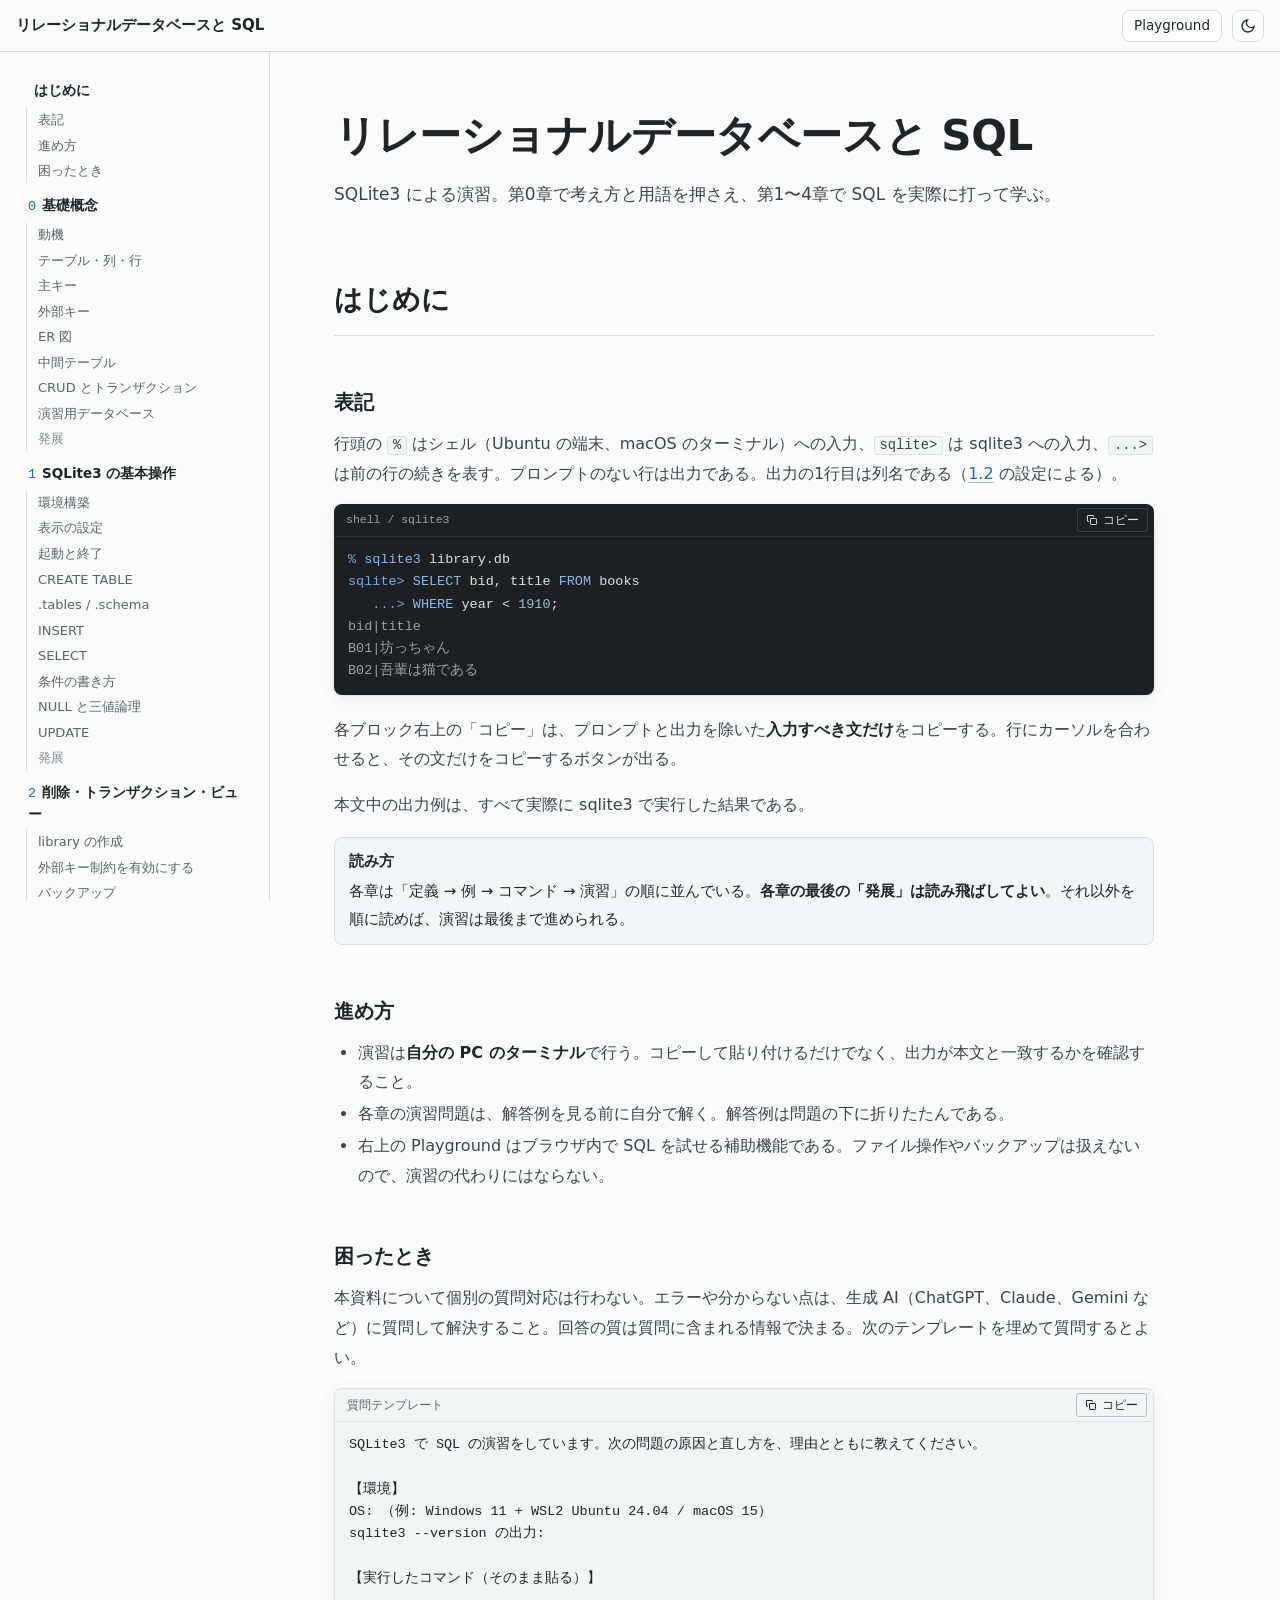
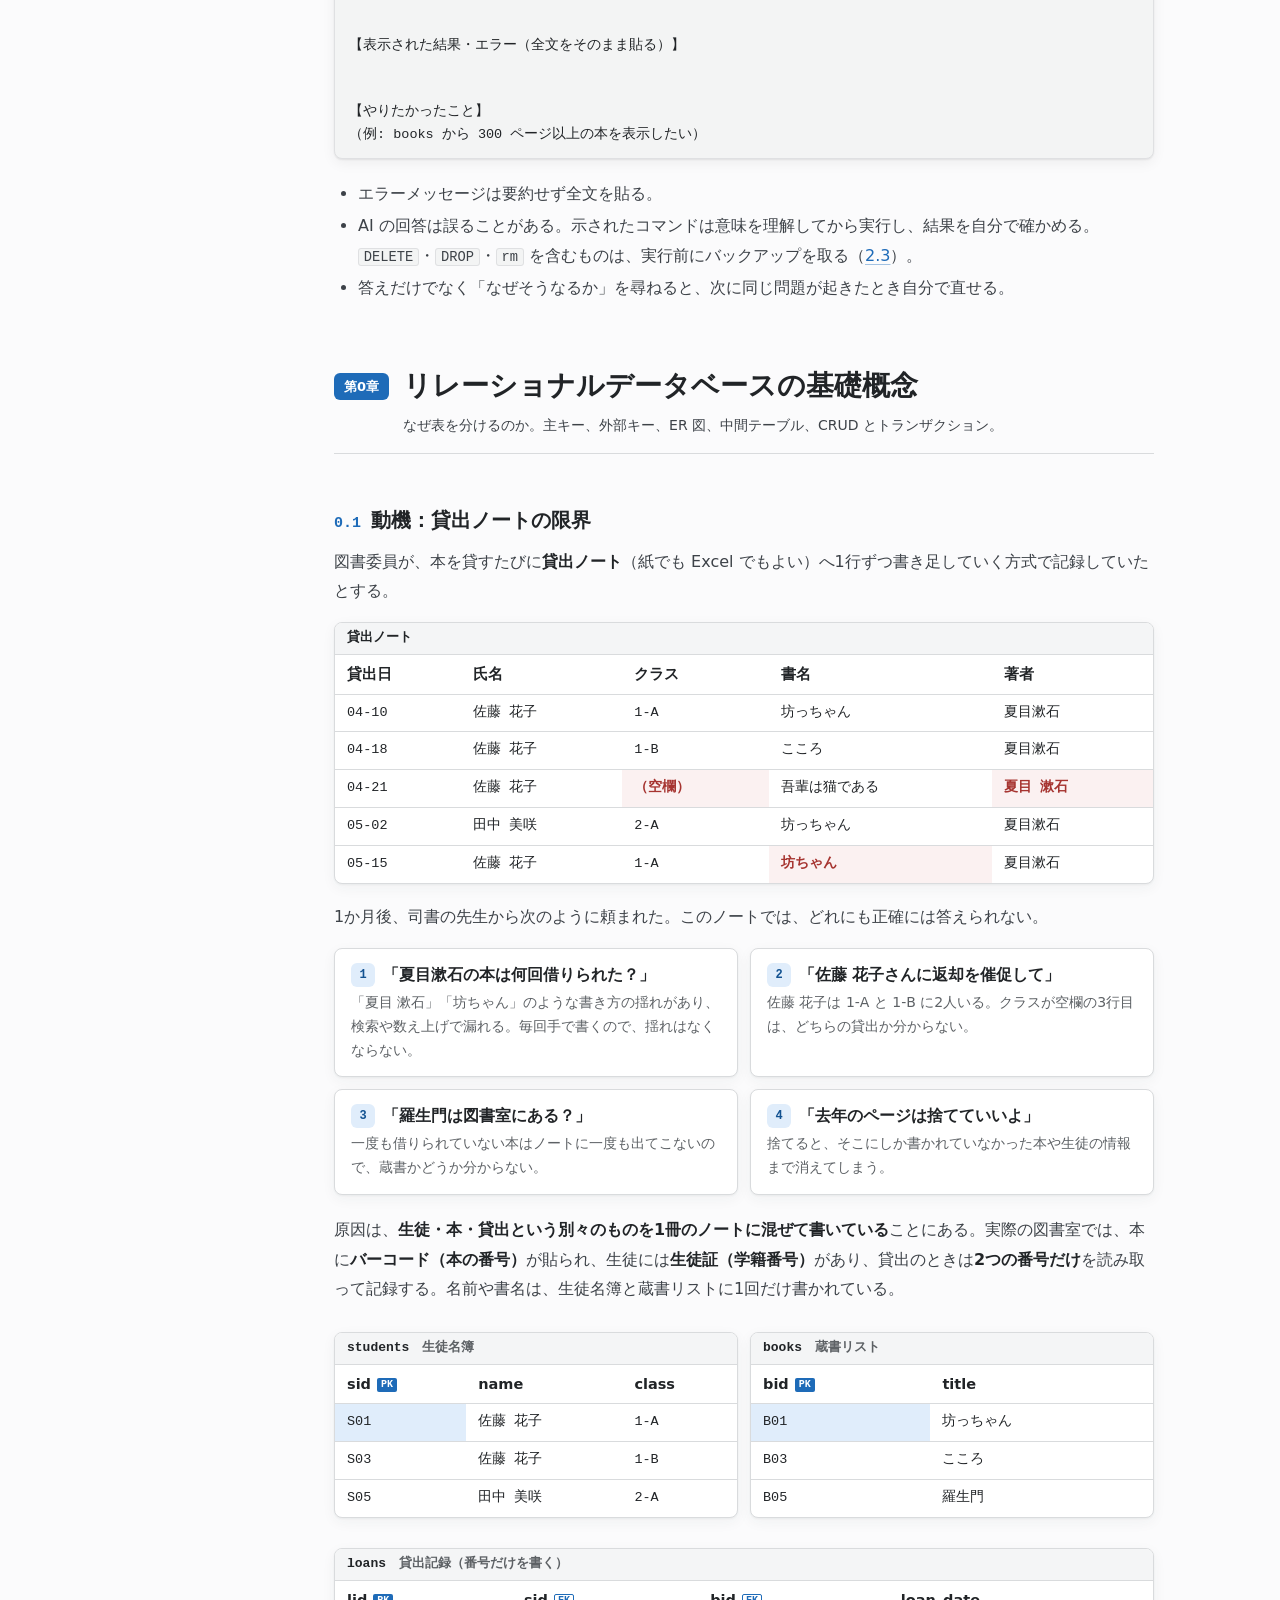
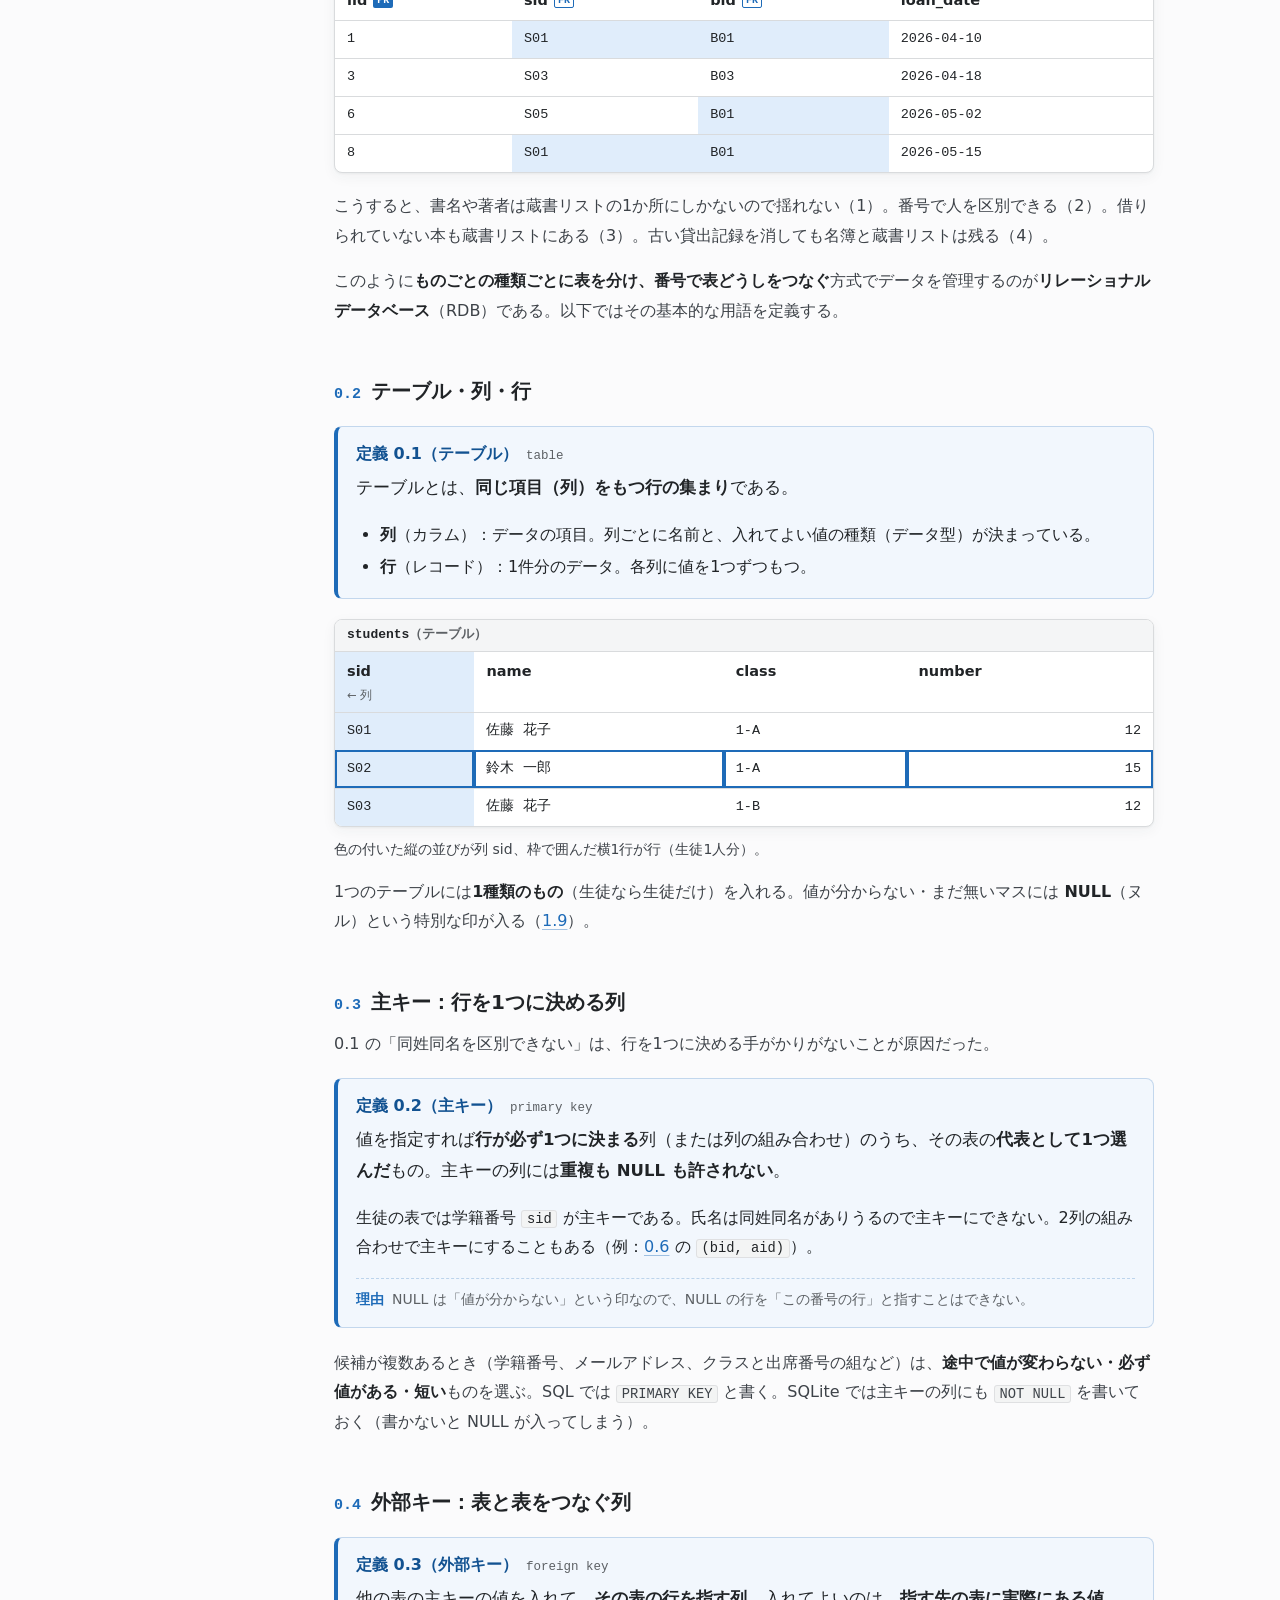
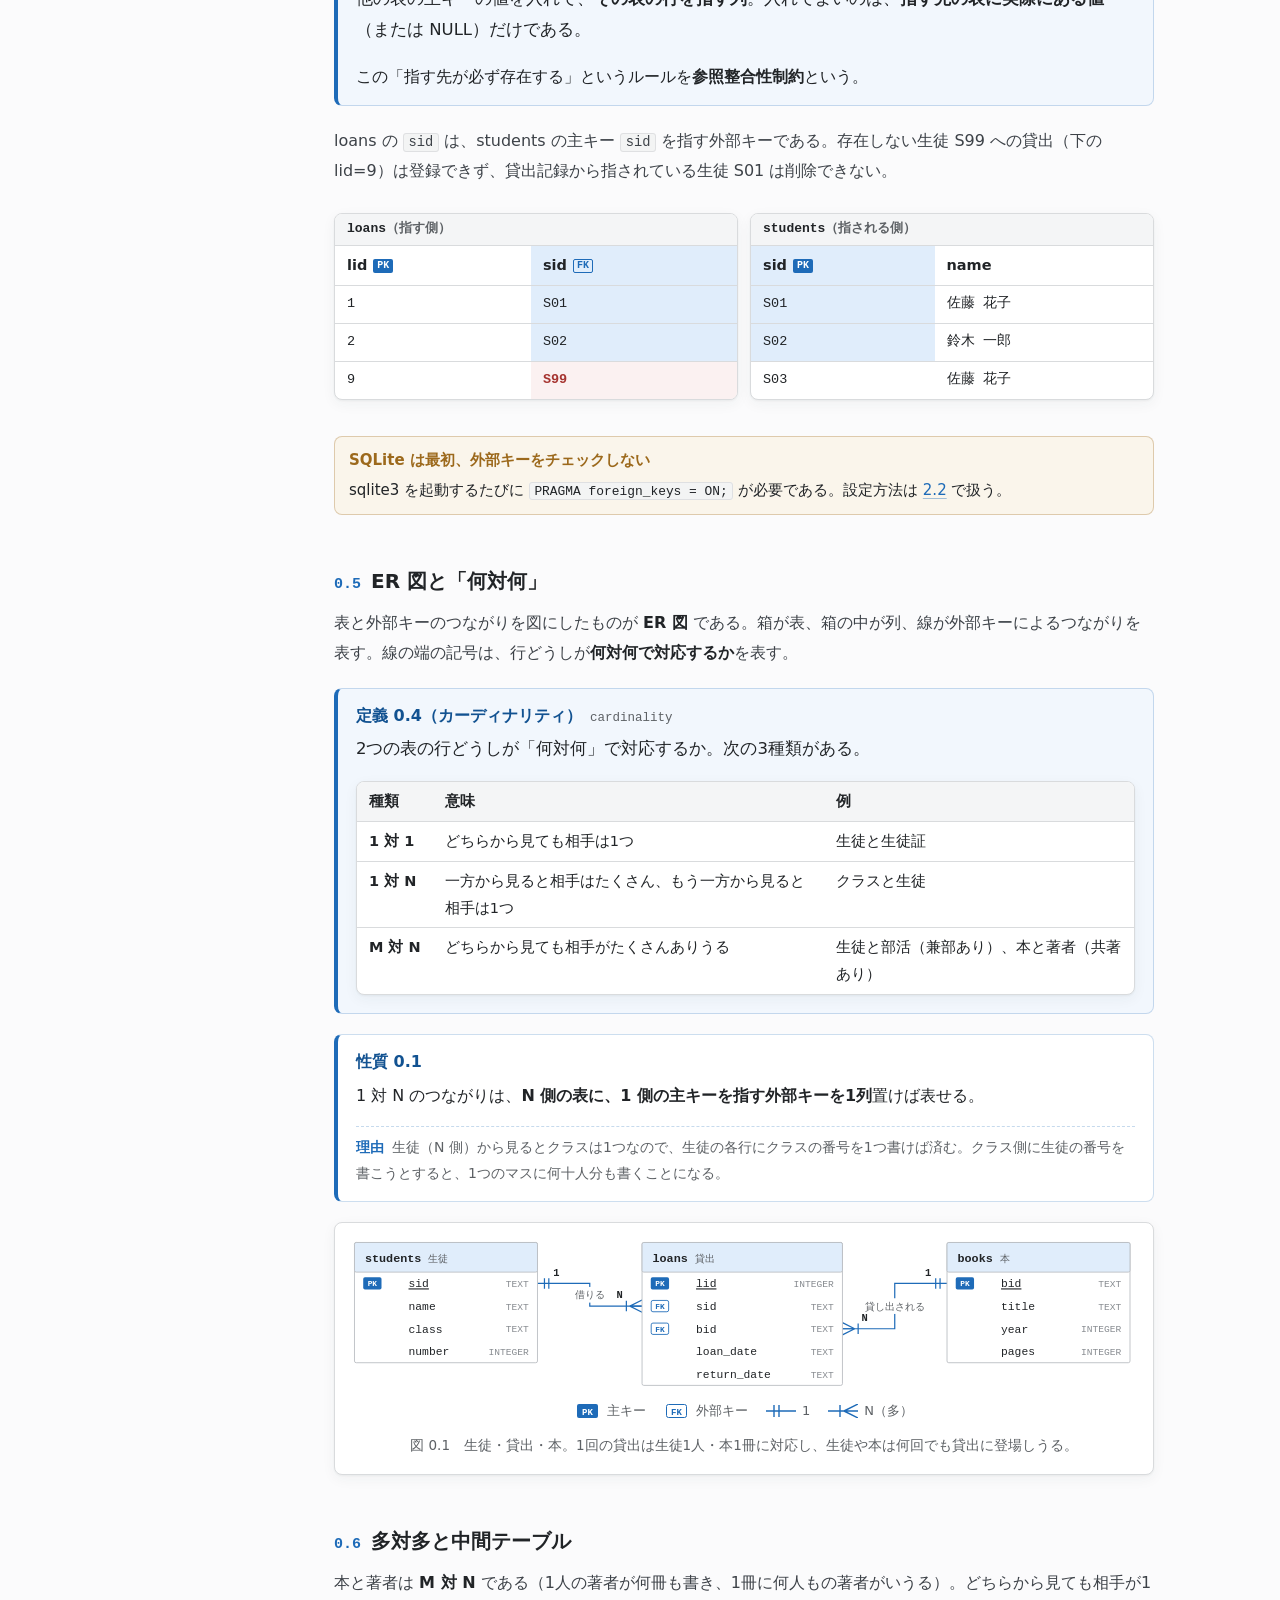
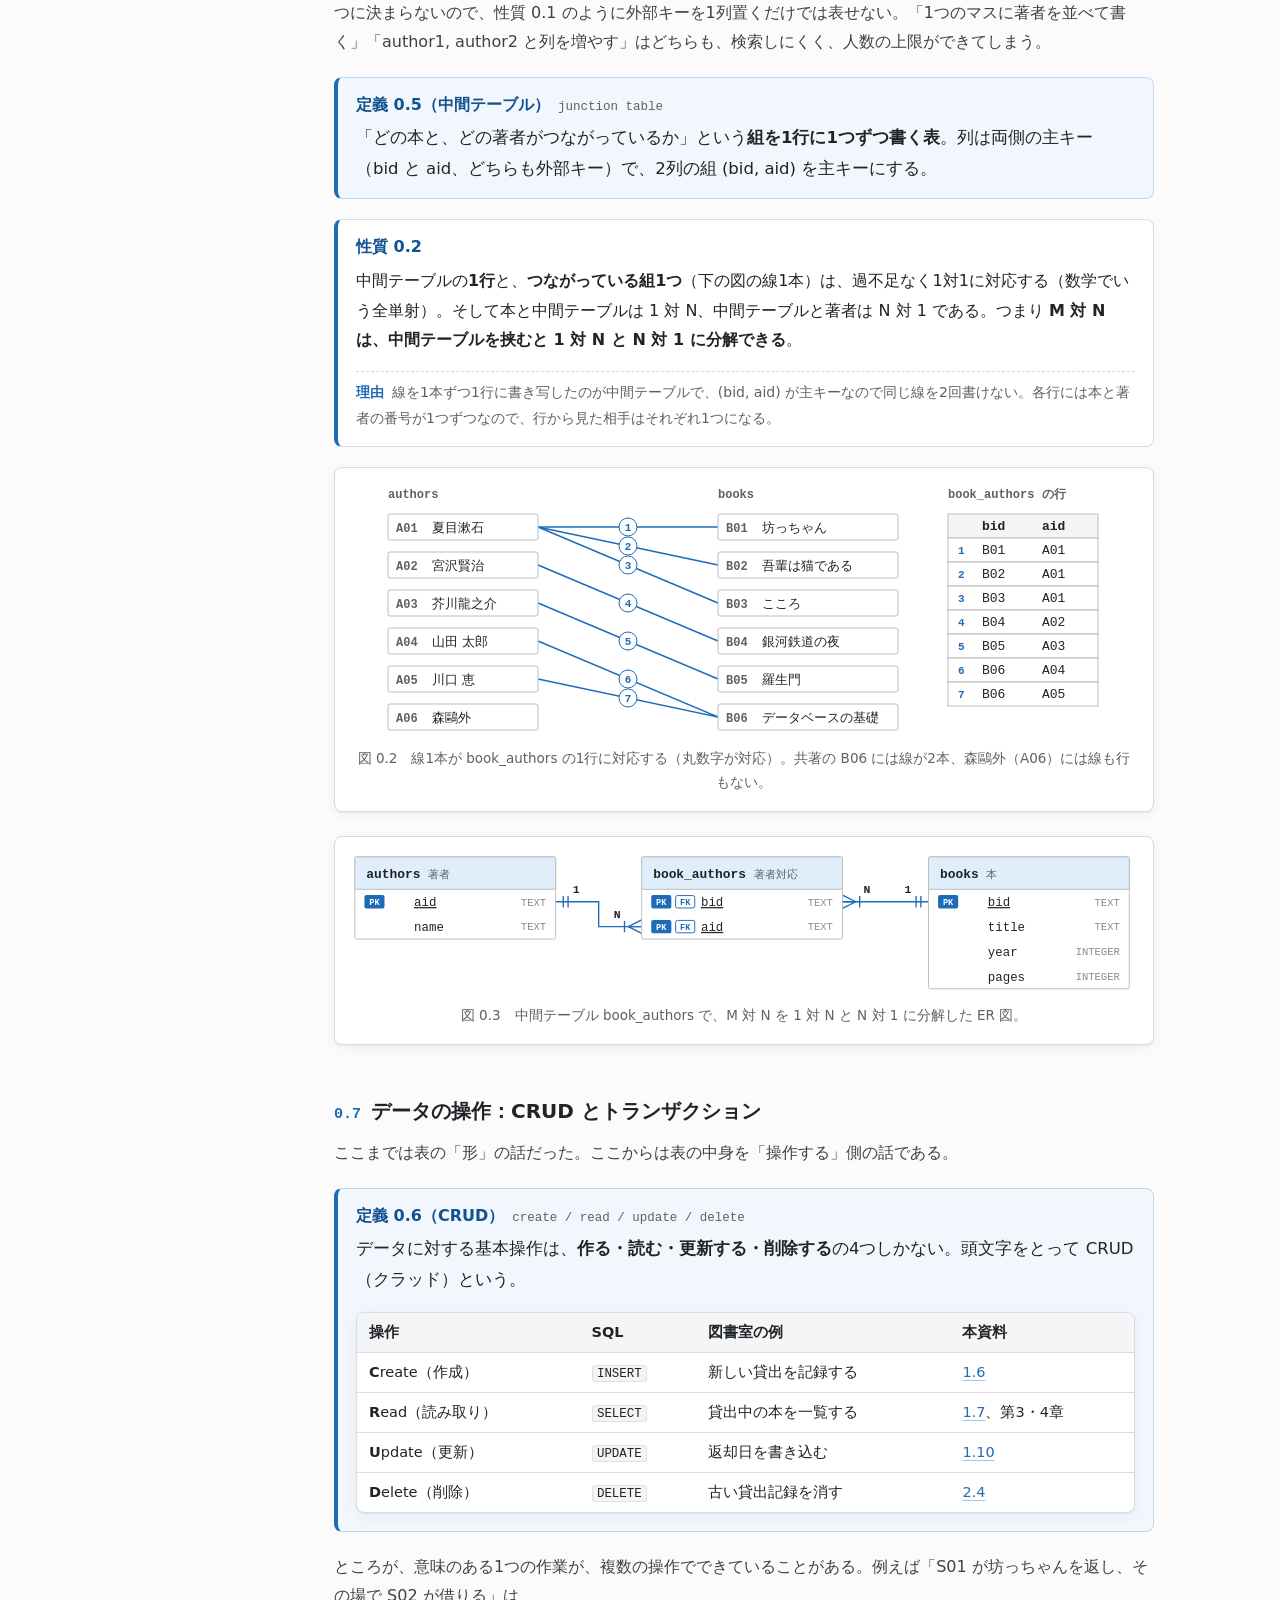
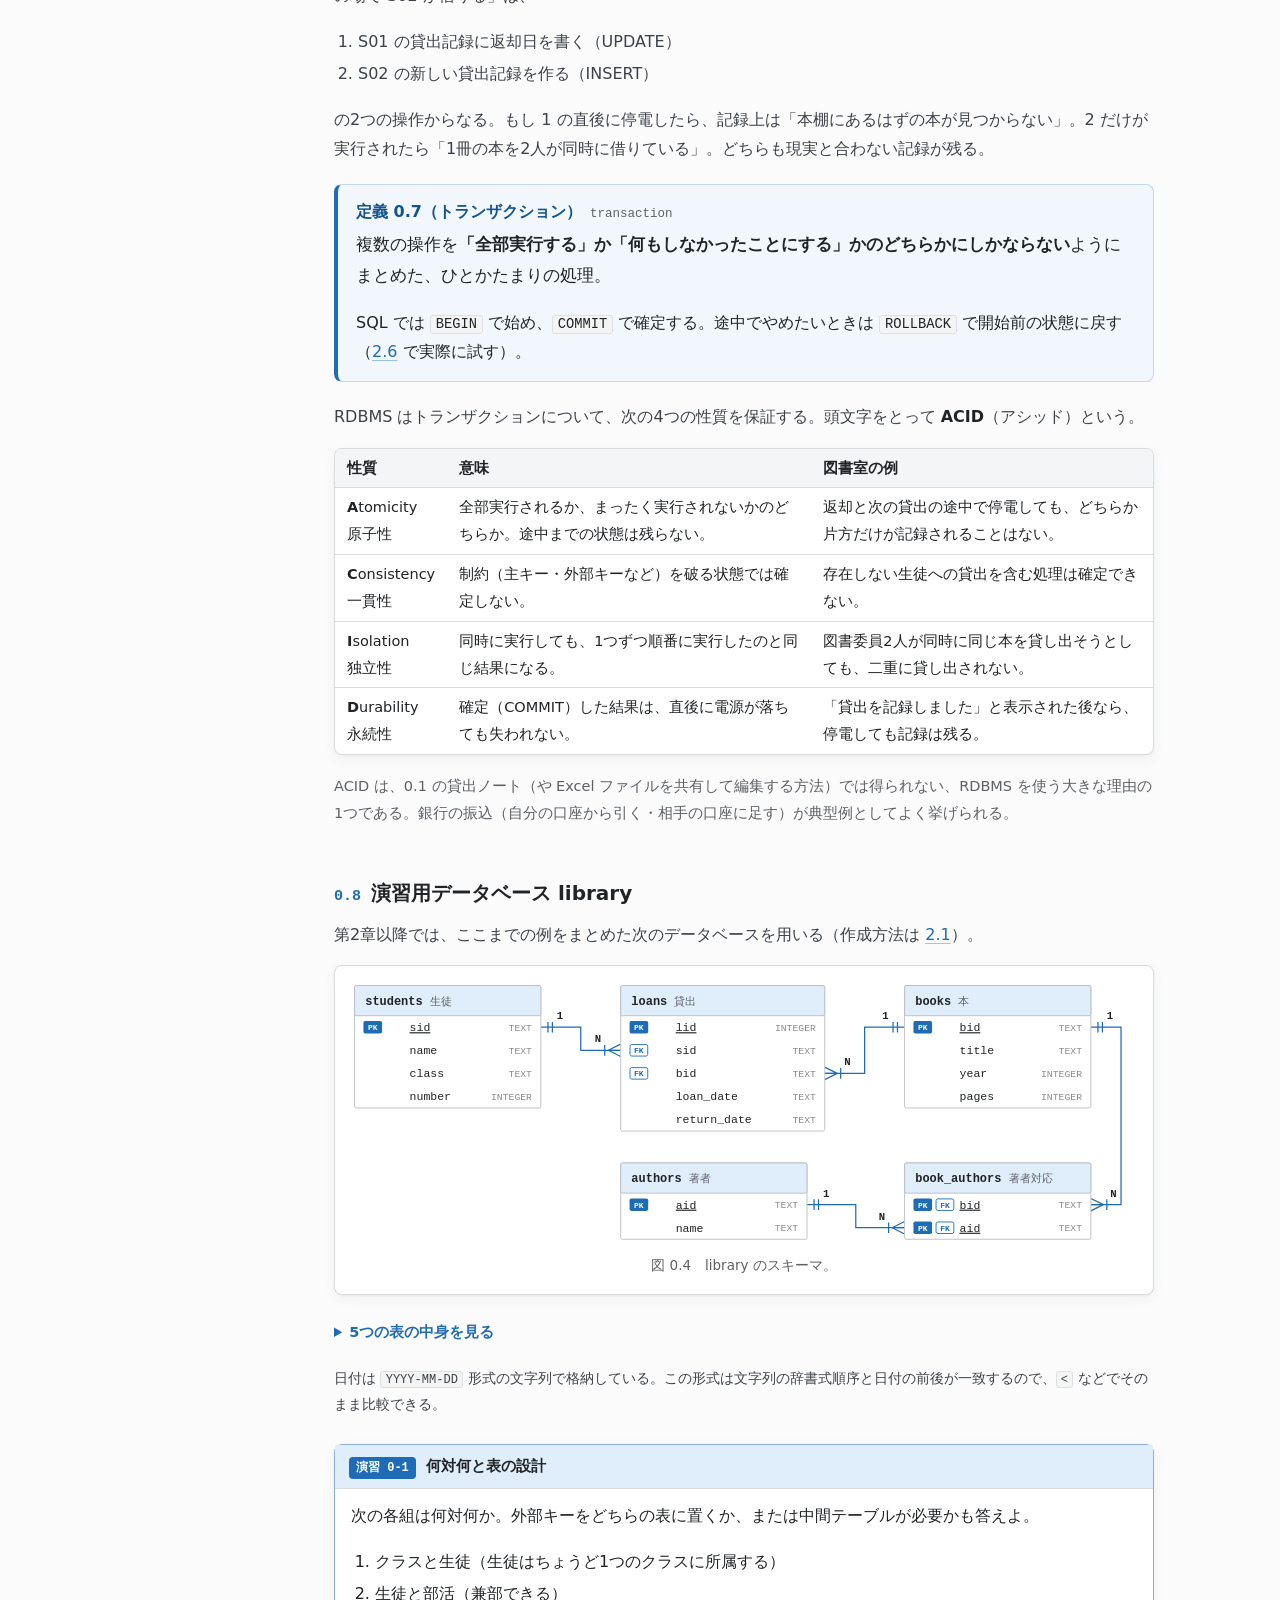
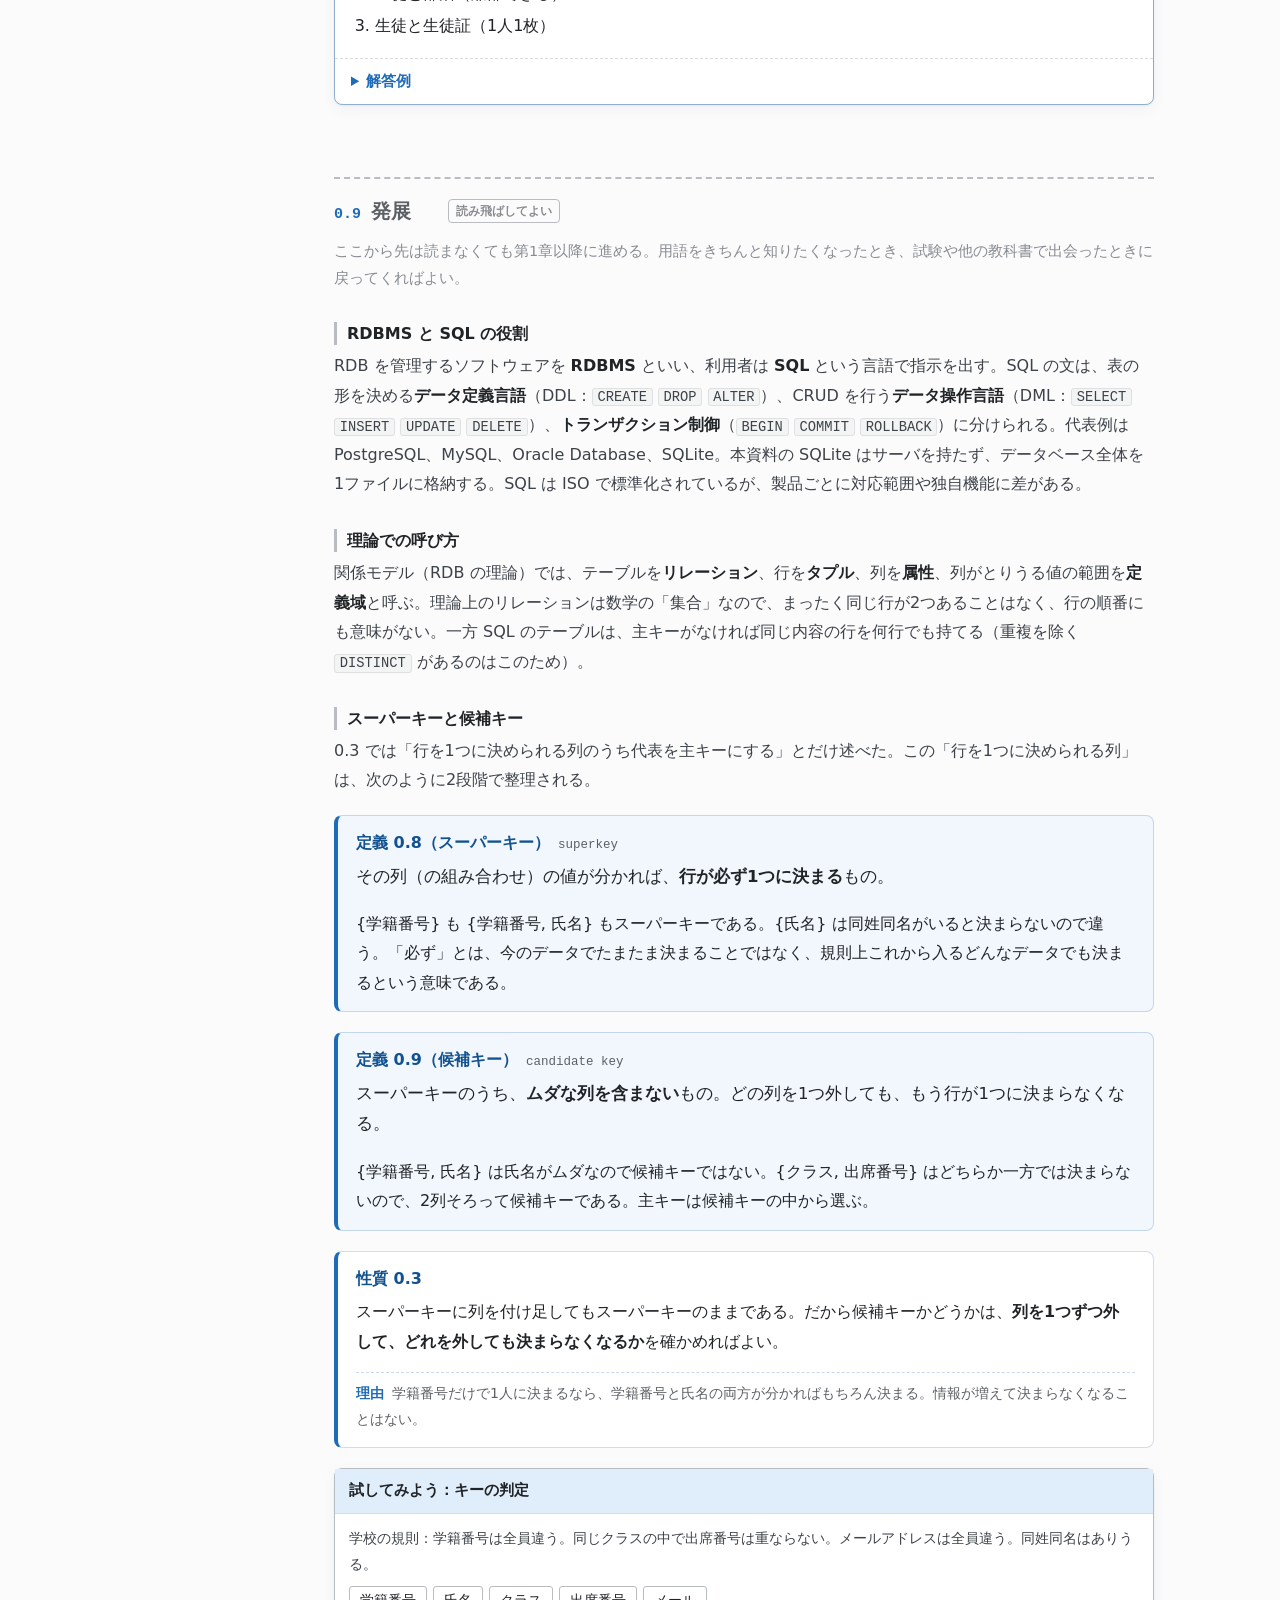
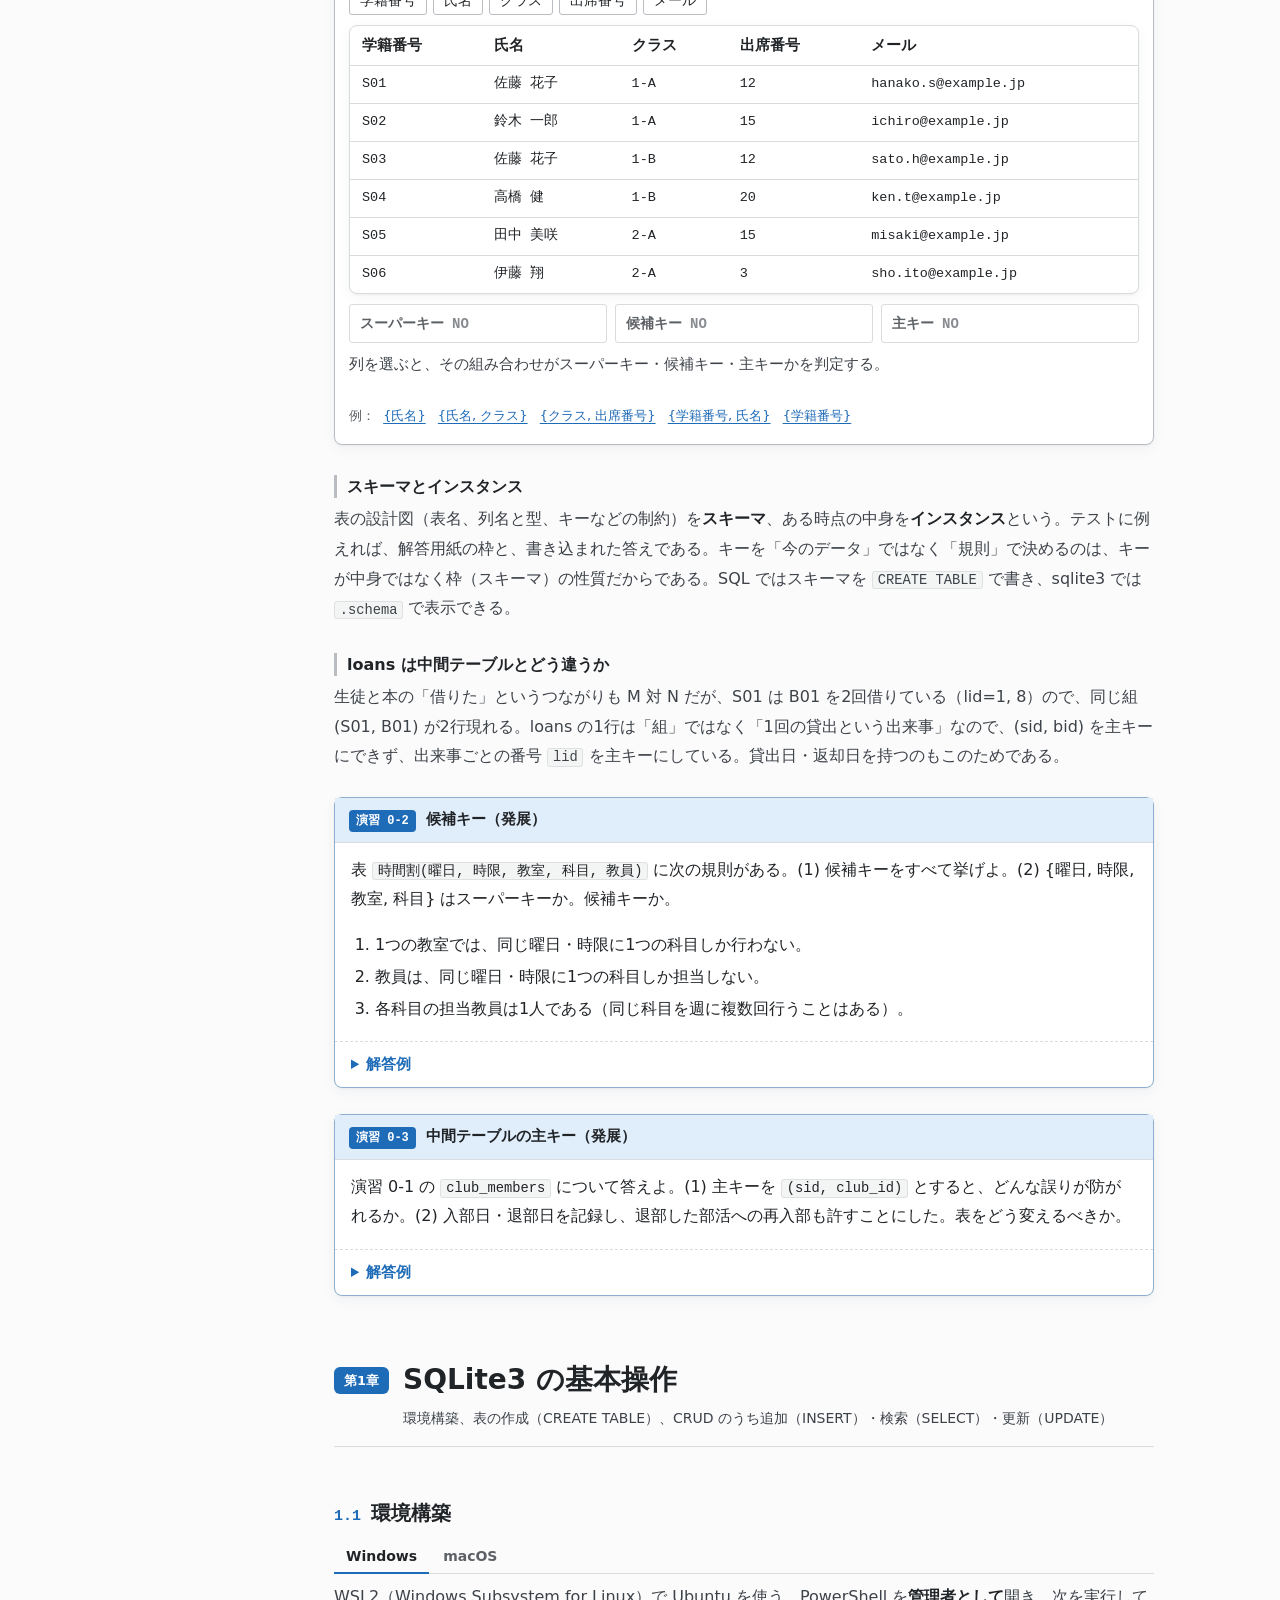
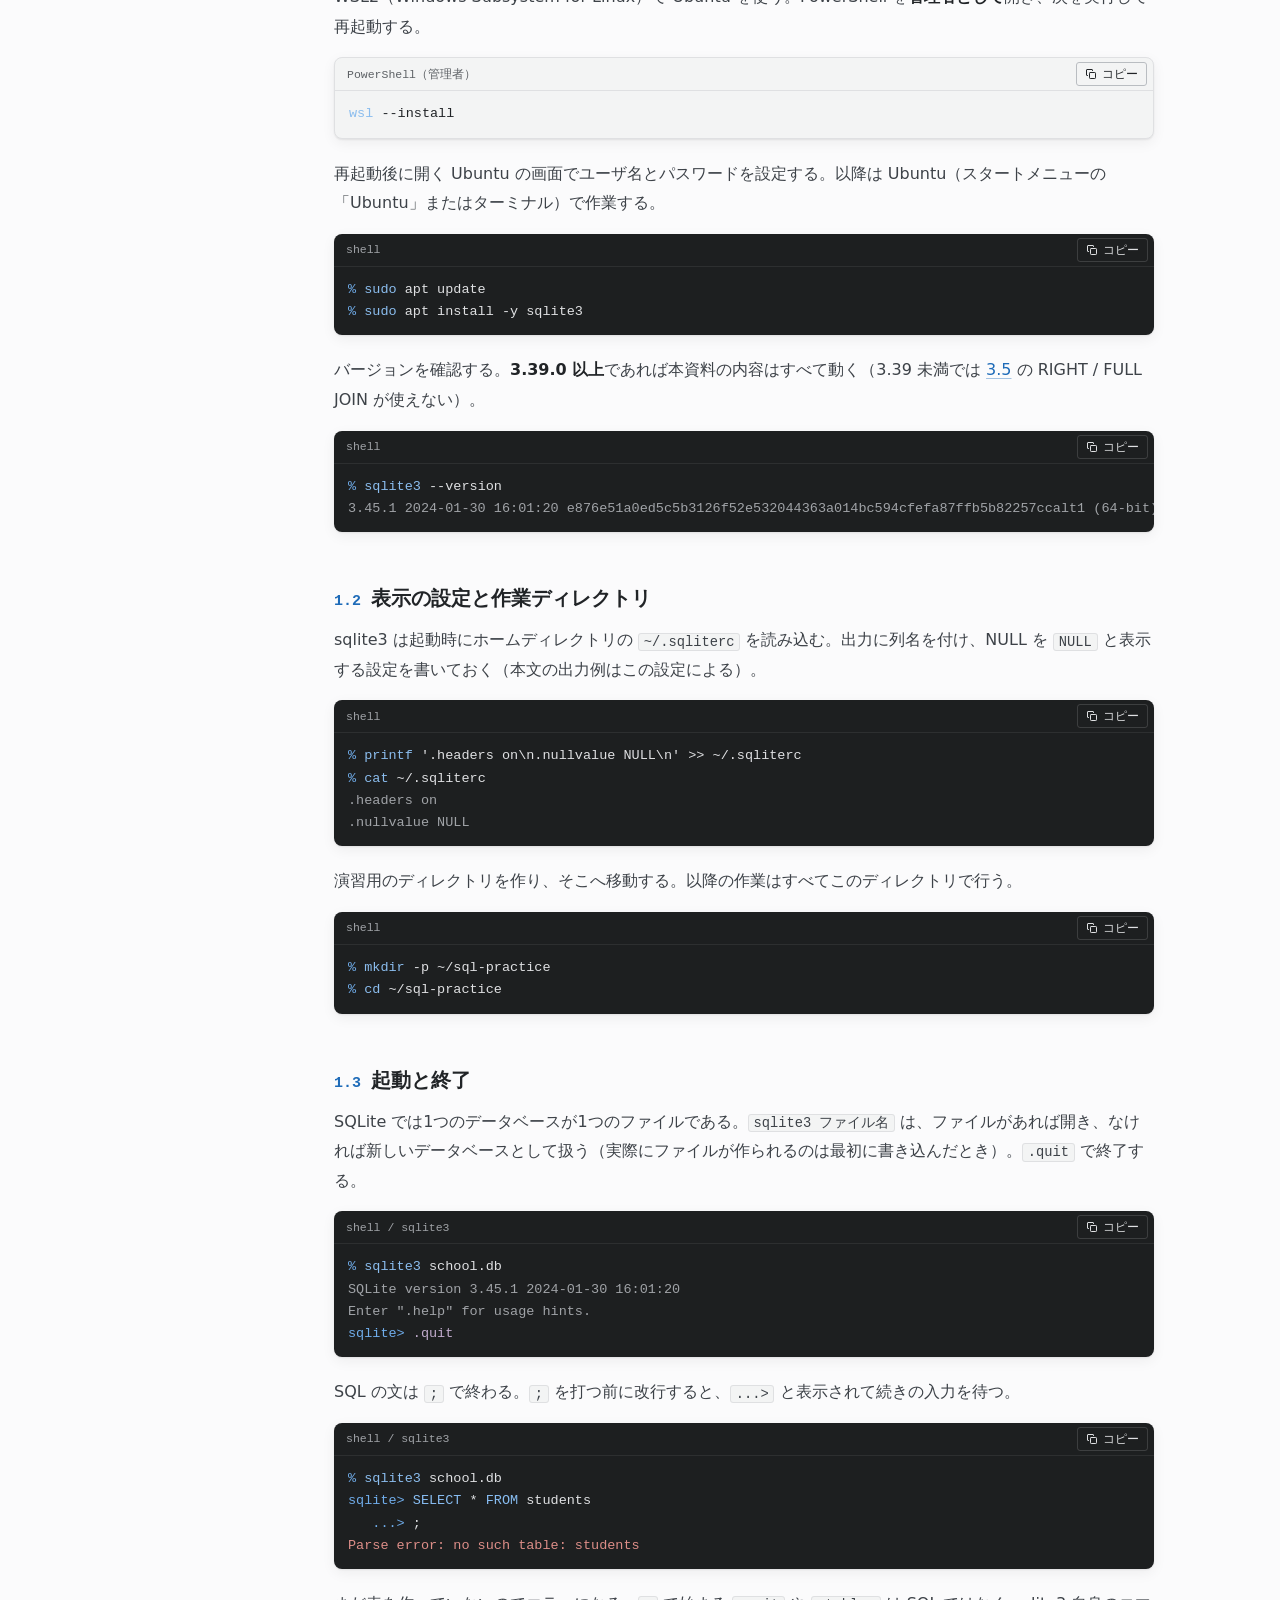
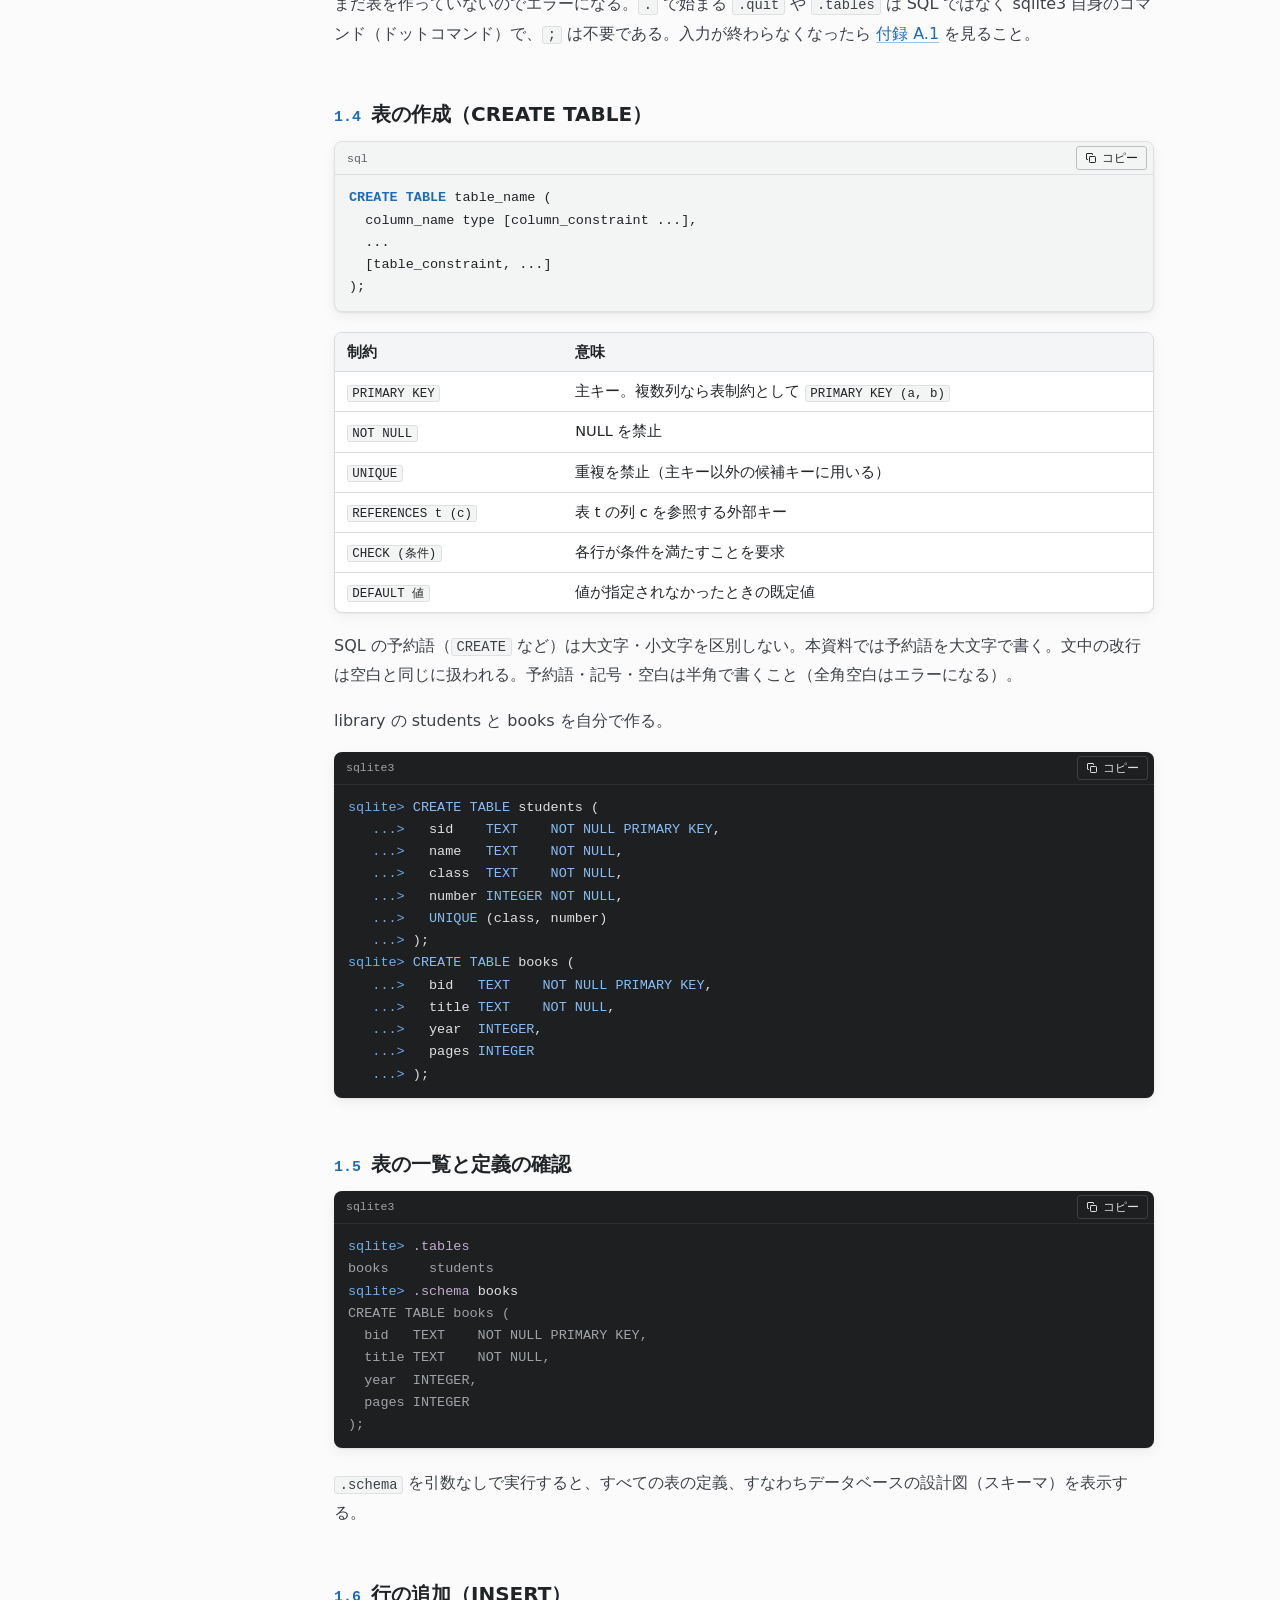
<file: index.html>
<!doctype html>
<html lang="ja">
<head>
<meta charset="utf-8">
<meta name="viewport" content="width=device-width, initial-scale=1">
<title>リレーショナルデータベースと SQL — SQLite3 による演習</title>
<meta name="description" content="リレーショナルデータベースの基礎概念（キー・外部キー・スキーマ・ER図・中間テーブル）と、SQLite3 を用いた SQL の演習。">
<script>
  (function () {
    var t = localStorage.getItem('theme');
    if (!t) t = matchMedia('(prefers-color-scheme: dark)').matches ? 'dark' : 'light';
    document.documentElement.dataset.theme = t;
  })();
</script>
<link rel="stylesheet" href="assets/style.css">
</head>
<body>

<header class="topbar">
  <button class="btn icon" id="menuBtn" type="button" aria-label="目次">
    <svg viewBox="0 0 24 24" fill="none" stroke="currentColor" stroke-width="2" stroke-linecap="round"><path d="M4 6h16M4 12h16M4 18h16"/></svg>
  </button>
  <a class="brand" href="#top">リレーショナルデータベースと SQL</a>
  <span class="spacer"></span>
  <button class="btn" id="pgOpen" type="button" title="ブラウザ内の SQLite（補助用）">Playground</button>
  <button class="btn icon" id="themeBtn" type="button" aria-label="ライト／ダーク切り替え" title="ライト／ダーク切り替え">
    <svg class="theme-icon-light" viewBox="0 0 24 24" fill="none" stroke="currentColor" stroke-width="2" stroke-linecap="round"><path d="M21 12.8A9 9 0 1 1 11.2 3a7 7 0 0 0 9.8 9.8z"/></svg>
    <svg class="theme-icon-dark" viewBox="0 0 24 24" fill="none" stroke="currentColor" stroke-width="2" stroke-linecap="round"><circle cx="12" cy="12" r="4.5"/><path d="M12 2v2M12 20v2M4.9 4.9l1.4 1.4M17.7 17.7l1.4 1.4M2 12h2M20 12h2M4.9 19.1l1.4-1.4M17.7 6.3l1.4-1.4"/></svg>
  </button>
  <div class="progress" id="progress"></div>
</header>

<div class="layout">
  <nav class="sidebar" aria-label="目次"><ul class="toc" id="toc"></ul></nav>

  <main class="content" id="top">
  <div class="prose">

  <div class="titleblock">
    <h1>リレーショナルデータベースと SQL</h1>
    <p>SQLite3 による演習。第0章で考え方と用語を押さえ、第1〜4章で SQL を実際に打って学ぶ。</p>
  </div>

  <!-- ===================================================== GUIDE -->
  <section class="chapter" id="guide" data-num="" data-short="はじめに">
    <div class="chapter-head"><h2>はじめに</h2></div>

    <h3 data-short="表記">表記</h3>
    <p>行頭の <code>%</code> はシェル（Ubuntu の端末、macOS のターミナル）への入力、<code>sqlite&gt;</code> は sqlite3 への入力、<code>...&gt;</code> は前の行の続きを表す。プロンプトのない行は出力である。出力の1行目は列名である（<a href="#ch1-2">1.2</a> の設定による）。</p>
    <pre class="term">
% sqlite3 library.db
sqlite> SELECT bid, title FROM books
   ...> WHERE year &lt; 1910;
bid|title
B01|坊っちゃん
B02|吾輩は猫である
    </pre>
    <p>各ブロック右上の「コピー」は、プロンプトと出力を除いた<strong>入力すべき文だけ</strong>をコピーする。行にカーソルを合わせると、その文だけをコピーするボタンが出る。</p>
    <p>本文中の出力例は、すべて実際に sqlite3 で実行した結果である。</p>
    <div class="callout"><span class="title">読み方</span>各章は「定義 → 例 → コマンド → 演習」の順に並んでいる。<strong>各章の最後の「発展」は読み飛ばしてよい</strong>。それ以外を順に読めば、演習は最後まで進められる。</div>

    <h3 data-short="進め方">進め方</h3>
    <ul>
      <li>演習は<strong>自分の PC のターミナル</strong>で行う。コピーして貼り付けるだけでなく、出力が本文と一致するかを確認すること。</li>
      <li>各章の演習問題は、解答例を見る前に自分で解く。解答例は問題の下に折りたたんである。</li>
      <li>右上の Playground はブラウザ内で SQL を試せる補助機能である。ファイル操作やバックアップは扱えないので、演習の代わりにはならない。</li>
    </ul>

    <h3 id="help" data-short="困ったとき">困ったとき</h3>
    <p>本資料について個別の質問対応は行わない。エラーや分からない点は、生成 AI（ChatGPT、Claude、Gemini など）に質問して解決すること。回答の質は質問に含まれる情報で決まる。次のテンプレートを埋めて質問するとよい。</p>
    <pre class="code" data-lang="text" data-label="質問テンプレート">
SQLite3 で SQL の演習をしています。次の問題の原因と直し方を、理由とともに教えてください。

【環境】
OS: （例: Windows 11 + WSL2 Ubuntu 24.04 / macOS 15）
sqlite3 --version の出力:

【実行したコマンド（そのまま貼る）】


【表示された結果・エラー（全文をそのまま貼る）】


【やりたかったこと】
（例: books から 300 ページ以上の本を表示したい）
    </pre>
    <ul>
      <li>エラーメッセージは要約せず全文を貼る。</li>
      <li>AI の回答は誤ることがある。示されたコマンドは意味を理解してから実行し、結果を自分で確かめる。<code>DELETE</code>・<code>DROP</code>・<code>rm</code> を含むものは、実行前にバックアップを取る（<a href="#ch2-3">2.3</a>）。</li>
      <li>答えだけでなく「なぜそうなるか」を尋ねると、次に同じ問題が起きたとき自分で直せる。</li>
    </ul>
  </section>

  <!-- ===================================================== CHAPTER 0 -->
  <section class="chapter" id="ch0" data-num="0" data-short="基礎概念">
    <div class="chapter-head"><div class="label">第0章</div><h2>リレーショナルデータベースの基礎概念</h2>
      <p class="chapter-sub">なぜ表を分けるのか。主キー、外部キー、ER 図、中間テーブル、CRUD とトランザクション。</p></div>

    <h3 data-short="動機"><span class="sec-num">0.1</span>動機：貸出ノートの限界</h3>
    <p>図書委員が、本を貸すたびに<strong>貸出ノート</strong>（紙でも Excel でもよい）へ1行ずつ書き足していく方式で記録していたとする。</p>
    <div class="table-wrap">
      <div class="table-caption"><span class="tname">貸出ノート</span></div>
      <table class="data">
        <thead><tr><th>貸出日</th><th>氏名</th><th>クラス</th><th>書名</th><th>著者</th></tr></thead>
        <tbody>
          <tr><td>04-10</td><td>佐藤 花子</td><td>1-A</td><td>坊っちゃん</td><td>夏目漱石</td></tr>
          <tr><td>04-18</td><td>佐藤 花子</td><td>1-B</td><td>こころ</td><td>夏目漱石</td></tr>
          <tr><td>04-21</td><td>佐藤 花子</td><td class="bad">（空欄）</td><td>吾輩は猫である</td><td class="bad">夏目 漱石</td></tr>
          <tr><td>05-02</td><td>田中 美咲</td><td>2-A</td><td>坊っちゃん</td><td>夏目漱石</td></tr>
          <tr><td>05-15</td><td>佐藤 花子</td><td>1-A</td><td class="bad">坊ちゃん</td><td>夏目漱石</td></tr>
        </tbody>
      </table>
    </div>
    <p>1か月後、司書の先生から次のように頼まれた。このノートでは、どれにも正確には答えられない。</p>
    <div class="grid cols-2">
      <div class="card"><h4><span class="ico">1</span>「夏目漱石の本は何回借りられた？」</h4><p>「夏目 漱石」「坊ちゃん」のような書き方の揺れがあり、検索や数え上げで漏れる。毎回手で書くので、揺れはなくならない。</p></div>
      <div class="card"><h4><span class="ico">2</span>「佐藤 花子さんに返却を催促して」</h4><p>佐藤 花子は 1-A と 1-B に2人いる。クラスが空欄の3行目は、どちらの貸出か分からない。</p></div>
      <div class="card"><h4><span class="ico">3</span>「羅生門は図書室にある？」</h4><p>一度も借りられていない本はノートに一度も出てこないので、蔵書かどうか分からない。</p></div>
      <div class="card"><h4><span class="ico">4</span>「去年のページは捨てていいよ」</h4><p>捨てると、そこにしか書かれていなかった本や生徒の情報まで消えてしまう。</p></div>
    </div>
    <p>原因は、<strong>生徒・本・貸出という別々のものを1冊のノートに混ぜて書いている</strong>ことにある。実際の図書室では、本に<strong>バーコード（本の番号）</strong>が貼られ、生徒には<strong>生徒証（学籍番号）</strong>があり、貸出のときは<strong>2つの番号だけ</strong>を読み取って記録する。名前や書名は、生徒名簿と蔵書リストに1回だけ書かれている。</p>
    <div class="tables-row">
      <div class="table-wrap"><div class="table-caption"><span class="tname">students</span>　生徒名簿</div>
        <table class="data"><thead><tr><th>sid<span class="k pk">PK</span></th><th>name</th><th>class</th></tr></thead>
        <tbody><tr><td class="id hl">S01</td><td>佐藤 花子</td><td>1-A</td></tr><tr><td class="id">S03</td><td>佐藤 花子</td><td>1-B</td></tr><tr><td class="id">S05</td><td>田中 美咲</td><td>2-A</td></tr></tbody></table></div>
      <div class="table-wrap"><div class="table-caption"><span class="tname">books</span>　蔵書リスト</div>
        <table class="data"><thead><tr><th>bid<span class="k pk">PK</span></th><th>title</th></tr></thead>
        <tbody><tr><td class="id hl">B01</td><td>坊っちゃん</td></tr><tr><td class="id">B03</td><td>こころ</td></tr><tr><td class="id">B05</td><td>羅生門</td></tr></tbody></table></div>
    </div>
    <div class="table-wrap"><div class="table-caption"><span class="tname">loans</span>　貸出記録（番号だけを書く）</div>
      <table class="data"><thead><tr><th>lid<span class="k pk">PK</span></th><th>sid<span class="k fk">FK</span></th><th>bid<span class="k fk">FK</span></th><th>loan_date</th></tr></thead>
      <tbody><tr><td class="id">1</td><td class="id hl">S01</td><td class="id hl">B01</td><td>2026-04-10</td></tr><tr><td class="id">3</td><td class="id">S03</td><td class="id">B03</td><td>2026-04-18</td></tr><tr><td class="id">6</td><td class="id">S05</td><td class="id hl">B01</td><td>2026-05-02</td></tr><tr><td class="id">8</td><td class="id hl">S01</td><td class="id hl">B01</td><td>2026-05-15</td></tr></tbody></table></div>
    <p>こうすると、書名や著者は蔵書リストの1か所にしかないので揺れない（1）。番号で人を区別できる（2）。借りられていない本も蔵書リストにある（3）。古い貸出記録を消しても名簿と蔵書リストは残る（4）。</p>
    <p>このように<strong>ものごとの種類ごとに表を分け、番号で表どうしをつなぐ</strong>方式でデータを管理するのが<strong>リレーショナルデータベース</strong>（RDB）である。以下ではその基本的な用語を定義する。</p>

    <h3 data-short="テーブル・列・行"><span class="sec-num">0.2</span>テーブル・列・行</h3>
    <div class="def">
      <span class="def-title">定義 0.1（テーブル）<span class="en">table</span></span>
      <p class="gist">テーブルとは、<strong>同じ項目（列）をもつ行の集まり</strong>である。</p>
      <ul>
        <li><strong>列</strong>（カラム）：データの項目。列ごとに名前と、入れてよい値の種類（データ型）が決まっている。</li>
        <li><strong>行</strong>（レコード）：1件分のデータ。各列に値を1つずつもつ。</li>
      </ul>
    </div>
    <div class="table-wrap">
      <div class="table-caption"><span class="tname">students</span>（テーブル）</div>
      <table class="data">
        <thead><tr><th class="hl">sid<span class="sub">← 列</span></th><th>name</th><th>class</th><th>number</th></tr></thead>
        <tbody>
          <tr><td class="hl">S01</td><td>佐藤 花子</td><td>1-A</td><td>12</td></tr>
          <tr><td class="hl" style="outline:2px solid var(--accent);outline-offset:-2px">S02</td><td style="outline:2px solid var(--accent);outline-offset:-2px">鈴木 一郎</td><td style="outline:2px solid var(--accent);outline-offset:-2px">1-A</td><td style="outline:2px solid var(--accent);outline-offset:-2px">15</td></tr>
          <tr><td class="hl">S03</td><td>佐藤 花子</td><td>1-B</td><td>12</td></tr>
        </tbody>
      </table>
    </div>
    <p class="small muted" style="margin-top:-8px">色の付いた縦の並びが列 sid、枠で囲んだ横1行が行（生徒1人分）。</p>
    <p>1つのテーブルには<strong>1種類のもの</strong>（生徒なら生徒だけ）を入れる。値が分からない・まだ無いマスには <strong>NULL</strong>（ヌル）という特別な印が入る（<a href="#ch1-9">1.9</a>）。</p>

    <h3 data-short="主キー"><span class="sec-num">0.3</span>主キー：行を1つに決める列</h3>
    <p>0.1 の「同姓同名を区別できない」は、行を1つに決める手がかりがないことが原因だった。</p>
    <div class="def">
      <span class="def-title">定義 0.2（主キー）<span class="en">primary key</span></span>
      <p class="gist">値を指定すれば<strong>行が必ず1つに決まる</strong>列（または列の組み合わせ）のうち、その表の<strong>代表として1つ選んだ</strong>もの。主キーの列には<strong>重複も NULL も許されない</strong>。</p>
      <p>生徒の表では学籍番号 <code>sid</code> が主キーである。氏名は同姓同名がありうるので主キーにできない。2列の組み合わせで主キーにすることもある（例：<a href="#ch0-6">0.6</a> の <code>(bid, aid)</code>）。</p>
      <p class="reason"><span>理由</span>NULL は「値が分からない」という印なので、NULL の行を「この番号の行」と指すことはできない。</p>
    </div>
    <p>候補が複数あるとき（学籍番号、メールアドレス、クラスと出席番号の組など）は、<strong>途中で値が変わらない・必ず値がある・短い</strong>ものを選ぶ。SQL では <code>PRIMARY KEY</code> と書く。SQLite では主キーの列にも <code>NOT NULL</code> を書いておく（書かないと NULL が入ってしまう）。</p>

    <h3 data-short="外部キー"><span class="sec-num">0.4</span>外部キー：表と表をつなぐ列</h3>
    <div class="def">
      <span class="def-title">定義 0.3（外部キー）<span class="en">foreign key</span></span>
      <p class="gist">他の表の主キーの値を入れて、<strong>その表の行を指す列</strong>。入れてよいのは、<strong>指す先の表に実際にある値</strong>（または NULL）だけである。</p>
      <p>この「指す先が必ず存在する」というルールを<strong>参照整合性制約</strong>という。</p>
    </div>
    <p>loans の <code>sid</code> は、students の主キー <code>sid</code> を指す外部キーである。存在しない生徒 S99 への貸出（下の lid=9）は登録できず、貸出記録から指されている生徒 S01 は削除できない。</p>
    <div class="tables-row">
      <div class="table-wrap"><div class="table-caption"><span class="tname">loans</span>（指す側）</div>
        <table class="data"><thead><tr><th>lid<span class="k pk">PK</span></th><th class="hl">sid<span class="k fk">FK</span></th></tr></thead>
        <tbody><tr><td class="id">1</td><td class="id hl">S01</td></tr><tr><td class="id">2</td><td class="id hl">S02</td></tr><tr><td class="id">9</td><td class="id bad">S99</td></tr></tbody></table></div>
      <div class="table-wrap"><div class="table-caption"><span class="tname">students</span>（指される側）</div>
        <table class="data"><thead><tr><th class="hl">sid<span class="k pk">PK</span></th><th>name</th></tr></thead>
        <tbody><tr><td class="id hl">S01</td><td>佐藤 花子</td></tr><tr><td class="id hl">S02</td><td>鈴木 一郎</td></tr><tr><td class="id">S03</td><td>佐藤 花子</td></tr></tbody></table></div>
    </div>
    <div class="callout warn"><span class="title">SQLite は最初、外部キーをチェックしない</span>sqlite3 を起動するたびに <code>PRAGMA foreign_keys = ON;</code> が必要である。設定方法は <a href="#ch2-2">2.2</a> で扱う。</div>

    <h3 data-short="ER 図"><span class="sec-num">0.5</span>ER 図と「何対何」</h3>
    <p>表と外部キーのつながりを図にしたものが <strong>ER 図</strong> である。箱が表、箱の中が列、線が外部キーによるつながりを表す。線の端の記号は、行どうしが<strong>何対何で対応するか</strong>を表す。</p>
    <div class="def">
      <span class="def-title">定義 0.4（カーディナリティ）<span class="en">cardinality</span></span>
      <p class="gist">2つの表の行どうしが「何対何」で対応するか。次の3種類がある。</p>
      <div class="table-wrap" style="margin:8px 0 4px"><table class="plain">
        <thead><tr><th>種類</th><th>意味</th><th>例</th></tr></thead>
        <tbody>
          <tr><td><strong>1&nbsp;対&nbsp;1</strong></td><td>どちらから見ても相手は1つ</td><td>生徒と生徒証</td></tr>
          <tr><td><strong>1&nbsp;対&nbsp;N</strong></td><td>一方から見ると相手はたくさん、もう一方から見ると相手は1つ</td><td>クラスと生徒</td></tr>
          <tr><td><strong>M&nbsp;対&nbsp;N</strong></td><td>どちらから見ても相手がたくさんありうる</td><td>生徒と部活（兼部あり）、本と著者（共著あり）</td></tr>
        </tbody>
      </table></div>
    </div>
    <div class="thm">
      <span class="def-title">性質 0.1</span>
      <p>1&nbsp;対&nbsp;N のつながりは、<strong>N 側の表に、1 側の主キーを指す外部キーを1列</strong>置けば表せる。</p>
      <p class="reason"><span>理由</span>生徒（N 側）から見るとクラスは1つなので、生徒の各行にクラスの番号を1つ書けば済む。クラス側に生徒の番号を書こうとすると、1つのマスに何十人分も書くことになる。</p>
    </div>
    <figure class="fig" data-er="core">
      <div class="legend">
        <span><svg width="26" height="14"><rect x="2" y="0" width="21" height="14" rx="2" style="fill:var(--accent)"/><text x="12.5" y="10.5" text-anchor="middle" style="fill:var(--accent-fg);font:700 9px var(--font-mono)">PK</text></svg>主キー</span>
        <span><svg width="26" height="14"><rect x="2.5" y=".5" width="20" height="13" rx="2" style="fill:none;stroke:var(--accent)"/><text x="12.5" y="10.5" text-anchor="middle" style="fill:var(--accent);font:700 9px var(--font-mono)">FK</text></svg>外部キー</span>
        <span><svg width="30" height="14"><path d="M0 7H30M8 1v12M13 1v12" style="stroke:var(--accent);stroke-width:1.4;fill:none"/></svg>1</span>
        <span><svg width="30" height="14"><path d="M0 7H30M16 7L30 0M16 7L30 14M12 1v12" style="stroke:var(--accent);stroke-width:1.4;fill:none"/></svg>N（多）</span>
      </div>
      <figcaption>図 0.1　生徒・貸出・本。1回の貸出は生徒1人・本1冊に対応し、生徒や本は何回でも貸出に登場しうる。</figcaption>
    </figure>

    <h3 data-short="中間テーブル"><span class="sec-num">0.6</span>多対多と中間テーブル</h3>
    <p>本と著者は <strong>M&nbsp;対&nbsp;N</strong> である（1人の著者が何冊も書き、1冊に何人もの著者がいうる）。どちらから見ても相手が1つに決まらないので、性質 0.1 のように外部キーを1列置くだけでは表せない。「1つのマスに著者を並べて書く」「author1, author2 と列を増やす」はどちらも、検索しにくく、人数の上限ができてしまう。</p>
    <div class="def">
      <span class="def-title">定義 0.5（中間テーブル）<span class="en">junction table</span></span>
      <p class="gist">「どの本と、どの著者がつながっているか」という<strong>組を1行に1つずつ書く表</strong>。列は両側の主キー（bid と aid、どちらも外部キー）で、2列の組 (bid, aid) を主キーにする。</p>
    </div>
    <div class="thm">
      <span class="def-title">性質 0.2</span>
      <p>中間テーブルの<strong>1行</strong>と、<strong>つながっている組1つ</strong>（下の図の線1本）は、過不足なく1対1に対応する（数学でいう全単射）。そして本と中間テーブルは 1&nbsp;対&nbsp;N、中間テーブルと著者は N&nbsp;対&nbsp;1 である。つまり <strong>M&nbsp;対&nbsp;N は、中間テーブルを挟むと 1&nbsp;対&nbsp;N と N&nbsp;対&nbsp;1 に分解できる</strong>。</p>
      <p class="reason"><span>理由</span>線を1本ずつ1行に書き写したのが中間テーブルで、(bid, aid) が主キーなので同じ線を2回書けない。各行には本と著者の番号が1つずつなので、行から見た相手はそれぞれ1つになる。</p>
    </div>
    <figure class="fig" data-bip="1">
      <figcaption>図 0.2　線1本が book_authors の1行に対応する（丸数字が対応）。共著の B06 には線が2本、森鷗外（A06）には線も行もない。</figcaption>
    </figure>
    <figure class="fig" data-er="nm">
      <figcaption>図 0.3　中間テーブル book_authors で、M&nbsp;対&nbsp;N を 1&nbsp;対&nbsp;N と N&nbsp;対&nbsp;1 に分解した ER 図。</figcaption>
    </figure>

    <h3 data-short="CRUD とトランザクション"><span class="sec-num">0.7</span>データの操作：CRUD とトランザクション</h3>
    <p>ここまでは表の「形」の話だった。ここからは表の中身を「操作する」側の話である。</p>
    <div class="def">
      <span class="def-title">定義 0.6（CRUD）<span class="en">create / read / update / delete</span></span>
      <p class="gist">データに対する基本操作は、<strong>作る・読む・更新する・削除する</strong>の4つしかない。頭文字をとって CRUD（クラッド）という。</p>
      <div class="table-wrap" style="margin:8px 0 4px"><table class="plain">
        <thead><tr><th>操作</th><th>SQL</th><th>図書室の例</th><th>本資料</th></tr></thead>
        <tbody>
          <tr><td><strong>C</strong>reate（作成）</td><td><code>INSERT</code></td><td>新しい貸出を記録する</td><td><a href="#ch1-6">1.6</a></td></tr>
          <tr><td><strong>R</strong>ead（読み取り）</td><td><code>SELECT</code></td><td>貸出中の本を一覧する</td><td><a href="#ch1-7">1.7</a>、第3・4章</td></tr>
          <tr><td><strong>U</strong>pdate（更新）</td><td><code>UPDATE</code></td><td>返却日を書き込む</td><td><a href="#ch1-10">1.10</a></td></tr>
          <tr><td><strong>D</strong>elete（削除）</td><td><code>DELETE</code></td><td>古い貸出記録を消す</td><td><a href="#ch2-4">2.4</a></td></tr>
        </tbody>
      </table></div>
    </div>
    <p>ところが、意味のある1つの作業が、複数の操作でできていることがある。例えば「S01 が坊っちゃんを返し、その場で S02 が借りる」は、</p>
    <ol>
      <li>S01 の貸出記録に返却日を書く（UPDATE）</li>
      <li>S02 の新しい貸出記録を作る（INSERT）</li>
    </ol>
    <p>の2つの操作からなる。もし 1 の直後に停電したら、記録上は「本棚にあるはずの本が見つからない」。2 だけが実行されたら「1冊の本を2人が同時に借りている」。どちらも現実と合わない記録が残る。</p>
    <div class="def">
      <span class="def-title">定義 0.7（トランザクション）<span class="en">transaction</span></span>
      <p class="gist">複数の操作を<strong>「全部実行する」か「何もしなかったことにする」かのどちらかにしかならない</strong>ようにまとめた、ひとかたまりの処理。</p>
      <p>SQL では <code>BEGIN</code> で始め、<code>COMMIT</code> で確定する。途中でやめたいときは <code>ROLLBACK</code> で開始前の状態に戻す（<a href="#ch2-6">2.6</a> で実際に試す）。</p>
    </div>
    <p>RDBMS はトランザクションについて、次の4つの性質を保証する。頭文字をとって <strong>ACID</strong>（アシッド）という。</p>
    <div class="table-wrap"><table class="plain">
      <thead><tr><th>性質</th><th>意味</th><th>図書室の例</th></tr></thead>
      <tbody>
        <tr><td><strong>A</strong>tomicity<br>原子性</td><td>全部実行されるか、まったく実行されないかのどちらか。途中までの状態は残らない。</td><td>返却と次の貸出の途中で停電しても、どちらか片方だけが記録されることはない。</td></tr>
        <tr><td><strong>C</strong>onsistency<br>一貫性</td><td>制約（主キー・外部キーなど）を破る状態では確定しない。</td><td>存在しない生徒への貸出を含む処理は確定できない。</td></tr>
        <tr><td><strong>I</strong>solation<br>独立性</td><td>同時に実行しても、1つずつ順番に実行したのと同じ結果になる。</td><td>図書委員2人が同時に同じ本を貸し出そうとしても、二重に貸し出されない。</td></tr>
        <tr><td><strong>D</strong>urability<br>永続性</td><td>確定（COMMIT）した結果は、直後に電源が落ちても失われない。</td><td>「貸出を記録しました」と表示された後なら、停電しても記録は残る。</td></tr>
      </tbody>
    </table></div>
    <p class="sub">ACID は、0.1 の貸出ノート（や Excel ファイルを共有して編集する方法）では得られない、RDBMS を使う大きな理由の1つである。銀行の振込（自分の口座から引く・相手の口座に足す）が典型例としてよく挙げられる。</p>

    <h3 data-short="演習用データベース"><span class="sec-num">0.8</span>演習用データベース library</h3>
    <p>第2章以降では、ここまでの例をまとめた次のデータベースを用いる（作成方法は <a href="#ch2-1">2.1</a>）。</p>
    <figure class="fig" data-er="library">
      <figcaption>図 0.4　library のスキーマ。</figcaption>
    </figure>
    <details class="fold"><summary>5つの表の中身を見る</summary>
    <div class="tables-row">
      <div class="table-wrap"><div class="table-caption"><span class="tname">students</span>　生徒</div>
        <table class="data"><thead><tr><th>sid<span class="k pk">PK</span></th><th>name</th><th>class</th><th>number</th></tr></thead>
        <tbody>
          <tr><td class="id">S01</td><td>佐藤 花子</td><td>1-A</td><td>12</td></tr>
          <tr><td class="id">S02</td><td>鈴木 一郎</td><td>1-A</td><td>15</td></tr>
          <tr><td class="id">S03</td><td>佐藤 花子</td><td>1-B</td><td>12</td></tr>
          <tr><td class="id">S04</td><td>高橋 健</td><td>1-B</td><td>20</td></tr>
          <tr><td class="id">S05</td><td>田中 美咲</td><td>2-A</td><td>15</td></tr>
          <tr><td class="id">S06</td><td>伊藤 翔</td><td>2-A</td><td>3</td></tr>
        </tbody></table></div>
      <div class="table-wrap"><div class="table-caption"><span class="tname">books</span>　本</div>
        <table class="data"><thead><tr><th>bid<span class="k pk">PK</span></th><th>title</th><th>year</th><th>pages</th></tr></thead>
        <tbody>
          <tr><td class="id">B01</td><td>坊っちゃん</td><td>1906</td><td>200</td></tr>
          <tr><td class="id">B02</td><td>吾輩は猫である</td><td>1905</td><td>480</td></tr>
          <tr><td class="id">B03</td><td>こころ</td><td>1914</td><td>320</td></tr>
          <tr><td class="id">B04</td><td>銀河鉄道の夜</td><td>1934</td><td>180</td></tr>
          <tr><td class="id">B05</td><td>羅生門</td><td>1915</td><td>NULL</td></tr>
          <tr><td class="id">B06</td><td>データベースの基礎</td><td>2020</td><td>300</td></tr>
        </tbody></table></div>
    </div>
    <div class="tables-row">
      <div class="table-wrap"><div class="table-caption"><span class="tname">authors</span>　著者</div>
        <table class="data"><thead><tr><th>aid<span class="k pk">PK</span></th><th>name</th></tr></thead>
        <tbody>
          <tr><td class="id">A01</td><td>夏目漱石</td></tr><tr><td class="id">A02</td><td>宮沢賢治</td></tr><tr><td class="id">A03</td><td>芥川龍之介</td></tr>
          <tr><td class="id">A04</td><td>山田 太郎</td></tr><tr><td class="id">A05</td><td>川口 恵</td></tr><tr><td class="id">A06</td><td>森鷗外</td></tr>
        </tbody></table></div>
      <div class="table-wrap"><div class="table-caption"><span class="tname">book_authors</span>　著者対応</div>
        <table class="data"><thead><tr><th>bid<span class="k pk">PK</span><span class="k fk">FK</span></th><th>aid<span class="k pk">PK</span><span class="k fk">FK</span></th></tr></thead>
        <tbody>
          <tr><td class="id">B01</td><td class="id">A01</td></tr><tr><td class="id">B02</td><td class="id">A01</td></tr><tr><td class="id">B03</td><td class="id">A01</td></tr>
          <tr><td class="id">B04</td><td class="id">A02</td></tr><tr><td class="id">B05</td><td class="id">A03</td></tr><tr><td class="id">B06</td><td class="id">A04</td></tr><tr><td class="id">B06</td><td class="id">A05</td></tr>
        </tbody></table></div>
    </div>
    <div class="table-wrap"><div class="table-caption"><span class="tname">loans</span>　貸出（return_date が NULL ＝ 貸出中）</div>
      <table class="data"><thead><tr><th>lid<span class="k pk">PK</span></th><th>sid<span class="k fk">FK</span></th><th>bid<span class="k fk">FK</span></th><th>loan_date</th><th>return_date</th></tr></thead>
      <tbody>
        <tr><td class="id">1</td><td class="id">S01</td><td class="id">B01</td><td>2026-04-10</td><td>2026-04-17</td></tr>
        <tr><td class="id">2</td><td class="id">S02</td><td class="id">B01</td><td>2026-04-20</td><td>2026-04-27</td></tr>
        <tr><td class="id">3</td><td class="id">S03</td><td class="id">B03</td><td>2026-04-18</td><td>NULL</td></tr>
        <tr><td class="id">4</td><td class="id">S01</td><td class="id">B02</td><td>2026-04-21</td><td>2026-04-28</td></tr>
        <tr><td class="id">5</td><td class="id">S04</td><td class="id">B04</td><td>2026-05-01</td><td>NULL</td></tr>
        <tr><td class="id">6</td><td class="id">S05</td><td class="id">B01</td><td>2026-05-02</td><td>2026-05-09</td></tr>
        <tr><td class="id">7</td><td class="id">S05</td><td class="id">B06</td><td>2026-05-10</td><td>2026-05-12</td></tr>
        <tr><td class="id">8</td><td class="id">S01</td><td class="id">B01</td><td>2026-05-15</td><td>NULL</td></tr>
      </tbody></table></div>
    </details>
    <p class="small muted">日付は <code>YYYY-MM-DD</code> 形式の文字列で格納している。この形式は文字列の辞書式順序と日付の前後が一致するので、<code>&lt;</code> などでそのまま比較できる。</p>

    <div class="exercise">
      <div class="ex-head"><span class="tag">演習 0-1</span>何対何と表の設計</div>
      <div class="ex-body">
        <p>次の各組は何対何か。外部キーをどちらの表に置くか、または中間テーブルが必要かも答えよ。</p>
        <ol>
          <li>クラスと生徒（生徒はちょうど1つのクラスに所属する）</li>
          <li>生徒と部活（兼部できる）</li>
          <li>生徒と生徒証（1人1枚）</li>
        </ol>
      </div>
      <details class="answer"><summary>解答例</summary>
        <ol>
          <li>1&nbsp;対&nbsp;N。生徒の表に、クラスの主キーを指す外部キーを置く（性質 0.1）。</li>
          <li>M&nbsp;対&nbsp;N。中間テーブル <code>club_members(sid, club_id)</code> を作り、<code>(sid, club_id)</code> を主キー、各列をそれぞれ生徒・部活への外部キーとする（定義 0.5）。</li>
          <li>1&nbsp;対&nbsp;1。どちらの表に外部キーを置いてもよいが、外部キー列に <code>UNIQUE</code>（重複禁止）を付ける。付けないと同じ生徒を指す生徒証が複数作れてしまい、1&nbsp;対&nbsp;N を許すことになる。</li>
        </ol>
      </details>
    </div>

    <h3 class="adv" data-short="発展"><span class="sec-num">0.9</span>発展</h3>
    <p class="adv-lead">ここから先は読まなくても第1章以降に進める。用語をきちんと知りたくなったとき、試験や他の教科書で出会ったときに戻ってくればよい。</p>

    <h4>RDBMS と SQL の役割</h4>
    <p>RDB を管理するソフトウェアを <strong>RDBMS</strong> といい、利用者は <strong>SQL</strong> という言語で指示を出す。SQL の文は、表の形を決める<strong>データ定義言語</strong>（DDL：<code>CREATE</code> <code>DROP</code> <code>ALTER</code>）、CRUD を行う<strong>データ操作言語</strong>（DML：<code>SELECT</code> <code>INSERT</code> <code>UPDATE</code> <code>DELETE</code>）、<strong>トランザクション制御</strong>（<code>BEGIN</code> <code>COMMIT</code> <code>ROLLBACK</code>）に分けられる。代表例は PostgreSQL、MySQL、Oracle Database、SQLite。本資料の SQLite はサーバを持たず、データベース全体を1ファイルに格納する。SQL は ISO で標準化されているが、製品ごとに対応範囲や独自機能に差がある。</p>

    <h4>理論での呼び方</h4>
    <p>関係モデル（RDB の理論）では、テーブルを<strong>リレーション</strong>、行を<strong>タプル</strong>、列を<strong>属性</strong>、列がとりうる値の範囲を<strong>定義域</strong>と呼ぶ。理論上のリレーションは数学の「集合」なので、まったく同じ行が2つあることはなく、行の順番にも意味がない。一方 SQL のテーブルは、主キーがなければ同じ内容の行を何行でも持てる（重複を除く <code>DISTINCT</code> があるのはこのため）。</p>

    <h4>スーパーキーと候補キー</h4>
    <p>0.3 では「行を1つに決められる列のうち代表を主キーにする」とだけ述べた。この「行を1つに決められる列」は、次のように2段階で整理される。</p>
    <div class="def">
      <span class="def-title">定義 0.8（スーパーキー）<span class="en">superkey</span></span>
      <p class="gist">その列（の組み合わせ）の値が分かれば、<strong>行が必ず1つに決まる</strong>もの。</p>
      <p>{学籍番号} も {学籍番号, 氏名} もスーパーキーである。{氏名} は同姓同名がいると決まらないので違う。「必ず」とは、今のデータでたまたま決まることではなく、規則上これから入るどんなデータでも決まるという意味である。</p>
    </div>
    <div class="def">
      <span class="def-title">定義 0.9（候補キー）<span class="en">candidate key</span></span>
      <p class="gist">スーパーキーのうち、<strong>ムダな列を含まない</strong>もの。どの列を1つ外しても、もう行が1つに決まらなくなる。</p>
      <p>{学籍番号, 氏名} は氏名がムダなので候補キーではない。{クラス, 出席番号} はどちらか一方では決まらないので、2列そろって候補キーである。主キーは候補キーの中から選ぶ。</p>
    </div>
    <div class="thm">
      <span class="def-title">性質 0.3</span>
      <p>スーパーキーに列を付け足してもスーパーキーのままである。だから候補キーかどうかは、<strong>列を1つずつ外して、どれを外しても決まらなくなるか</strong>を確かめればよい。</p>
      <p class="reason"><span>理由</span>学籍番号だけで1人に決まるなら、学籍番号と氏名の両方が分かればもちろん決まる。情報が増えて決まらなくなることはない。</p>
    </div>
    <figure class="keylab" id="keylab">
      <div class="keylab-head">試してみよう：キーの判定</div>
      <div class="keylab-body">
        <p class="small muted" style="margin:0 0 8px">学校の規則：学籍番号は全員違う。同じクラスの中で出席番号は重ならない。メールアドレスは全員違う。同姓同名はありうる。</p>
        <div class="chips" role="group" aria-label="列を選択"></div>
        <div class="table-wrap" style="margin:0 0 8px"><table class="data"><thead><tr></tr></thead><tbody></tbody></table></div>
        <div class="result">
          <div class="verdict" id="v-sk"><b>スーパーキー</b><span class="v">NO</span></div>
          <div class="verdict" id="v-ck"><b>候補キー</b><span class="v">NO</span></div>
          <div class="verdict" id="v-pk"><b>主キー</b><span class="v">NO</span></div>
        </div>
        <p class="explain"></p>
        <p class="presets">例：
          <button type="button" data-set="1">{氏名}</button>
          <button type="button" data-set="1,2">{氏名, クラス}</button>
          <button type="button" data-set="2,3">{クラス, 出席番号}</button>
          <button type="button" data-set="0,1">{学籍番号, 氏名}</button>
          <button type="button" data-set="0">{学籍番号}</button>
        </p>
      </div>
    </figure>
    <h4>スキーマとインスタンス</h4>
    <p>表の設計図（表名、列名と型、キーなどの制約）を<strong>スキーマ</strong>、ある時点の中身を<strong>インスタンス</strong>という。テストに例えれば、解答用紙の枠と、書き込まれた答えである。キーを「今のデータ」ではなく「規則」で決めるのは、キーが中身ではなく枠（スキーマ）の性質だからである。SQL ではスキーマを <code>CREATE TABLE</code> で書き、sqlite3 では <code>.schema</code> で表示できる。</p>

    <h4>loans は中間テーブルとどう違うか</h4>
    <p>生徒と本の「借りた」というつながりも M&nbsp;対&nbsp;N だが、S01 は B01 を2回借りている（lid=1, 8）ので、同じ組 (S01, B01) が2行現れる。loans の1行は「組」ではなく「1回の貸出という出来事」なので、(sid, bid) を主キーにできず、出来事ごとの番号 <code>lid</code> を主キーにしている。貸出日・返却日を持つのもこのためである。</p>

    <div class="exercise">
      <div class="ex-head"><span class="tag">演習 0-2</span>候補キー（発展）</div>
      <div class="ex-body">
        <p>表 <code>時間割(曜日, 時限, 教室, 科目, 教員)</code> に次の規則がある。(1) 候補キーをすべて挙げよ。(2) {曜日, 時限, 教室, 科目} はスーパーキーか。候補キーか。</p>
        <ol>
          <li>1つの教室では、同じ曜日・時限に1つの科目しか行わない。</li>
          <li>教員は、同じ曜日・時限に1つの科目しか担当しない。</li>
          <li>各科目の担当教員は1人である（同じ科目を週に複数回行うことはある）。</li>
        </ol>
      </div>
      <details class="answer"><summary>解答例</summary>
        <p>(1) {曜日, 時限, 教室}（規則1）、{曜日, 時限, 教員}（規則2）、{曜日, 時限, 科目}。3つ目は規則2・3から従う：同じ曜日・時限に同じ科目が2行あれば、規則3より教員が同じになり、規則2に反する。いずれもどの1列を外しても決まらない（{曜日, 時限} だけでは複数の教室で授業がある）。</p>
        <p>(2) {曜日, 時限, 教室} を含むのでスーパーキーである（性質 0.3）。しかし科目を外しても決まるので、候補キーではない。</p>
      </details>
    </div>
    <div class="exercise">
      <div class="ex-head"><span class="tag">演習 0-3</span>中間テーブルの主キー（発展）</div>
      <div class="ex-body">
        <p>演習 0-1 の <code>club_members</code> について答えよ。(1) 主キーを <code>(sid, club_id)</code> とすると、どんな誤りが防がれるか。(2) 入部日・退部日を記録し、退部した部活への再入部も許すことにした。表をどう変えるべきか。</p>
      </div>
      <details class="answer"><summary>解答例</summary>
        <p>(1) 同じ生徒を同じ部活に二重に登録すること。これで行と「所属している」組が1対1に対応する（性質 0.2）。</p>
        <p>(2) 同じ組 (sid, club_id) が入部のたびに現れるので、行は「在籍期間」という出来事になる（loans と同じ状況）。在籍期間ごとの主キー（例：<code>membership_id</code>）を設け、<code>joined_on</code>, <code>left_on</code> 列を追加する。</p>
      </details>
    </div>
  </section>

  <!-- ===================================================== CHAPTER 1 -->
  <section class="chapter" id="ch1" data-num="1" data-short="SQLite3 の基本操作">
    <div class="chapter-head"><div class="label">第1章</div><h2>SQLite3 の基本操作</h2>
      <p class="chapter-sub">環境構築、表の作成（CREATE TABLE）、CRUD のうち追加（INSERT）・検索（SELECT）・更新（UPDATE）</p></div>

    <h3 data-short="環境構築"><span class="sec-num">1.1</span>環境構築</h3>
    <div class="tabs">
      <div class="tab-list" role="tablist">
        <button type="button" role="tab" data-os="win">Windows</button>
        <button type="button" role="tab" data-os="mac">macOS</button>
      </div>
      <div class="tab-panel" role="tabpanel">
        <p>WSL2（Windows Subsystem for Linux）で Ubuntu を使う。PowerShell を<strong>管理者として</strong>開き、次を実行して再起動する。</p>
        <pre class="code" data-lang="sh" data-label="PowerShell（管理者）">
wsl --install
        </pre>
        <p>再起動後に開く Ubuntu の画面でユーザ名とパスワードを設定する。以降は Ubuntu（スタートメニューの「Ubuntu」またはターミナル）で作業する。</p>
        <pre class="term">
% sudo apt update
% sudo apt install -y sqlite3
        </pre>
      </div>
      <div class="tab-panel" role="tabpanel" hidden>
        <p>「ターミナル」（アプリケーション → ユーティリティ）を開く。macOS には sqlite3 が標準で入っている。</p>
        <p>次のバージョン確認で 3.39 より古い場合のみ、<a href="https://brew.sh/" target="_blank" rel="noopener">Homebrew</a> で新しい版を入れ、そちらが優先されるよう PATH を設定する。</p>
        <pre class="term">
% brew install sqlite
% echo 'export PATH="$(brew --prefix sqlite)/bin:$PATH"' >> ~/.zshrc
% exec zsh
        </pre>
      </div>
    </div>
    <p>バージョンを確認する。<strong>3.39.0 以上</strong>であれば本資料の内容はすべて動く（3.39 未満では <a href="#ch3-5">3.5</a> の RIGHT / FULL JOIN が使えない）。</p>
    <pre class="term">
% sqlite3 --version
3.45.1 2024-01-30 16:01:20 e876e51a0ed5c5b3126f52e532044363a014bc594cfefa87ffb5b82257ccalt1 (64-bit)
    </pre>

    <h3 data-short="表示の設定"><span class="sec-num">1.2</span>表示の設定と作業ディレクトリ</h3>
    <p>sqlite3 は起動時にホームディレクトリの <code>~/.sqliterc</code> を読み込む。出力に列名を付け、NULL を <code>NULL</code> と表示する設定を書いておく（本文の出力例はこの設定による）。</p>
    <pre class="term">
% printf '.headers on\n.nullvalue NULL\n' >> ~/.sqliterc
% cat ~/.sqliterc
.headers on
.nullvalue NULL
    </pre>
    <p>演習用のディレクトリを作り、そこへ移動する。以降の作業はすべてこのディレクトリで行う。</p>
    <pre class="term">
% mkdir -p ~/sql-practice
% cd ~/sql-practice
    </pre>

    <h3 data-short="起動と終了"><span class="sec-num">1.3</span>起動と終了</h3>
    <p>SQLite では1つのデータベースが1つのファイルである。<code>sqlite3 ファイル名</code> は、ファイルがあれば開き、なければ新しいデータベースとして扱う（実際にファイルが作られるのは最初に書き込んだとき）。<code>.quit</code> で終了する。</p>
    <pre class="term">
% sqlite3 school.db
SQLite version 3.45.1 2024-01-30 16:01:20
Enter ".help" for usage hints.
sqlite> .quit
    </pre>
    <p>SQL の文は <code>;</code> で終わる。<code>;</code> を打つ前に改行すると、<code>...&gt;</code> と表示されて続きの入力を待つ。</p>
    <pre class="term">
% sqlite3 school.db
sqlite&gt; SELECT * FROM students
   ...&gt; ;
!! Parse error: no such table: students
</pre>
    <p>まだ表を作っていないのでエラーになる。<code>.</code> で始まる <code>.quit</code> や <code>.tables</code> は SQL ではなく sqlite3 自身のコマンド（ドットコマンド）で、<code>;</code> は不要である。入力が終わらなくなったら <a href="#trouble">付録 A.1</a> を見ること。</p>

    <h3 data-short="CREATE TABLE"><span class="sec-num">1.4</span>表の作成（CREATE TABLE）</h3>
    <pre class="code">
CREATE TABLE table_name (
  column_name type [column_constraint ...],
  ...
  [table_constraint, ...]
);
    </pre>
    <div class="table-wrap"><table class="plain">
      <thead><tr><th>制約</th><th>意味</th></tr></thead>
      <tbody>
        <tr><td><code>PRIMARY KEY</code></td><td>主キー。複数列なら表制約として <code>PRIMARY KEY (a, b)</code></td></tr>
        <tr><td><code>NOT NULL</code></td><td>NULL を禁止</td></tr>
        <tr><td><code>UNIQUE</code></td><td>重複を禁止（主キー以外の候補キーに用いる）</td></tr>
        <tr><td><code>REFERENCES t (c)</code></td><td>表 t の列 c を参照する外部キー</td></tr>
        <tr><td><code>CHECK (条件)</code></td><td>各行が条件を満たすことを要求</td></tr>
        <tr><td><code>DEFAULT 値</code></td><td>値が指定されなかったときの既定値</td></tr>
      </tbody>
    </table></div>
    <p>SQL の予約語（<code>CREATE</code> など）は大文字・小文字を区別しない。本資料では予約語を大文字で書く。文中の改行は空白と同じに扱われる。予約語・記号・空白は半角で書くこと（全角空白はエラーになる）。</p>
    <p>library の students と books を自分で作る。</p>
    <pre class="term">
sqlite&gt; CREATE TABLE students (
   ...&gt;   sid    TEXT    NOT NULL PRIMARY KEY,
   ...&gt;   name   TEXT    NOT NULL,
   ...&gt;   class  TEXT    NOT NULL,
   ...&gt;   number INTEGER NOT NULL,
   ...&gt;   UNIQUE (class, number)
   ...&gt; );
sqlite&gt; CREATE TABLE books (
   ...&gt;   bid   TEXT    NOT NULL PRIMARY KEY,
   ...&gt;   title TEXT    NOT NULL,
   ...&gt;   year  INTEGER,
   ...&gt;   pages INTEGER
   ...&gt; );
</pre>

    <h3 data-short=".tables / .schema"><span class="sec-num">1.5</span>表の一覧と定義の確認</h3>
    <pre class="term">
sqlite&gt; .tables
books     students
sqlite&gt; .schema books
CREATE TABLE books (
  bid   TEXT    NOT NULL PRIMARY KEY,
  title TEXT    NOT NULL,
  year  INTEGER,
  pages INTEGER
);
</pre>
    <p><code>.schema</code> を引数なしで実行すると、すべての表の定義、すなわちデータベースの設計図（スキーマ）を表示する。</p>

    <h3 data-short="INSERT"><span class="sec-num">1.6</span>行の追加（INSERT）</h3>
    <pre class="code">
INSERT INTO table_name [(column, ...)] VALUES (value, ...) [, (value, ...) ...];
    </pre>
    <ul>
      <li>列名の並びを省略すると、表定義の順にすべての列の値を与える。</li>
      <li>列名を指定した場合、指定しなかった列は <code>DEFAULT</code> の値（なければ NULL）になる。</li>
      <li>文字列は単一引用符 <code>'…'</code> で囲む。</li>
      <li><code>VALUES</code> の後に <code>(…)</code> をカンマで並べると、複数行を一度に追加できる。</li>
    </ul>
    <pre class="term">
sqlite&gt; INSERT INTO students VALUES ('S01', '佐藤 花子', '1-A', 12);
sqlite&gt; INSERT INTO students (sid, name, class, number)
   ...&gt; VALUES ('S02', '鈴木 一郎', '1-A', 15), ('S03', '佐藤 花子', '1-B', 12);
sqlite&gt; INSERT INTO books VALUES ('B01', '坊っちゃん', 1906, 200);
sqlite&gt; INSERT INTO books (bid, title, year) VALUES ('B05', '羅生門', 1915);
</pre>
    <p>最後の文では <code>pages</code> を指定していないので、B05 の <code>pages</code> は NULL になる。</p>
    <h4>制約違反</h4>
    <p>制約に反する行の追加は拒否される。</p>
    <pre class="term">
sqlite&gt; INSERT INTO students VALUES ('S01', '山本 陽', '1-C', 1);
!! Runtime error: UNIQUE constraint failed: students.sid (19)
sqlite&gt; INSERT INTO students VALUES ('S07', '山本 陽', '1-A', 12);
!! Runtime error: UNIQUE constraint failed: students.class, students.number (19)
sqlite&gt; INSERT INTO students (sid, name) VALUES ('S08', '山本 陽');
!! Runtime error: NOT NULL constraint failed: students.class (19)
</pre>
    <p>順に、主キー <code>sid</code> の重複、候補キー <code>(class, number)</code> の重複、<code>NOT NULL</code> 列 <code>class</code> の欠落である。エラーメッセージがどの制約に反したかを示していることを確認すること。</p>

    <h3 data-short="SELECT"><span class="sec-num">1.7</span>行の検索（SELECT）</h3>
    <pre class="code">
SELECT column, ... FROM table_name [WHERE condition];
    </pre>
    <p><code>SELECT</code> の後に出力する列を書く（<code>*</code> はすべての列）。<code>WHERE</code> の条件を満たす行だけが出力される。関係代数の用語では、列を絞る操作を<strong>射影</strong>、行を絞る操作を<strong>選択</strong>という。</p>
    <pre class="term">
sqlite&gt; SELECT * FROM students;
^^ sid|name|class|number
S01|佐藤 花子|1-A|12
S02|鈴木 一郎|1-A|15
S03|佐藤 花子|1-B|12
sqlite&gt; SELECT name, class FROM students;
^^ name|class
佐藤 花子|1-A
鈴木 一郎|1-A
佐藤 花子|1-B
sqlite&gt; SELECT * FROM students WHERE class = '1-A';
^^ sid|name|class|number
S01|佐藤 花子|1-A|12
S02|鈴木 一郎|1-A|15
sqlite&gt; SELECT * FROM books;
^^ bid|title|year|pages
B01|坊っちゃん|1906|200
B05|羅生門|1915|NULL
</pre>

    <div class="exercise">
      <div class="ex-head"><span class="tag">演習 1-1</span>INSERT</div>
      <div class="ex-body">
        <p>students と books が <a href="#ch0-8">0.8</a> の表と同じ内容になるよう、足りない行を追加せよ。追加後に SELECT で確認すること。</p>
      </div>
      <details class="answer"><summary>解答例</summary>
        <pre class="term">
sqlite&gt; INSERT INTO students VALUES
   ...&gt;   ('S04', '高橋 健', '1-B', 20), ('S05', '田中 美咲', '2-A', 15), ('S06', '伊藤 翔', '2-A', 3);
sqlite&gt; INSERT INTO books VALUES
   ...&gt;   ('B02', '吾輩は猫である', 1905, 480), ('B03', 'こころ', 1914, 320),
   ...&gt;   ('B04', '銀河鉄道の夜', 1934, 180), ('B06', 'データベースの基礎', 2020, 300);
sqlite&gt; SELECT * FROM books;
^^ bid|title|year|pages
B01|坊っちゃん|1906|200
B05|羅生門|1915|NULL
B02|吾輩は猫である|1905|480
B03|こころ|1914|320
B04|銀河鉄道の夜|1934|180
B06|データベースの基礎|2020|300
</pre>
        <p class="small muted">出力の行の順序は追加した順に依存し、一般には保証されない。順序が必要なら <code>ORDER BY</code>（<a href="#ch3-2">3.2</a>）を使う。</p>
      </details>
    </div>

    <h3 data-short="条件の書き方"><span class="sec-num">1.8</span>条件の書き方</h3>
    <div class="table-wrap"><table class="plain">
      <thead><tr><th>書き方</th><th>意味</th></tr></thead>
      <tbody>
        <tr><td><code>=</code> <code>&lt;&gt;</code> <code>&lt;</code> <code>&lt;=</code> <code>&gt;</code> <code>&gt;=</code></td><td>比較（<code>&lt;&gt;</code> は「等しくない」。<code>!=</code> も可）</td></tr>
        <tr><td><code>AND</code> <code>OR</code> <code>NOT</code></td><td>論理積・論理和・否定</td></tr>
        <tr><td><code>x BETWEEN a AND b</code></td><td><code>a &lt;= x AND x &lt;= b</code></td></tr>
        <tr><td><code>x IN (v1, v2, …)</code></td><td><code>x = v1 OR x = v2 OR …</code></td></tr>
        <tr><td><code>x LIKE 'パターン'</code></td><td>パターン一致。<code>%</code> は任意の0文字以上、<code>_</code> は任意の1文字</td></tr>
        <tr><td><code>x IS NULL</code> / <code>x IS NOT NULL</code></td><td>NULL である／ない</td></tr>
      </tbody>
    </table></div>
    <pre class="term">
sqlite&gt; SELECT title, year FROM books WHERE year &lt; 1910;
^^ title|year
坊っちゃん|1906
吾輩は猫である|1905
sqlite&gt; SELECT title, year FROM books WHERE year BETWEEN 1910 AND 1930;
^^ title|year
羅生門|1915
こころ|1914
sqlite&gt; SELECT * FROM students WHERE class IN ('1-A', '2-A') AND number &lt; 15;
^^ sid|name|class|number
S01|佐藤 花子|1-A|12
S06|伊藤 翔|2-A|3
sqlite&gt; SELECT * FROM students WHERE name LIKE '佐藤%';
^^ sid|name|class|number
S01|佐藤 花子|1-A|12
S03|佐藤 花子|1-B|12
</pre>

    <h3 data-short="NULL と三値論理"><span class="sec-num">1.9</span>NULL の比較</h3>
    <p>pages が NULL の本を探すつもりで <code>= NULL</code> と書くと、1行も出力されない。</p>
    <pre class="term">
sqlite&gt; SELECT * FROM books WHERE pages = NULL;
sqlite&gt; SELECT * FROM books WHERE pages IS NULL;
^^ bid|title|year|pages
B05|羅生門|1915|NULL
</pre>
    <div class="def">
      <span class="def-title">定義 1.1（三値論理）</span>
      <p>SQL の条件式は TRUE・FALSE に加えて <strong>UNKNOWN</strong> の値をとる。NULL を含む比較（<code>NULL = NULL</code> を含む）の結果は UNKNOWN である。<code>WHERE</code> は条件が <strong>TRUE</strong> の行だけを残す。</p>
    </div>
    <p>NULL は「値が未知」を表すので、「未知の値が NULL と等しいか」も未知である、と考えれば UNKNOWN になる理由が分かる。NULL かどうかの判定には、比較ではなく専用の <code>IS NULL</code> を使う。同様に、NULL を含む算術の結果も NULL になる（<a href="#ch1-10">1.10</a>）。</p>

    <h3 data-short="UPDATE"><span class="sec-num">1.10</span>行の更新（UPDATE）</h3>
    <pre class="code">
UPDATE table_name SET column = value [, column = value ...] [WHERE condition];
    </pre>
    <div class="callout danger">
      <span class="title">WHERE を省略すると全行が更新される</span>
      UPDATE の対象行は WHERE で決まる。実行前に<strong>同じ WHERE で SELECT し、対象が意図どおりであることを確認する</strong>こと。
    </div>
    <pre class="term">
sqlite&gt; SELECT * FROM students WHERE sid = 'S04';
^^ sid|name|class|number
S04|高橋 健|1-B|20
sqlite&gt; UPDATE students SET class = '1-C' WHERE sid = 'S04';
sqlite&gt; SELECT * FROM students WHERE sid = 'S04';
^^ sid|name|class|number
S04|高橋 健|1-C|20
</pre>
    <p>新しい値には、その行の現在の値を使った式を書ける。NULL を含む式の値は NULL になることに注意する。</p>
    <pre class="term">
sqlite&gt; UPDATE books SET pages = pages + 10 WHERE year &lt; 1910;
sqlite&gt; UPDATE books SET pages = pages + 10 WHERE bid = 'B05';
sqlite&gt; SELECT bid, title, pages FROM books;
^^ bid|title|pages
B01|坊っちゃん|210
B05|羅生門|NULL
B02|吾輩は猫である|490
B03|こころ|320
B04|銀河鉄道の夜|180
B06|データベースの基礎|300
</pre>
    <p>WHERE を省略した場合：</p>
    <pre class="term">
sqlite&gt; UPDATE books SET year = 2000;
sqlite&gt; SELECT * FROM books;
^^ bid|title|year|pages
B01|坊っちゃん|2000|210
B05|羅生門|2000|NULL
B02|吾輩は猫である|2000|490
B03|こころ|2000|320
B04|銀河鉄道の夜|2000|180
B06|データベースの基礎|2000|300
</pre>

    <div class="exercise">
      <div class="ex-head"><span class="tag">演習 1-2</span>検索</div>
      <div class="ex-body">
        <p>次の SELECT 文を書け。上の操作で一部の値（S04 のクラス、year、pages）が変わっているので、出力が 0.8 の表と一致しなくてよい。</p>
        <ol>
          <li>クラス 1-B の生徒の氏名</li>
          <li>ページ数が 300 以上の本の書名とページ数</li>
          <li>ページ数が不明な本の書名</li>
          <li>書名に「の」を含む本の書名</li>
        </ol>
      </div>
      <details class="answer"><summary>解答例</summary>
        <pre class="term">
sqlite&gt; SELECT name FROM students WHERE class = '1-B';
^^ name
佐藤 花子
sqlite&gt; SELECT title, pages FROM books WHERE pages &gt;= 300;
^^ title|pages
吾輩は猫である|490
こころ|320
データベースの基礎|300
sqlite&gt; SELECT title FROM books WHERE pages IS NULL;
^^ title
羅生門
sqlite&gt; SELECT title FROM books WHERE title LIKE '%の%';
^^ title
銀河鉄道の夜
データベースの基礎
</pre>
      </details>
    </div>

    <div class="exercise">
      <div class="ex-head"><span class="tag">演習 1-3</span>UPDATE</div>
      <div class="ex-body">
        <p>UPDATE を用いて、students と books を <a href="#ch0-8">0.8</a> の表と同じ内容に戻せ。B05 の pages は NULL に戻すこと。</p>
      </div>
      <details class="answer"><summary>解答例</summary>
        <pre class="term">
sqlite&gt; UPDATE students SET class = '1-B' WHERE sid = 'S04';
sqlite&gt; UPDATE books SET pages = pages - 10 WHERE bid IN ('B01', 'B02');
sqlite&gt; UPDATE books SET pages = NULL WHERE bid = 'B05';
sqlite&gt; UPDATE books SET year = 1906 WHERE bid = 'B01';
sqlite&gt; UPDATE books SET year = 1905 WHERE bid = 'B02';
sqlite&gt; UPDATE books SET year = 1914 WHERE bid = 'B03';
sqlite&gt; UPDATE books SET year = 1934 WHERE bid = 'B04';
sqlite&gt; UPDATE books SET year = 1915 WHERE bid = 'B05';
sqlite&gt; UPDATE books SET year = 2020 WHERE bid = 'B06';
sqlite&gt; SELECT * FROM books;
^^ bid|title|year|pages
B01|坊っちゃん|1906|200
B05|羅生門|1915|NULL
B02|吾輩は猫である|1905|480
B03|こころ|1914|320
B04|銀河鉄道の夜|1934|180
B06|データベースの基礎|2020|300
</pre>
        <p class="small muted"><code>SET pages = NULL</code> の <code>=</code> は比較ではなく代入なので、NULL を書いてよい。</p>
      </details>
    </div>

    <h3 class="adv" data-short="発展"><span class="sec-num">1.11</span>発展</h3>
    <p class="adv-lead">ここから先は読まなくても次の章に進める。必要になったときに戻ってくればよい。</p>
    <h4>SQLite の型チェックはゆるい</h4>
    <p>SQLite の型は「列が優先して用いる型」（型親和性）であり、他の多くの RDBMS と異なり、型の合わない値を入れても拒否しない。例えば <code>INTEGER</code> 列に <code>'abc'</code> を入れられる。厳密に型を守らせたい場合は表定義の末尾に <code>STRICT</code> を付ける（3.37 以降）。</p>
  </section>

  <!-- ===================================================== CHAPTER 2 -->
  <section class="chapter" id="ch2" data-num="2" data-short="削除・トランザクション・ビュー">
    <div class="chapter-head"><div class="label">第2章</div><h2>削除・トランザクション・ビュー</h2>
      <p class="chapter-sub">library の作成、参照整合性、バックアップと復元、削除（DELETE）、トランザクション、ビュー</p></div>

    <h3 data-short="library の作成"><span class="sec-num">2.1</span>library データベースの作成</h3>
    <p>以降は library を使う。作成用の SQL 文 <a href="data/library.sql" download>library.sql</a> をダウンロードして <code>~/sql-practice</code> に置き、次を実行する。<code>&lt;</code> はファイルの内容を sqlite3 への入力として与える（リダイレクト）。</p>
    <pre class="term">
% cd ~/sql-practice
% sqlite3 library.db &lt; library.sql
% sqlite3 library.db
    </pre>
    <p>ダウンロードできない場合は、<code>sqlite3 library.db</code> を起動し、下の内容をコピーして貼り付けてもよい。library.sql は何度実行しても初期状態に戻るよう書いてあるので、データを壊したときもこの手順で作り直せる。</p>
    <details class="fold"><summary>library.sql の内容</summary>
      <pre class="code" data-label="library.sql">-- library.sql : 演習用データベース（図書室の貸出管理）
-- 使い方:  sqlite3 library.db &lt; library.sql
-- 何度実行しても同じ初期状態に戻る。

PRAGMA foreign_keys = ON;

DROP TABLE IF EXISTS loans;
DROP TABLE IF EXISTS book_authors;
DROP TABLE IF EXISTS authors;
DROP TABLE IF EXISTS books;
DROP TABLE IF EXISTS students;

CREATE TABLE students (
  sid    TEXT    NOT NULL PRIMARY KEY,
  name   TEXT    NOT NULL,
  class  TEXT    NOT NULL,
  number INTEGER NOT NULL,
  UNIQUE (class, number)
);

CREATE TABLE books (
  bid   TEXT    NOT NULL PRIMARY KEY,
  title TEXT    NOT NULL,
  year  INTEGER,
  pages INTEGER
);

CREATE TABLE authors (
  aid  TEXT NOT NULL PRIMARY KEY,
  name TEXT NOT NULL
);

CREATE TABLE book_authors (
  bid TEXT NOT NULL REFERENCES books (bid),
  aid TEXT NOT NULL REFERENCES authors (aid),
  PRIMARY KEY (bid, aid)
);

CREATE TABLE loans (
  lid         INTEGER PRIMARY KEY,
  sid         TEXT NOT NULL REFERENCES students (sid),
  bid         TEXT NOT NULL REFERENCES books (bid),
  loan_date   TEXT NOT NULL,
  return_date TEXT,
  CHECK (return_date IS NULL OR return_date &gt;= loan_date)
);

INSERT INTO students VALUES
  ('S01', '佐藤 花子', '1-A', 12),
  ('S02', '鈴木 一郎', '1-A', 15),
  ('S03', '佐藤 花子', '1-B', 12),
  ('S04', '高橋 健',   '1-B', 20),
  ('S05', '田中 美咲', '2-A', 15),
  ('S06', '伊藤 翔',   '2-A', 3);

INSERT INTO books VALUES
  ('B01', '坊っちゃん',         1906, 200),
  ('B02', '吾輩は猫である',     1905, 480),
  ('B03', 'こころ',             1914, 320),
  ('B04', '銀河鉄道の夜',       1934, 180),
  ('B05', '羅生門',             1915, NULL),
  ('B06', 'データベースの基礎', 2020, 300);

INSERT INTO authors VALUES
  ('A01', '夏目漱石'),
  ('A02', '宮沢賢治'),
  ('A03', '芥川龍之介'),
  ('A04', '山田 太郎'),
  ('A05', '川口 恵'),
  ('A06', '森鷗外');

INSERT INTO book_authors VALUES
  ('B01', 'A01'),
  ('B02', 'A01'),
  ('B03', 'A01'),
  ('B04', 'A02'),
  ('B05', 'A03'),
  ('B06', 'A04'),
  ('B06', 'A05');

INSERT INTO loans VALUES
  (1, 'S01', 'B01', '2026-04-10', '2026-04-17'),
  (2, 'S02', 'B01', '2026-04-20', '2026-04-27'),
  (3, 'S03', 'B03', '2026-04-18', NULL),
  (4, 'S01', 'B02', '2026-04-21', '2026-04-28'),
  (5, 'S04', 'B04', '2026-05-01', NULL),
  (6, 'S05', 'B01', '2026-05-02', '2026-05-09'),
  (7, 'S05', 'B06', '2026-05-10', '2026-05-12'),
  (8, 'S01', 'B01', '2026-05-15', NULL);</pre>
    </details>
    <pre class="term">
sqlite&gt; .tables
authors       book_authors  books         loans         students    
</pre>

    <h3 data-short="外部キー制約を有効にする"><span class="sec-num">2.2</span>外部キー制約を有効にする</h3>
    <p><a href="#ch0-4">0.4</a> で述べたとおり、SQLite は既定で外部キーを検査しない。<code>PRAGMA foreign_keys;</code> で現在の設定を確認できる（0 が無効）。無効のままでは、存在しない生徒 S99 への貸出が登録できてしまう。</p>
    <pre class="term">
sqlite&gt; PRAGMA foreign_keys;
^^ foreign_keys
0
sqlite&gt; INSERT INTO loans VALUES (9, 'S99', 'B01', '2026-06-01', NULL);
sqlite&gt; SELECT * FROM loans WHERE lid = 9;
^^ lid|sid|bid|loan_date|return_date
9|S99|B01|2026-06-01|NULL
sqlite&gt; DELETE FROM loans WHERE lid = 9;
</pre>
    <p>有効にすると、参照整合性制約（定義 0.3）に反する追加と削除が拒否される。</p>
    <pre class="term">
sqlite&gt; PRAGMA foreign_keys = ON;
sqlite&gt; PRAGMA foreign_keys;
^^ foreign_keys
1
sqlite&gt; INSERT INTO loans VALUES (9, 'S99', 'B01', '2026-06-01', NULL);
!! Runtime error: FOREIGN KEY constraint failed (19)
sqlite&gt; DELETE FROM students WHERE sid = 'S01';
!! Runtime error: FOREIGN KEY constraint failed (19)
</pre>
    <p>この設定は接続ごと（sqlite3 を起動するたび）に必要である。毎回有効にするため <code>~/.sqliterc</code> に追記しておく。</p>
    <pre class="term">
% echo 'PRAGMA foreign_keys = ON;' >> ~/.sqliterc
    </pre>

    <h3 data-short="バックアップ"><span class="sec-num">2.3</span>バックアップ</h3>
    <p>削除の練習に入る前にバックアップを取る。SQLite のデータベースは1つのファイルなので、sqlite3 を終了した状態でファイルを複製すればよい。<code>YYYYMMDD</code> は今日の日付に置き換える。</p>
    <pre class="term">
% cp library.db library.db.YYYYMMDD
    </pre>
    <h3 data-short="DELETE"><span class="sec-num">2.4</span>行の削除（DELETE）</h3>
    <pre class="code">
DELETE FROM table_name [WHERE condition];
    </pre>
    <div class="callout danger">
      <span class="title">WHERE を省略すると全行が削除される</span>
      SQL に「元に戻す」はない（ただし BEGIN で始めたトランザクションの中なら ROLLBACK で取り消せる：<a href="#ch2-6">2.6</a>）。UPDATE と同様、先に同じ WHERE で SELECT して対象を確認する。
    </div>
    <p>4月中に返却済みの貸出記録を削除する。</p>
    <pre class="term">
sqlite&gt; SELECT * FROM loans WHERE return_date &lt; '2026-05-01';
^^ lid|sid|bid|loan_date|return_date
1|S01|B01|2026-04-10|2026-04-17
2|S02|B01|2026-04-20|2026-04-27
4|S01|B02|2026-04-21|2026-04-28
sqlite&gt; DELETE FROM loans WHERE return_date &lt; '2026-05-01';
sqlite&gt; SELECT * FROM loans;
^^ lid|sid|bid|loan_date|return_date
3|S03|B03|2026-04-18|NULL
5|S04|B04|2026-05-01|NULL
6|S05|B01|2026-05-02|2026-05-09
7|S05|B06|2026-05-10|2026-05-12
8|S01|B01|2026-05-15|NULL
</pre>
    <p>返却日が NULL の行（貸出中）は、<code>NULL &lt; '2026-05-01'</code> が UNKNOWN なので削除されていない（定義 1.1）。次に WHERE を付け忘れた場合：</p>
    <pre class="term">
sqlite&gt; DELETE FROM loans;
sqlite&gt; SELECT COUNT(*) FROM loans;
^^ COUNT(*)
0
</pre>

    <h3 data-short="復元"><span class="sec-num">2.5</span>復元</h3>
    <p>バックアップから元の状態に戻すことを<strong>復元</strong>（リストア）という。</p>
    <pre class="term">
sqlite&gt; .quit
% cp library.db.YYYYMMDD library.db
% sqlite3 library.db
sqlite&gt; SELECT COUNT(*) FROM loans;
^^ COUNT(*)
8
</pre>
    <div class="exercise">
      <div class="ex-head"><span class="tag">演習 2-1</span>DELETE</div>
      <div class="ex-body">
        <p>生徒 S05 の貸出記録をすべて削除せよ。削除の前に、同じ条件の SELECT で対象を確認すること。終わったら library.db を復元しておく。</p>
      </div>
      <details class="answer"><summary>解答例</summary>
        <pre class="term">
sqlite&gt; SELECT * FROM loans WHERE sid = 'S05';
^^ lid|sid|bid|loan_date|return_date
6|S05|B01|2026-05-02|2026-05-09
7|S05|B06|2026-05-10|2026-05-12
sqlite&gt; DELETE FROM loans WHERE sid = 'S05';
sqlite&gt; SELECT * FROM loans WHERE sid = 'S05';
</pre>
        <p class="small muted">生徒 S05 自身（students の行）を削除する場合は、先に S05 を参照する loans の行を削除しなければならない（外部キー制約）。</p>
      </details>
    </div>

    <h3 data-short="トランザクション"><span class="sec-num">2.6</span>トランザクション（BEGIN / COMMIT / ROLLBACK）</h3>
    <p><a href="#ch0-7">0.7</a> のトランザクションを実際に使う。</p>
    <pre class="code">
BEGIN;      -- トランザクションを開始する
  …         -- INSERT / UPDATE / DELETE など
COMMIT;     -- 確定する（ここで初めて変更が確定する）
ROLLBACK;   -- COMMIT の代わりに実行すると、BEGIN の前の状態に戻る
    </pre>
    <h4>まとめて確定する</h4>
    <p>「S01 が坊っちゃん（B01）を返し、その場で S02 が借りる」を1つのトランザクションにする。</p>
    <pre class="term">
sqlite&gt; BEGIN;
sqlite&gt; UPDATE loans SET return_date = '2026-05-20' WHERE lid = 8;
sqlite&gt; INSERT INTO loans VALUES (9, 'S02', 'B01', '2026-05-20', NULL);
sqlite&gt; COMMIT;
sqlite&gt; SELECT * FROM loans WHERE bid = 'B01';
^^ lid|sid|bid|loan_date|return_date
1|S01|B01|2026-04-10|2026-04-17
2|S02|B01|2026-04-20|2026-04-27
6|S05|B01|2026-05-02|2026-05-09
8|S01|B01|2026-05-15|2026-05-20
9|S02|B01|2026-05-20|NULL
</pre>
    <h4>取り消す</h4>
    <p>BEGIN の後なら、<code>WHERE</code> を付け忘れた DELETE も <code>ROLLBACK</code> で元に戻せる。危ない操作は、BEGIN してから実行し、結果を SELECT で確かめてから COMMIT する習慣をつけるとよい。</p>
    <pre class="term">
sqlite&gt; BEGIN;
sqlite&gt; DELETE FROM loans;
sqlite&gt; SELECT COUNT(*) FROM loans;
^^ COUNT(*)
0
sqlite&gt; ROLLBACK;
sqlite&gt; SELECT COUNT(*) FROM loans;
^^ COUNT(*)
9
</pre>
    <h4>途中でエラーが出たら</h4>
    <p>次の例では、返却の UPDATE は成功したが、次の INSERT が外部キー制約に反して失敗した（S99 は存在しない）。</p>
    <pre class="term">
sqlite&gt; BEGIN;
sqlite&gt; UPDATE loans SET return_date = '2026-05-21' WHERE lid = 9;
sqlite&gt; INSERT INTO loans VALUES (10, 'S99', 'B01', '2026-05-21', NULL);
!! Runtime error: FOREIGN KEY constraint failed (19)
sqlite&gt; ROLLBACK;
sqlite&gt; SELECT lid, return_date FROM loans WHERE lid = 9;
^^ lid|return_date
9|NULL
</pre>
    <div class="callout warn"><span class="title">エラーが出ても自動では取り消されない</span>SQLite では、トランザクションの途中で1つの文が失敗しても、それまでに成功した文（上の UPDATE）は取り消されずに残る。ここで COMMIT すると「返却だけ記録された」状態が確定してしまう。エラーが出たら <code>ROLLBACK</code> すること。なお、COMMIT せずに sqlite3 を終了した場合も、そのトランザクションは取り消される。</div>
    <p class="sub">BEGIN を書かずに実行した文は、1文ずつが自動的に1つのトランザクションとして確定している（自動コミット）。1つの UPDATE が途中までしか反映されない、ということは起きない。</p>

    <div class="exercise">
      <div class="ex-head"><span class="tag">演習 2-2</span>トランザクション</div>
      <div class="ex-body">
        <p>「S03 が こころ（B03）を 2026-05-22 に返却し、同じ日に S06 が B03 を借りる」を1つのトランザクションで記録せよ。新しい貸出の lid は 10 とする。最後に B03 の貸出記録を確認すること。</p>
      </div>
      <details class="answer"><summary>解答例</summary>
        <pre class="term">
sqlite&gt; BEGIN;
sqlite&gt; UPDATE loans SET return_date = '2026-05-22' WHERE lid = 3;
sqlite&gt; INSERT INTO loans VALUES (10, 'S06', 'B03', '2026-05-22', NULL);
sqlite&gt; COMMIT;
sqlite&gt; SELECT * FROM loans WHERE bid = 'B03';
^^ lid|sid|bid|loan_date|return_date
3|S03|B03|2026-04-18|2026-05-22
10|S06|B03|2026-05-22|NULL
</pre>
      </details>
    </div>

    <h3 data-short="CREATE VIEW"><span class="sec-num">2.7</span>ビュー（CREATE VIEW）</h3>
    <div class="def">
      <span class="def-title">定義 2.1（ビュー）<span class="en">view</span></span>
      <p>SELECT 文に名前を付けて保存し、表と同じように参照できるようにしたものをビューという。ビューはデータを保持せず、参照されるたびに保存された SELECT 文が実行される。</p>
    </div>
    <p>CREATE TABLE で作った、実際にデータを保持する表を（ビューと区別して）<strong>実表</strong>という。ビューを使うと、複雑な問合せを名前で再利用でき、利用者に見せる列や行を限定できる。</p>
    <pre class="code">
CREATE VIEW view_name [(column, ...)] AS select_statement;
    </pre>
    <pre class="term">
sqlite&gt; CREATE VIEW on_loan AS SELECT lid, sid, bid, loan_date FROM loans WHERE return_date IS NULL;
sqlite&gt; CREATE VIEW long_books AS SELECT bid, title, pages FROM books WHERE pages &gt;= 300;
sqlite&gt; .tables
authors       books         long_books    students    
book_authors  loans         on_loan     
sqlite&gt; SELECT * FROM on_loan;
^^ lid|sid|bid|loan_date
3|S03|B03|2026-04-18
5|S04|B04|2026-05-01
8|S01|B01|2026-05-15
sqlite&gt; SELECT * FROM long_books;
^^ bid|title|pages
B02|吾輩は猫である|480
B03|こころ|320
B06|データベースの基礎|300
</pre>
    <p>ビューは参照のたびに計算されるので、元の表を変えれば結果も変わる。</p>
    <pre class="term">
sqlite&gt; UPDATE loans SET return_date = '2026-05-20' WHERE lid = 8;
sqlite&gt; SELECT * FROM on_loan;
^^ lid|sid|bid|loan_date
3|S03|B03|2026-04-18
5|S04|B04|2026-05-01
sqlite&gt; UPDATE loans SET return_date = NULL WHERE lid = 8;
</pre>

    <div class="exercise">
      <div class="ex-head"><span class="tag">演習 2-3</span>CREATE VIEW</div>
      <div class="ex-body"><p>1 年生（クラスが <code>1-</code> で始まる）の生徒だけを含むビュー <code>first_graders</code> を作れ。</p></div>
      <details class="answer"><summary>解答例</summary>
        <pre class="term">
sqlite&gt; CREATE VIEW first_graders AS SELECT * FROM students WHERE class LIKE '1-%';
sqlite&gt; SELECT * FROM first_graders;
^^ sid|name|class|number
S01|佐藤 花子|1-A|12
S02|鈴木 一郎|1-A|15
S03|佐藤 花子|1-B|12
S04|高橋 健|1-B|20
</pre>
      </details>
    </div>


    <h3 class="adv" data-short="発展"><span class="sec-num">2.8</span>発展</h3>
    <p class="adv-lead">ここから先は読まなくても次の章に進める。必要になったときに戻ってくればよい。</p>
    <h4>ダンプ（SQL 文として書き出す）</h4>
    <p>データベースを再構築する SQL 文として書き出すことを<strong>ダンプ</strong>という。テキストなので中身を読め、他の RDBMS への移行にも使える。</p>
    <pre class="term">
% sqlite3 library.db .dump > library_YYYYMMDD.sql
% head -n 4 library_YYYYMMDD.sql
PRAGMA foreign_keys=OFF;
BEGIN TRANSACTION;
CREATE TABLE students (
  sid    TEXT    NOT NULL PRIMARY KEY,
    </pre>
    <p class="small muted">sqlite3 の中で <code>.output ファイル名</code> → <code>.dump</code> → <code>.output</code> としても同じである。</p>

    <p>ダンプから復元するには、新しいファイルに流し込む。</p>
    <pre class="term">
% sqlite3 restored.db &lt; library_YYYYMMDD.sql
% sqlite3 restored.db 'SELECT COUNT(*) FROM loans;'
COUNT(*)
8
    </pre>

    <h4>表とビューの削除（DROP）</h4>
    <pre class="code">
DROP VIEW [IF EXISTS] view_name;
DROP TABLE [IF EXISTS] table_name;
    </pre>
    <p>DELETE が行を消すのに対し、DROP は表やビューそのもの（スキーマごと）を消す。</p>
    <pre class="term">
sqlite&gt; DROP VIEW long_books;
sqlite&gt; .tables
authors        books          loans          students     
book_authors   first_graders  on_loan      
</pre>
    <p>ビューは SELECT 文を保存しているだけなので、参照している表を削除するとビューは使えなくなる。練習用の表で確かめる。</p>
    <pre class="term">
sqlite&gt; CREATE TABLE memo (id INTEGER PRIMARY KEY, body TEXT);
sqlite&gt; CREATE VIEW memo_view AS SELECT body FROM memo;
sqlite&gt; DROP TABLE memo;
sqlite&gt; SELECT * FROM memo_view;
!! Parse error: no such table: main.memo
sqlite&gt; DROP VIEW memo_view;
</pre>

    <h4>表定義の変更（ALTER TABLE）</h4>
    <pre class="code">
ALTER TABLE books RENAME TO library_books;        -- 表の名前を変更
ALTER TABLE students ADD COLUMN email TEXT;       -- 列を追加（既存行の値は NULL）
ALTER TABLE students RENAME COLUMN name TO full_name;  -- 列の名前を変更
ALTER TABLE students DROP COLUMN email;           -- 列を削除（3.35 以降）
    </pre>
    <p>SQLite の ALTER TABLE でできるのは上の4種類だけで、既存の列の型や制約は変更できない。その場合は新しい定義で表を作り直し、<code>INSERT INTO 新表 SELECT … FROM 旧表;</code> でデータを移す。</p>
  </section>

  <!-- ===================================================== CHAPTER 3 -->
  <section class="chapter" id="ch3" data-num="3" data-short="集合演算と結合">
    <div class="chapter-head"><div class="label">第3章</div><h2>問合せ（1）：並べ替え・集合演算・結合</h2>
      <p class="chapter-sub">SELECT 文の構造、DISTINCT / ORDER BY / LIMIT、UNION / INTERSECT / EXCEPT、直積、内部結合、外部結合</p></div>

    <p>この章と次の章では、初期状態の library.db を使う（壊した場合は <a href="#ch2-1">2.1</a> の手順で作り直す）。</p>

    <h3 data-short="SELECT の構造"><span class="sec-num">3.1</span>SELECT 文の構造</h3>
    <pre class="code">
SELECT [DISTINCT] column_list    -- 5. 出力する列を計算する（重複を除く）
FROM table [JOIN table ON cond]  -- 1. 対象の表を作る（結合）
[WHERE condition]                -- 2. 行を選ぶ
[GROUP BY column, ...]           -- 3. 行をグループにまとめる
[HAVING condition]               -- 4. グループを選ぶ
[ORDER BY column [ASC|DESC]]     -- 6. 並べ替える
[LIMIT n [OFFSET m]];            -- 7. 先頭の n 行を取る
    </pre>
    <p>句は上の順に書く。右の番号は、結果を論理的に計算する順序である。書く順と計算の順が異なるので、例えば <code>SELECT</code> で付けた別名は（計算順で先の）<code>WHERE</code> では原則使えない。</p>

    <h3 data-short="DISTINCT / ORDER BY / LIMIT"><span class="sec-num">3.2</span>重複の除去・並べ替え・件数の制限</h3>
    <p><code>DISTINCT</code> は結果から重複行を除く（SQL のテーブルには同じ内容の行が複数ありうる）。</p>
    <pre class="term">
sqlite&gt; SELECT sid FROM loans;
^^ sid
S01
S02
S03
S01
S04
S05
S05
S01
sqlite&gt; SELECT DISTINCT sid FROM loans;
^^ sid
S01
S02
S03
S04
S05
</pre>
    <p><code>ORDER BY</code> は指定した列で並べ替える。<code>ASC</code>（昇順、省略時）と <code>DESC</code>（降順）があり、複数の列を指定すると前の列が等しい行どうしを次の列で並べる。<code>ORDER BY</code> がない場合、行の順序は保証されない。</p>
    <pre class="term">
sqlite&gt; SELECT title, year FROM books ORDER BY year DESC;
^^ title|year
データベースの基礎|2020
銀河鉄道の夜|1934
羅生門|1915
こころ|1914
坊っちゃん|1906
吾輩は猫である|1905
sqlite&gt; SELECT sid, loan_date FROM loans ORDER BY sid, loan_date DESC;
^^ sid|loan_date
S01|2026-05-15
S01|2026-04-21
S01|2026-04-10
S02|2026-04-20
S03|2026-04-18
S04|2026-05-01
S05|2026-05-10
S05|2026-05-02
</pre>
    <p><code>LIMIT n</code> は先頭の n 行だけを返す。並べ替えと組み合わせて「上位 n 件」を得る。</p>
    <pre class="term">
sqlite&gt; SELECT title, pages FROM books ORDER BY pages DESC LIMIT 3;
^^ title|pages
吾輩は猫である|480
こころ|320
データベースの基礎|300
sqlite&gt; SELECT title, pages FROM books ORDER BY pages;
^^ title|pages
羅生門|NULL
銀河鉄道の夜|180
坊っちゃん|200
データベースの基礎|300
こころ|320
吾輩は猫である|480
</pre>
    <p class="small muted">SQLite では、昇順の並べ替えで NULL は最小の値として先頭に来る。この扱いは RDBMS によって異なる。</p>

    <h3 data-short="内部結合"><span class="sec-num">3.3</span>内部結合（INNER JOIN）</h3>
    <div class="def">
      <span class="def-title">定義 3.1（内部結合）</span>
      <p class="gist">2つの表の行の組み合わせ（直積）のうち、<strong>結合条件を満たす組み合わせだけ</strong>を残した表。</p><p>例えば「貸出の sid = 生徒の sid」という条件で結合すると、各貸出記録にその貸出をした生徒の行がくっつく。</p>
    </div>
    <p>貸出記録に生徒の氏名を付ける。次の3つは同じ結合を表す（3つ目は列 <code>sid</code> が1つにまとまる）。<code>loans AS l</code> は表に別名 <code>l</code> を付ける書き方で、<code>l.sid</code> は「l の列 sid」を表す。</p>
    <pre class="term">
sqlite&gt; SELECT l.lid, l.sid, s.name FROM loans AS l, students AS s WHERE l.sid = s.sid;
^^ lid|sid|name
1|S01|佐藤 花子
2|S02|鈴木 一郎
3|S03|佐藤 花子
4|S01|佐藤 花子
5|S04|高橋 健
6|S05|田中 美咲
7|S05|田中 美咲
8|S01|佐藤 花子
sqlite&gt; SELECT l.lid, l.sid, s.name FROM loans AS l JOIN students AS s ON l.sid = s.sid;
^^ lid|sid|name
1|S01|佐藤 花子
2|S02|鈴木 一郎
3|S03|佐藤 花子
4|S01|佐藤 花子
5|S04|高橋 健
6|S05|田中 美咲
7|S05|田中 美咲
8|S01|佐藤 花子
sqlite&gt; SELECT lid, sid, name FROM loans JOIN students USING (sid);
^^ lid|sid|name
1|S01|佐藤 花子
2|S02|鈴木 一郎
3|S03|佐藤 花子
4|S01|佐藤 花子
5|S04|高橋 健
6|S05|田中 美咲
7|S05|田中 美咲
8|S01|佐藤 花子
</pre>
    <ul>
      <li>1つ目は直積と WHERE による書き方（定義 3.1 そのもの）。</li>
      <li>2つ目は <code>JOIN … ON 条件</code>。結合条件と、行を絞る WHERE を分けて書けるので読みやすい。<code>INNER JOIN</code> と書いても同じ。</li>
      <li>3つ目の <code>USING (列)</code> は「同名の列が等しい」という条件の略記で、その列は結果に1つだけ現れる（関係代数の自然結合に相当）。</li>
    </ul>
    <p>3つ以上の表も続けて結合できる。貸出記録に氏名と書名を付ける。</p>
    <pre class="term">
sqlite&gt; SELECT lid, name, title, loan_date, return_date
   ...&gt; FROM loans JOIN students USING (sid) JOIN books USING (bid);
^^ lid|name|title|loan_date|return_date
1|佐藤 花子|坊っちゃん|2026-04-10|2026-04-17
2|鈴木 一郎|坊っちゃん|2026-04-20|2026-04-27
3|佐藤 花子|こころ|2026-04-18|NULL
4|佐藤 花子|吾輩は猫である|2026-04-21|2026-04-28
5|高橋 健|銀河鉄道の夜|2026-05-01|NULL
6|田中 美咲|坊っちゃん|2026-05-02|2026-05-09
7|田中 美咲|データベースの基礎|2026-05-10|2026-05-12
8|佐藤 花子|坊っちゃん|2026-05-15|NULL
</pre>
    <p>M&nbsp;対&nbsp;N の関連は、中間テーブルを介した2回の結合で辿る（性質 0.2）。各本の著者名を出す。</p>
    <pre class="term">
sqlite&gt; SELECT b.title, a.name
   ...&gt; FROM books AS b
   ...&gt;   JOIN book_authors AS ba ON b.bid = ba.bid
   ...&gt;   JOIN authors AS a ON ba.aid = a.aid;
^^ title|name
坊っちゃん|夏目漱石
吾輩は猫である|夏目漱石
こころ|夏目漱石
銀河鉄道の夜|宮沢賢治
羅生門|芥川龍之介
データベースの基礎|山田 太郎
データベースの基礎|川口 恵
</pre>

    <h3 data-short="外部結合"><span class="sec-num">3.4</span>外部結合（OUTER JOIN）</h3>
    <p>内部結合では、結合条件を満たす相手のない行は結果から消える。上の著者名の結果に森鷗外（A06）が現れないのはこのためである。同様に、一度も本を借りていない生徒 S06 は、生徒と貸出の内部結合に現れない。</p>
    <div class="def">
      <span class="def-title">定義 3.2（外部結合）</span>
      <p class="gist"><code>A LEFT JOIN B</code> は、内部結合の結果に、<strong>相手が見つからなかった A の行も残す</strong>結合である。残した行の B 側の列は NULL で埋める。</p><p><code>RIGHT OUTER JOIN</code> は左右を入れ替えたもの、<code>FULL OUTER JOIN</code> は両側について加えたもの（LEFT と RIGHT の和集合）である。<code>OUTER</code> は省略できる。</p>
    </div>
    <pre class="term">
sqlite&gt; SELECT s.sid, s.name, l.lid, l.bid
   ...&gt; FROM students AS s JOIN loans AS l ON s.sid = l.sid;
^^ sid|name|lid|bid
S01|佐藤 花子|1|B01
S02|鈴木 一郎|2|B01
S03|佐藤 花子|3|B03
S01|佐藤 花子|4|B02
S04|高橋 健|5|B04
S05|田中 美咲|6|B01
S05|田中 美咲|7|B06
S01|佐藤 花子|8|B01
sqlite&gt; SELECT s.sid, s.name, l.lid, l.bid
   ...&gt; FROM students AS s LEFT JOIN loans AS l ON s.sid = l.sid;
^^ sid|name|lid|bid
S01|佐藤 花子|1|B01
S01|佐藤 花子|8|B01
S01|佐藤 花子|4|B02
S02|鈴木 一郎|2|B01
S03|佐藤 花子|3|B03
S04|高橋 健|5|B04
S05|田中 美咲|6|B01
S05|田中 美咲|7|B06
S06|伊藤 翔|NULL|NULL
</pre>
    <p>LEFT JOIN の結果では、S06 が loans の列を NULL として現れる。これを利用すると「相手のない行」だけを取り出せる。</p>
    <pre class="term">
sqlite&gt; SELECT s.sid, s.name
   ...&gt; FROM students AS s LEFT JOIN loans AS l ON s.sid = l.sid
   ...&gt; WHERE l.lid IS NULL;
^^ sid|name
S06|伊藤 翔
</pre>

    <div class="exercise">
      <div class="ex-head"><span class="tag">演習 3-1</span>外部結合</div>
      <div class="ex-body"><p>一度も貸し出されていない本の bid と書名を、LEFT JOIN を用いて求めよ。</p></div>
      <details class="answer"><summary>解答例</summary>
        <pre class="term">
sqlite&gt; SELECT b.bid, b.title
   ...&gt; FROM books AS b LEFT JOIN loans AS l ON b.bid = l.bid
   ...&gt; WHERE l.lid IS NULL;
^^ bid|title
B05|羅生門
</pre>
      </details>
    </div>
    <div class="exercise">
      <div class="ex-head"><span class="tag">演習 3-2</span>4つの表の結合</div>
      <div class="ex-body"><p>夏目漱石の本を借りたことのある生徒の sid と氏名を、重複なく求めよ。</p></div>
      <details class="answer"><summary>解答例</summary>
        <pre class="term">
sqlite&gt; SELECT DISTINCT s.sid, s.name
   ...&gt; FROM students AS s
   ...&gt;   JOIN loans AS l         ON s.sid = l.sid
   ...&gt;   JOIN book_authors AS ba ON l.bid = ba.bid
   ...&gt;   JOIN authors AS a       ON ba.aid = a.aid
   ...&gt; WHERE a.name = '夏目漱石';
^^ sid|name
S01|佐藤 花子
S02|鈴木 一郎
S03|佐藤 花子
S05|田中 美咲
</pre>
        <p class="small">DISTINCT を氏名だけに適用する（<code>SELECT DISTINCT s.name</code>）と、別人の S01 と S03（ともに佐藤 花子）が1行にまとまってしまう。重複を除く単位はキー（sid）を含めて考える。</p>
      </details>
    </div>

    <h3 class="adv" data-short="発展"><span class="sec-num">3.5</span>発展</h3>
    <p class="adv-lead">ここから先は読まなくても次の章に進める。必要になったときに戻ってくればよい。</p>
    <h4>集合演算（UNION / INTERSECT / EXCEPT）</h4>
    <p>列の数が等しい2つの SELECT の結果を、集合として組み合わせる。結果から重複は除かれる（<code>UNION ALL</code> は除かない）。</p>
    <div class="table-wrap"><table class="plain">
      <thead><tr><th>演算</th><th>結果</th></tr></thead>
      <tbody>
        <tr><td><code>Q1 UNION Q2</code></td><td>和集合 <span class="math">Q<sub>1</sub> ∪ Q<sub>2</sub></span></td></tr>
        <tr><td><code>Q1 INTERSECT Q2</code></td><td>積集合 <span class="math">Q<sub>1</sub> ∩ Q<sub>2</sub></span></td></tr>
        <tr><td><code>Q1 EXCEPT Q2</code></td><td>差集合 <span class="math">Q<sub>1</sub> ∖ Q<sub>2</sub></span>（順序を入れ替えると結果が変わる）</td></tr>
      </tbody>
    </table></div>
    <p>生徒 S01 と S05 が借りた本で確かめる。</p>
    <pre class="term">
sqlite&gt; SELECT bid FROM loans WHERE sid = 'S01';
^^ bid
B01
B02
B01
sqlite&gt; SELECT bid FROM loans WHERE sid = 'S05';
^^ bid
B01
B06
</pre>
    <pre class="term">
sqlite&gt; SELECT bid FROM loans WHERE sid = 'S01'
   ...&gt; UNION
   ...&gt; SELECT bid FROM loans WHERE sid = 'S05';
^^ bid
B01
B02
B06
sqlite&gt; SELECT bid FROM loans WHERE sid = 'S01'
   ...&gt; UNION ALL
   ...&gt; SELECT bid FROM loans WHERE sid = 'S05';
^^ bid
B01
B02
B01
B01
B06
sqlite&gt; SELECT bid FROM loans WHERE sid = 'S01'
   ...&gt; INTERSECT
   ...&gt; SELECT bid FROM loans WHERE sid = 'S05';
^^ bid
B01
sqlite&gt; SELECT bid FROM loans WHERE sid = 'S01'
   ...&gt; EXCEPT
   ...&gt; SELECT bid FROM loans WHERE sid = 'S05';
^^ bid
B02
sqlite&gt; SELECT bid FROM loans WHERE sid = 'S05'
   ...&gt; EXCEPT
   ...&gt; SELECT bid FROM loans WHERE sid = 'S01';
^^ bid
B06
</pre>

    <p>演習 3-1 は EXCEPT でも書ける（全部の本から、貸し出されたことのある本を引く）。</p>
    <pre class="term">
sqlite&gt; SELECT bid, title FROM books
   ...&gt; EXCEPT
   ...&gt; SELECT bid, title FROM books JOIN loans USING (bid);
^^ bid|title
B05|羅生門
</pre>
    <h4>直積</h4>
    <p><code>FROM</code> に複数の表をカンマで並べると、各表の行のすべての組合せ（<strong>直積</strong>）が対象になる。students（6行）と books（6行）の直積は 36 行である。<code>CROSS JOIN</code> と書いても同じである。</p>
    <pre class="term">
sqlite&gt; SELECT COUNT(*) FROM students, books;
^^ COUNT(*)
36
sqlite&gt; SELECT students.name, books.title FROM students CROSS JOIN books;
^^ name|title
佐藤 花子|坊っちゃん
佐藤 花子|吾輩は猫である
佐藤 花子|こころ
佐藤 花子|銀河鉄道の夜
佐藤 花子|羅生門
#! …（以下省略：全 36 行）
</pre>
    <p>直積の大半の行は意味を持たない組合せである。意味のある組合せ（例えば貸出記録に対応するもの）だけを取り出すのが結合である。</p>

    <h4>RIGHT JOIN と FULL JOIN</h4>
    <p>RIGHT JOIN は左右を入れ替えた LEFT JOIN と同じ結果を与える。FULL JOIN は、例えば著者と著者対応の結合で、どちらにも相手のない行を残す（ここでは外部キー制約により book_authors 側に孤立した行はないので、LEFT JOIN と同じ行になる）。</p>
    <pre class="term">
sqlite&gt; SELECT a.aid, a.name, ba.bid
   ...&gt; FROM book_authors AS ba RIGHT JOIN authors AS a ON ba.aid = a.aid;
^^ aid|name|bid
A01|夏目漱石|B01
A01|夏目漱石|B02
A01|夏目漱石|B03
A02|宮沢賢治|B04
A03|芥川龍之介|B05
A04|山田 太郎|B06
A05|川口 恵|B06
A06|森鷗外|NULL
sqlite&gt; SELECT a.aid, a.name, ba.bid
   ...&gt; FROM authors AS a FULL JOIN book_authors AS ba ON a.aid = ba.aid;
^^ aid|name|bid
A01|夏目漱石|B01
A01|夏目漱石|B02
A01|夏目漱石|B03
A02|宮沢賢治|B04
A03|芥川龍之介|B05
A04|山田 太郎|B06
A05|川口 恵|B06
A06|森鷗外|NULL
</pre>
    <h4>外部結合の条件を ON に書くか WHERE に書くか</h4>
    <p>外部結合では、ON の条件は「どの行を相手として結合するか」を決め、WHERE の条件は「結合と NULL の補完が済んだ後の行を選ぶ」。両者は同じではない。「全生徒について、貸出中の貸出だけを結合する」なら、条件は ON に書く。</p>
    <pre class="term">
sqlite&gt; SELECT s.sid, l.lid FROM students AS s LEFT JOIN loans AS l
   ...&gt;   ON s.sid = l.sid AND l.return_date IS NULL;
^^ sid|lid
S01|8
S02|NULL
S03|3
S04|5
S05|NULL
S06|NULL
sqlite&gt; SELECT s.sid, l.lid FROM students AS s LEFT JOIN loans AS l
   ...&gt;   ON s.sid = l.sid WHERE l.return_date IS NULL;
^^ sid|lid
S01|8
S03|3
S04|5
S06|NULL
</pre>
    <p class="small muted">1つ目では、貸出中の本がない S02・S05・S06 が lid = NULL として残る。2つ目では、S02・S05 の行（返却済みの貸出と結合された行）が WHERE で除かれて消える。S06 が残るのは、結合で補われた NULL が <code>IS NULL</code> を満たすためで、意図した理由によるものではない。</p>
    <div class="exercise">
      <div class="ex-head"><span class="tag">演習 3-3</span>FULL JOIN の書き換え</div>
      <div class="ex-body"><p>RIGHT JOIN と FULL JOIN をサポートしない RDBMS（SQLite 3.39 未満など）でも同じ結果が得られるよう、<code>authors FULL JOIN book_authors</code>（上の例）を LEFT JOIN と集合演算で書き換えよ。</p></div>
      <details class="answer"><summary>解答例</summary>
        <p>FULL JOIN は「左を残す LEFT JOIN」と「右を残す LEFT JOIN（左右を入れ替えたもの）」の和集合である。列の順序をそろえる。</p>
        <pre class="term">
sqlite&gt; SELECT a.aid, a.name, ba.bid FROM authors AS a LEFT JOIN book_authors AS ba ON a.aid = ba.aid
   ...&gt; UNION
   ...&gt; SELECT a.aid, a.name, ba.bid FROM book_authors AS ba LEFT JOIN authors AS a ON a.aid = ba.aid;
^^ aid|name|bid
A01|夏目漱石|B01
A01|夏目漱石|B02
A01|夏目漱石|B03
A02|宮沢賢治|B04
A03|芥川龍之介|B05
A04|山田 太郎|B06
A05|川口 恵|B06
A06|森鷗外|NULL
</pre>
      </details>
    </div>
  </section>

  <!-- ===================================================== CHAPTER 4 -->
  <section class="chapter" id="ch4" data-num="4" data-short="集約・副問合せ・ビュー">
    <div class="chapter-head"><div class="label">第4章</div><h2>問合せ（2）：集約・副問合せ・ビュー</h2>
      <p class="chapter-sub">集約関数、GROUP BY / HAVING、副問合せ、ビューの活用</p></div>

    <h3 data-short="集約関数"><span class="sec-num">4.1</span>集約関数</h3>
    <p>複数の行の値から1つの値を計算する関数を<strong>集約関数</strong>という。<code>COUNT(*)</code> 以外の集約関数は <strong>NULL を無視する</strong>。</p>
    <div class="table-wrap"><table class="plain">
      <thead><tr><th>関数</th><th>値</th></tr></thead>
      <tbody>
        <tr><td><code>COUNT(*)</code></td><td>行数</td></tr>
        <tr><td><code>COUNT(x)</code> / <code>COUNT(DISTINCT x)</code></td><td>x が NULL でない行の数 / x の異なる値の数</td></tr>
        <tr><td><code>SUM(x)</code> <code>AVG(x)</code></td><td>合計・平均</td></tr>
        <tr><td><code>MAX(x)</code> <code>MIN(x)</code></td><td>最大値・最小値</td></tr>
      </tbody>
    </table></div>
    <pre class="term">
sqlite&gt; SELECT COUNT(*), COUNT(return_date), COUNT(DISTINCT sid) FROM loans;
^^ COUNT(*)|COUNT(return_date)|COUNT(DISTINCT sid)
8|5|5
sqlite&gt; SELECT COUNT(*), COUNT(pages), SUM(pages), AVG(pages), MAX(pages), MIN(pages) FROM books;
^^ COUNT(*)|COUNT(pages)|SUM(pages)|AVG(pages)|MAX(pages)|MIN(pages)
6|5|1480|296.0|480|180
sqlite&gt; SELECT SUM(pages) / COUNT(*) FROM books;
^^ SUM(pages) / COUNT(*)
246
</pre>
    <p>AVG(pages) は NULL を除いた5冊の平均 1480 / 5 = 296 である。最後の式は NULL の本も分母に数えたうえ、整数どうしの除算なので小数部が切り捨てられる（1480 / 6 = 246.67 → 246）。<code>AS</code> で結果の列に名前を付けられる。</p>
    <h3 data-short="GROUP BY / HAVING"><span class="sec-num">4.2</span>グループごとの集約（GROUP BY / HAVING）</h3>
    <p><code>GROUP BY 列</code> は、その列の値が等しい行を1つのグループにまとめ、集約関数をグループごとに計算する。</p>
    <pre class="term">
sqlite&gt; SELECT sid, COUNT(*) AS n FROM loans GROUP BY sid;
^^ sid|n
S01|3
S02|1
S03|1
S04|1
S05|2
</pre>
    <p><code>HAVING</code> はグループに対する条件である。WHERE が<strong>集約の前に行を</strong>選ぶのに対し、HAVING は<strong>集約の後にグループを</strong>選ぶ（3.1 の計算順序）。</p>
    <pre class="term">
sqlite&gt; SELECT sid, COUNT(*) AS n FROM loans GROUP BY sid HAVING COUNT(*) &gt;= 2;
^^ sid|n
S01|3
S05|2
sqlite&gt; SELECT sid, COUNT(*) AS n FROM loans WHERE return_date IS NULL GROUP BY sid;
^^ sid|n
S01|1
S03|1
S04|1
</pre>
    <p>結合と組み合わせる。本ごとの貸出回数を、一度も貸し出されていない本も 0 として求めるには、LEFT JOIN と <code>COUNT(l.lid)</code>（NULL を数えない）を使う。<code>COUNT(*)</code> では補われた行も数えて 1 になってしまう。</p>
    <pre class="term">
sqlite&gt; SELECT b.bid, b.title, COUNT(l.lid) AS times, COUNT(*) AS wrong
   ...&gt; FROM books AS b LEFT JOIN loans AS l ON b.bid = l.bid
   ...&gt; GROUP BY b.bid ORDER BY times DESC, b.bid;
^^ bid|title|times|wrong
B01|坊っちゃん|4|4
B02|吾輩は猫である|1|1
B03|こころ|1|1
B04|銀河鉄道の夜|1|1
B06|データベースの基礎|1|1
B05|羅生門|0|1
</pre>
    <p>中間テーブルを介して、本ごとの著者をまとめる。<code>GROUP_CONCAT(x, 区切り)</code> はグループ内の値を連結する SQLite の集約関数である。</p>
    <pre class="term">
sqlite&gt; SELECT b.title, COUNT(*) AS n_authors, GROUP_CONCAT(a.name, '・') AS authors
   ...&gt; FROM books AS b JOIN book_authors USING (bid) JOIN authors AS a USING (aid)
   ...&gt; GROUP BY b.bid;
^^ title|n_authors|authors
坊っちゃん|1|夏目漱石
吾輩は猫である|1|夏目漱石
こころ|1|夏目漱石
銀河鉄道の夜|1|宮沢賢治
羅生門|1|芥川龍之介
データベースの基礎|2|山田 太郎・川口 恵
</pre>

    <h3 data-short="副問合せ"><span class="sec-num">4.3</span>副問合せ</h3>
    <p>SELECT 文の中に括弧で囲んで書いた SELECT 文を<strong>副問合せ</strong>という。</p>
    <h4>値を返す副問合せ</h4>
    <p>結果が1行1列の副問合せは、値として比較に使える。平均よりページ数の多い本：</p>
    <pre class="term">
sqlite&gt; SELECT title, pages FROM books
   ...&gt; WHERE pages &gt; (SELECT AVG(pages) FROM books);
^^ title|pages
吾輩は猫である|480
こころ|320
データベースの基礎|300
</pre>
    <h4>IN / NOT IN</h4>
    <p><code>x IN (副問合せ)</code> は、x が副問合せの結果の列に含まれるとき真になる。現在本を借りている生徒と、一度も借りたことのない生徒：</p>
    <pre class="term">
sqlite&gt; SELECT sid, name FROM students
   ...&gt; WHERE sid IN (SELECT sid FROM loans WHERE return_date IS NULL);
^^ sid|name
S01|佐藤 花子
S03|佐藤 花子
S04|高橋 健
sqlite&gt; SELECT sid, name FROM students
   ...&gt; WHERE sid NOT IN (SELECT sid FROM loans);
^^ sid|name
S06|伊藤 翔
</pre>
    <h4>EXISTS / NOT EXISTS</h4>
    <p><code>EXISTS (副問合せ)</code> は、副問合せの結果が1行以上あるとき真になる。次の副問合せは外側の行 <code>s</code> を参照しており、<code>s</code> の各行について評価される（<strong>相関副問合せ</strong>）。</p>
    <pre class="term">
sqlite&gt; SELECT sid, name FROM students AS s
   ...&gt; WHERE NOT EXISTS (SELECT * FROM loans AS l WHERE l.sid = s.sid);
^^ sid|name
S06|伊藤 翔
</pre>
    <div class="exercise">
      <div class="ex-head"><span class="tag">演習 4-1</span>副問合せ</div>
      <div class="ex-body">
        <ol>
          <li>ページ数が最大の本の書名とページ数を求めよ。</li>
          <li>宮沢賢治の本を一度も借りたことのない生徒の sid と氏名を求めよ。</li>
        </ol>
      </div>
      <details class="answer"><summary>解答例</summary>
        <pre class="term">
sqlite&gt; SELECT title, pages FROM books
   ...&gt; WHERE pages = (SELECT MAX(pages) FROM books);
^^ title|pages
吾輩は猫である|480
sqlite&gt; SELECT sid, name FROM students
   ...&gt; WHERE sid NOT IN (
   ...&gt;   SELECT l.sid FROM loans AS l
   ...&gt;     JOIN book_authors AS ba ON l.bid = ba.bid
   ...&gt;     JOIN authors AS a ON ba.aid = a.aid
   ...&gt;   WHERE a.name = '宮沢賢治');
^^ sid|name
S01|佐藤 花子
S02|鈴木 一郎
S03|佐藤 花子
S05|田中 美咲
S06|伊藤 翔
</pre>
        <p class="small muted">2 では副問合せの <code>l.sid</code> が NOT NULL 制約を持つので、NOT IN の NULL の問題は起きない。</p>
      </details>
    </div>
    <div class="exercise">
      <div class="ex-head"><span class="tag">演習 4-2</span>GROUP BY</div>
      <div class="ex-body"><p>著者ごとの著書数を、著書のない著者は 0 として、著書数の多い順に求めよ。</p></div>
      <details class="answer"><summary>解答例</summary>
        <pre class="term">
sqlite&gt; SELECT a.aid, a.name, COUNT(ba.bid) AS n_books
   ...&gt; FROM authors AS a LEFT JOIN book_authors AS ba ON a.aid = ba.aid
   ...&gt; GROUP BY a.aid ORDER BY n_books DESC, a.aid;
^^ aid|name|n_books
A01|夏目漱石|3
A02|宮沢賢治|1
A03|芥川龍之介|1
A04|山田 太郎|1
A05|川口 恵|1
A06|森鷗外|0
</pre>
      </details>
    </div>

    <h3 data-short="ビューの活用"><span class="sec-num">4.4</span>ビューの活用</h3>
    <p>結合や集約を含む問合せをビューにすると、以後は表と同じように使える。貸出中の本の一覧と、生徒ごとの貸出回数（0 回を含む）：</p>
    <pre class="term">
sqlite&gt; CREATE VIEW on_loan_detail AS
   ...&gt; SELECT l.lid, s.sid, s.name, b.title, l.loan_date
   ...&gt; FROM loans AS l JOIN students AS s ON l.sid = s.sid JOIN books AS b ON l.bid = b.bid
   ...&gt; WHERE l.return_date IS NULL;
sqlite&gt; CREATE VIEW loan_counts AS
   ...&gt; SELECT s.sid, s.name, COUNT(l.lid) AS n
   ...&gt; FROM students AS s LEFT JOIN loans AS l ON s.sid = l.sid
   ...&gt; GROUP BY s.sid;
sqlite&gt; SELECT * FROM on_loan_detail;
^^ lid|sid|name|title|loan_date
3|S03|佐藤 花子|こころ|2026-04-18
5|S04|高橋 健|銀河鉄道の夜|2026-05-01
8|S01|佐藤 花子|坊っちゃん|2026-05-15
sqlite&gt; SELECT * FROM loan_counts WHERE n = 0;
^^ sid|name|n
S06|伊藤 翔|0
</pre>

    <h3 class="adv" data-short="発展"><span class="sec-num">4.5</span>発展</h3>
    <p class="adv-lead">ここから先は読まなくても次の章に進める。必要になったときに戻ってくればよい。</p>
    <h4>分散</h4>
    <p>SQLite には標準偏差・分散の関数がない。分散は「2乗の平均 − 平均の2乗」（<span class="math">V[X] = E[X<sup>2</sup>] − (E[X])<sup>2</sup></span>）で計算できる。</p>
    <pre class="term">
sqlite&gt; SELECT AVG(pages * pages) - AVG(pages) * AVG(pages) AS variance FROM books;
^^ variance
11424.0
</pre>

    <h4>GROUP BY のとき SELECT に書ける列</h4>
    <p>標準 SQL では、GROUP BY を使う SELECT の列リストには、GROUP BY の列か集約関数しか書けない（グループ内で値が1つに定まらないため）。SQLite はこの制限を課さず、例えば <code>SELECT sid, MAX(pages) …</code> のような書き方も受け付けるが、他の RDBMS ではエラーになる。</p>
    <h4>NOT IN と NULL</h4>
    <p>1910 年より後に出た本のどれともページ数が一致しない本を求めるつもりで、次のように書くと結果は空になる。</p>
    <pre class="term">
sqlite&gt; SELECT pages FROM books WHERE year &gt; 1910;
^^ pages
320
180
NULL
300
sqlite&gt; SELECT title, pages FROM books
   ...&gt; WHERE pages NOT IN (SELECT pages FROM books WHERE year &gt; 1910);
</pre>
    <p><code>x NOT IN (a, b, NULL)</code> は <code>x &lt;&gt; a AND x &lt;&gt; b AND x &lt;&gt; NULL</code> と同じであり、最後の項が常に UNKNOWN なので、全体が TRUE になることはない（定義 1.1）。副問合せの結果に NULL が含まれうるときは、NULL を除くか NOT EXISTS を使う。</p>
    <pre class="term">
sqlite&gt; SELECT title, pages FROM books
   ...&gt; WHERE pages NOT IN (SELECT pages FROM books WHERE year &gt; 1910 AND pages IS NOT NULL);
^^ title|pages
坊っちゃん|200
吾輩は猫である|480
</pre>
    <h4>FROM 句・SELECT 句の副問合せ</h4>
    <p>副問合せの結果は表なので、別名を付けて FROM に置ける。また、SELECT の列リストに値を返す副問合せを置ける。</p>
    <pre class="term">
sqlite&gt; SELECT s.name, c.n
   ...&gt; FROM students AS s
   ...&gt;   JOIN (SELECT sid, COUNT(*) AS n FROM loans GROUP BY sid) AS c ON s.sid = c.sid
   ...&gt; WHERE c.n &gt;= 2;
^^ name|n
佐藤 花子|3
田中 美咲|2
sqlite&gt; SELECT b.title,
   ...&gt;        (SELECT COUNT(*) FROM loans AS l WHERE l.bid = b.bid) AS times
   ...&gt; FROM books AS b;
^^ title|times
坊っちゃん|4
吾輩は猫である|1
こころ|1
銀河鉄道の夜|1
羅生門|0
データベースの基礎|1
</pre>
    <h4>ANY / ALL（SQLite では使えない）</h4>
    <p>標準 SQL の <code>x = ANY (副問合せ)</code>（いずれかと等しい）と <code>x &lt;&gt; ALL (副問合せ)</code>（すべてと異なる）は SQLite にない。それぞれ <code>IN</code>、<code>NOT IN</code> で書ける。<code>x &gt; ALL (…)</code> は <code>x &gt; (SELECT MAX(…) …)</code> で書ける。</p>
    <pre class="term">
sqlite&gt; SELECT title FROM books WHERE pages &gt; ALL (SELECT pages FROM books WHERE year &lt; 1910);
!! Parse error: near "ALL": syntax error
!!   SELECT title FROM books WHERE pages &gt; ALL (SELECT pages FROM books WHERE year 
!!                           error here ---^
</pre>

    <h4>ビューの更新</h4>
    <p>ビューに対する INSERT / UPDATE / DELETE を元の表への操作に一意に翻訳できるのは、一般に、ビューの各行・各列が1つの実表の行・列に対応する場合に限られる。集約・GROUP BY・DISTINCT・集合演算・計算列を含むビューは、ビューの1行が実表の複数行に由来するので更新できない。SQLite は、このような条件にかかわらずビューへの更新をすべて拒否する（トリガーを定義すれば可能）。</p>
    <pre class="term">
sqlite&gt; UPDATE on_loan_detail SET loan_date = '2026-05-16' WHERE lid = 8;
!! Parse error: cannot modify on_loan_detail because it is a view
</pre>

    <div class="exercise">
      <div class="ex-head"><span class="tag">演習 4-3</span>ビュー</div>
      <div class="ex-body">
        <p>返却済みの貸出について、<code>lid</code>、氏名、書名、貸出日数 <code>days</code>（返却日 − 貸出日）を列とするビュー <code>returned_loans</code> を作り、平均貸出日数を求めよ。</p>
        <p class="small"><strong>ヒント：</strong><code>julianday('YYYY-MM-DD')</code> は日付をユリウス日（実数の日数）に変換する SQLite の関数である。</p>
      </div>
      <details class="answer"><summary>解答例</summary>
        <pre class="term">
sqlite&gt; CREATE VIEW returned_loans AS
   ...&gt; SELECT l.lid, s.name, b.title,
   ...&gt;        julianday(l.return_date) - julianday(l.loan_date) AS days
   ...&gt; FROM loans AS l JOIN students AS s ON l.sid = s.sid JOIN books AS b ON l.bid = b.bid
   ...&gt; WHERE l.return_date IS NOT NULL;
sqlite&gt; SELECT * FROM returned_loans;
^^ lid|name|title|days
1|佐藤 花子|坊っちゃん|7.0
2|鈴木 一郎|坊っちゃん|7.0
4|佐藤 花子|吾輩は猫である|7.0
6|田中 美咲|坊っちゃん|7.0
7|田中 美咲|データベースの基礎|2.0
sqlite&gt; SELECT AVG(days) FROM returned_loans;
^^ AVG(days)
6.0
</pre>
      </details>
    </div>
    <div class="exercise">
      <div class="ex-head"><span class="tag">演習 4-4</span>総合</div>
      <div class="ex-body"><p>クラスごとに、所属生徒数と、そのクラスの生徒による貸出の総数を求めよ。貸出のないクラスも含めること。</p></div>
      <details class="answer"><summary>解答例</summary>
        <pre class="term">
sqlite&gt; SELECT s.class, COUNT(DISTINCT s.sid) AS n_students, COUNT(l.lid) AS n_loans
   ...&gt; FROM students AS s LEFT JOIN loans AS l ON s.sid = l.sid
   ...&gt; GROUP BY s.class;
^^ class|n_students|n_loans
1-A|2|4
1-B|2|2
2-A|2|2
</pre>
        <p class="small muted">結合により生徒の行は貸出の数だけ複製されるので、生徒数は <code>COUNT(*)</code> ではなく <code>COUNT(DISTINCT s.sid)</code> で数える。</p>
      </details>
    </div>
  </section>

  <!-- ===================================================== APPENDIX -->
  <section class="chapter" id="appendix" data-num="A" data-short="付録">
    <div class="chapter-head"><div class="label">付録</div><h2>付録</h2></div>

    <h3 id="trouble" data-short="よくあるエラー"><span class="sec-num">A.1</span>よくあるエラー</h3>
    <div class="table-wrap"><table class="plain">
      <thead><tr><th>症状・メッセージ</th><th>原因と対処</th></tr></thead>
      <tbody>
        <tr><td><code>;</code> を打っても <code>...&gt;</code> のまま</td><td>引用符 <code>'</code> または <code>"</code> が閉じていない。閉じ引用符を打ってから <code>;</code> を打つ（エラーになって入力待ちに戻る）。</td></tr>
        <tr><td><code>quit</code> と打ったら <code>...&gt;</code> になった</td><td>ドットコマンドは先頭の <code>.</code> が必要。<code>;</code> を打ってから <code>.quit</code>。</td></tr>
        <tr><td><code>no such table: …</code></td><td>表名の誤り、または別のデータベースファイルを開いている。<code>.tables</code> と <code>.databases</code> で確認する。</td></tr>
        <tr><td><code>UNIQUE constraint failed: …</code></td><td>主キーまたは UNIQUE 列の値が既存の行と重複している。同じ INSERT を2回実行していないか確認する。</td></tr>
        <tr><td><code>NOT NULL constraint failed: …</code></td><td>NOT NULL 列に値を与えていない。</td></tr>
        <tr><td><code>FOREIGN KEY constraint failed</code></td><td>参照先に存在しない値を入れようとした、または参照されている行を削除しようとした（<a href="#ch2-2">2.2</a>）。</td></tr>
        <tr><td><code>near "…": syntax error</code></td><td>示された語の直前付近に文法の誤り。全角文字・全角空白、カンマの過不足、句の順序（<a href="#ch3-1">3.1</a>）を確認する。</td></tr>
        <tr><td>日本語が文字化けする</td><td>端末の文字コードが UTF-8 であることを確認する。</td></tr>
      </tbody>
    </table></div>
    <p>上で解決しない場合は <a href="#help">困ったとき</a> の方法で AI に質問する。</p>

    <h3 data-short="SQL 早見表"><span class="sec-num">A.2</span>SQL 早見表</h3>
    <div class="table-wrap"><table class="plain">
      <thead><tr><th>目的</th><th>文</th></tr></thead>
      <tbody>
        <tr><td>表の作成</td><td><code>CREATE TABLE t (a TEXT NOT NULL PRIMARY KEY, b INTEGER);</code></td></tr>
        <tr><td>行の追加</td><td><code>INSERT INTO t VALUES ('x', 1), ('y', 2);</code></td></tr>
        <tr><td>検索</td><td><code>SELECT a, b FROM t WHERE b &gt;= 1 ORDER BY b DESC LIMIT 10;</code></td></tr>
        <tr><td>更新</td><td><code>UPDATE t SET b = b + 1 WHERE a = 'x';</code></td></tr>
        <tr><td>削除</td><td><code>DELETE FROM t WHERE a = 'x';</code></td></tr>
        <tr><td>NULL の判定</td><td><code>WHERE b IS NULL</code></td></tr>
        <tr><td>内部結合</td><td><code>SELECT … FROM t JOIN u ON t.a = u.a;</code></td></tr>
        <tr><td>外部結合</td><td><code>SELECT … FROM t LEFT JOIN u ON t.a = u.a;</code></td></tr>
        <tr><td>集約</td><td><code>SELECT a, COUNT(*) FROM t GROUP BY a HAVING COUNT(*) &gt; 1;</code></td></tr>
        <tr><td>副問合せ</td><td><code>WHERE a IN (SELECT a FROM u)</code> / <code>WHERE NOT EXISTS (…)</code></td></tr>
        <tr><td>ビュー</td><td><code>CREATE VIEW v AS SELECT …;</code> / <code>DROP VIEW v;</code></td></tr>
        <tr><td>トランザクション</td><td><code>BEGIN;</code> … <code>COMMIT;</code>（取り消すなら <code>ROLLBACK;</code>）</td></tr>
      </tbody>
    </table></div>
    <div class="table-wrap"><table class="plain">
      <thead><tr><th>ドットコマンド</th><th>働き</th></tr></thead>
      <tbody>
        <tr><td><code>.tables</code></td><td>表とビューの一覧</td></tr>
        <tr><td><code>.schema [名前]</code></td><td>定義（CREATE 文）の表示</td></tr>
        <tr><td><code>.headers on</code> / <code>.mode table</code></td><td>列名の表示 / 罫線付きの表形式で表示</td></tr>
        <tr><td><code>.nullvalue 文字列</code></td><td>NULL の表示文字列</td></tr>
        <tr><td><code>.read ファイル</code></td><td>ファイル中の SQL を実行</td></tr>
        <tr><td><code>.output ファイル</code> / <code>.dump</code></td><td>出力先の変更 / SQL 文としての書き出し</td></tr>
        <tr><td><code>.help</code> / <code>.quit</code></td><td>ヘルプ / 終了</td></tr>
      </tbody>
    </table></div>

    <h3 data-short="参考資料"><span class="sec-num">A.3</span>参考資料</h3>
    <ul>
      <li><a href="https://www.sqlite.org/lang.html" target="_blank" rel="noopener">SQLite: SQL As Understood By SQLite</a> — SQLite の SQL の公式リファレンス</li>
      <li><a href="https://www.sqlite.org/foreignkeys.html" target="_blank" rel="noopener">SQLite: Foreign Key Support</a> — 外部キーの扱い</li>
      <li><a href="https://www.sqlite.org/quirks.html" target="_blank" rel="noopener">SQLite: Quirks, Caveats, and Gotchas</a> — 他の RDBMS と異なる振る舞いの一覧</li>
    </ul>
  </section>

  <footer class="footer">
    <p>出力例は SQLite 3.43 で実行した結果である。バージョンによってエラーメッセージの文面が異なることがある。</p>
  </footer>

  </div>
  </main>
</div>

<!-- Playground（補助用） -->
<aside class="pg" id="pg" aria-label="Playground">
  <div class="pg-head">
    <span class="title">Playground</span>
    <span class="spacer"></span>
    <select id="pgDb" aria-label="データベース">
      <option value="library">library.db（初期状態）</option>
      <option value="empty">空のデータベース</option>
    </select>
    <button class="btn" id="pgReset" type="button" title="初期状態に戻す">リセット</button>
    <button class="btn icon" id="pgClose" type="button" aria-label="閉じる">✕</button>
  </div>
  <div class="note">ブラウザ内の SQLite（sql.js）。確認用の補助であり、演習は自分の PC の sqlite3 で行うこと。</div>
  <textarea spellcheck="false" placeholder="SELECT * FROM books;&#10;（⌘/Ctrl + Enter で実行）"></textarea>
  <div class="pg-actions">
    <label><input type="checkbox" id="pgPipe"> sqlite3 形式で表示</label>
    <span class="spacer"></span>
    <button class="btn primary" id="pgRun" type="button">実行</button>
  </div>
  <div class="pg-out"></div>
</aside>
<script type="text/plain" id="seed-library">-- library.sql : 演習用データベース（図書室の貸出管理）
-- 使い方:  sqlite3 library.db < library.sql
-- 何度実行しても同じ初期状態に戻る。

PRAGMA foreign_keys = ON;

DROP TABLE IF EXISTS loans;
DROP TABLE IF EXISTS book_authors;
DROP TABLE IF EXISTS authors;
DROP TABLE IF EXISTS books;
DROP TABLE IF EXISTS students;

CREATE TABLE students (
  sid    TEXT    NOT NULL PRIMARY KEY,
  name   TEXT    NOT NULL,
  class  TEXT    NOT NULL,
  number INTEGER NOT NULL,
  UNIQUE (class, number)
);

CREATE TABLE books (
  bid   TEXT    NOT NULL PRIMARY KEY,
  title TEXT    NOT NULL,
  year  INTEGER,
  pages INTEGER
);

CREATE TABLE authors (
  aid  TEXT NOT NULL PRIMARY KEY,
  name TEXT NOT NULL
);

CREATE TABLE book_authors (
  bid TEXT NOT NULL REFERENCES books (bid),
  aid TEXT NOT NULL REFERENCES authors (aid),
  PRIMARY KEY (bid, aid)
);

CREATE TABLE loans (
  lid         INTEGER PRIMARY KEY,
  sid         TEXT NOT NULL REFERENCES students (sid),
  bid         TEXT NOT NULL REFERENCES books (bid),
  loan_date   TEXT NOT NULL,
  return_date TEXT,
  CHECK (return_date IS NULL OR return_date >= loan_date)
);

INSERT INTO students VALUES
  ('S01', '佐藤 花子', '1-A', 12),
  ('S02', '鈴木 一郎', '1-A', 15),
  ('S03', '佐藤 花子', '1-B', 12),
  ('S04', '高橋 健',   '1-B', 20),
  ('S05', '田中 美咲', '2-A', 15),
  ('S06', '伊藤 翔',   '2-A', 3);

INSERT INTO books VALUES
  ('B01', '坊っちゃん',         1906, 200),
  ('B02', '吾輩は猫である',     1905, 480),
  ('B03', 'こころ',             1914, 320),
  ('B04', '銀河鉄道の夜',       1934, 180),
  ('B05', '羅生門',             1915, NULL),
  ('B06', 'データベースの基礎', 2020, 300);

INSERT INTO authors VALUES
  ('A01', '夏目漱石'),
  ('A02', '宮沢賢治'),
  ('A03', '芥川龍之介'),
  ('A04', '山田 太郎'),
  ('A05', '川口 恵'),
  ('A06', '森鷗外');

INSERT INTO book_authors VALUES
  ('B01', 'A01'),
  ('B02', 'A01'),
  ('B03', 'A01'),
  ('B04', 'A02'),
  ('B05', 'A03'),
  ('B06', 'A04'),
  ('B06', 'A05');

INSERT INTO loans VALUES
  (1, 'S01', 'B01', '2026-04-10', '2026-04-17'),
  (2, 'S02', 'B01', '2026-04-20', '2026-04-27'),
  (3, 'S03', 'B03', '2026-04-18', NULL),
  (4, 'S01', 'B02', '2026-04-21', '2026-04-28'),
  (5, 'S04', 'B04', '2026-05-01', NULL),
  (6, 'S05', 'B01', '2026-05-02', '2026-05-09'),
  (7, 'S05', 'B06', '2026-05-10', '2026-05-12'),
  (8, 'S01', 'B01', '2026-05-15', NULL);
</script>

<script src="assets/app.js"></script>
</body>
</html>
</file>
<file: assets/style.css>
/* =========================================================
   リレーショナルデータベースと SQL — スタイル
   アクセントの色相は --h だけで決まる
   ========================================================= */
:root {
  --h: 210;
  color-scheme: light;

  --bg: hsl(var(--h) 10% 98.5%);
  --surface: #fff;
  --surface-2: hsl(var(--h) 10% 96%);
  --border: hsl(var(--h) 6% 86%);
  --border-strong: hsl(var(--h) 6% 74%);
  --fg: hsl(var(--h) 8% 14%);
  --fg-muted: hsl(var(--h) 4% 38%);
  --fg-faint: hsl(var(--h) 4% 55%);
  --fg-body: hsl(var(--h) 8% 26%);

  --accent: hsl(var(--h) 72% 42%);
  --accent-strong: hsl(var(--h) 78% 32%);
  --accent-soft: hsl(var(--h) 75% 93%);
  --accent-softer: hsl(var(--h) 70% 97%);
  --accent-fg: #fff;
  --accent-line: hsl(var(--h) 60% 72%);

  --warn: hsl(36 70% 36%);
  --warn-soft: hsl(40 60% 95%);
  --danger: hsl(2 55% 42%);
  --danger-soft: hsl(2 60% 96.5%);

  --code-bg: hsl(var(--h) 8% 95.5%);
  --code-border: hsl(var(--h) 6% 88%);
  --term-bg: hsl(var(--h) 6% 12%);
  --term-fg: hsl(var(--h) 6% 88%);
  --term-out: hsl(var(--h) 4% 64%);
  --term-hdr: hsl(var(--h) 6% 78%);
  --term-prompt: hsl(var(--h) 75% 68%);
  --t-kw: hsl(var(--h) 80% 74%);
  --t-str: hsl(38 45% 68%);
  --t-num: hsl(200 40% 70%);
  --t-com: hsl(var(--h) 4% 50%);
  --t-dot: hsl(280 25% 74%);
  --t-cmd: hsl(var(--h) 75% 74%);
  --t-err: hsl(4 55% 70%);

  --radius: 8px;
  --shadow: 0 1px 2px hsl(var(--h) 20% 20% / .05), 0 4px 14px hsl(var(--h) 20% 20% / .05);
  --font-sans: "Hiragino Sans", "Hiragino Kaku Gothic ProN", "Noto Sans JP", "Yu Gothic UI", "Meiryo", system-ui, sans-serif;
  --font-serif: "Hiragino Mincho ProN", "Yu Mincho", "Noto Serif JP", serif;
  --font-mono: "JetBrains Mono", "SFMono-Regular", ui-monospace, Menlo, Consolas, "Noto Sans Mono CJK JP", monospace;

  --sidebar-w: 270px;
  --header-h: 52px;
}

:root[data-theme="dark"] {
  color-scheme: dark;
  --bg: hsl(var(--h) 6% 8.5%);
  --surface: hsl(var(--h) 5% 11%);
  --surface-2: hsl(var(--h) 5% 13.5%);
  --border: hsl(var(--h) 4% 21%);
  --border-strong: hsl(var(--h) 4% 30%);
  --fg: hsl(var(--h) 6% 88%);
  --fg-muted: hsl(var(--h) 4% 64%);
  --fg-faint: hsl(var(--h) 3% 48%);
  --fg-body: hsl(var(--h) 5% 78%);
  --shadow: 0 1px 2px #0005, 0 6px 18px #0004;

  --accent: hsl(var(--h) 80% 66%);
  --accent-strong: hsl(var(--h) 85% 76%);
  --accent-soft: hsl(var(--h) 40% 19%);
  --accent-softer: hsl(var(--h) 30% 13.5%);
  --accent-fg: hsl(var(--h) 40% 10%);
  --accent-line: hsl(var(--h) 40% 40%);

  --warn: hsl(40 70% 62%);
  --warn-soft: hsl(40 30% 12%);
  --danger: hsl(4 65% 68%);
  --danger-soft: hsl(4 30% 13%);

  --code-bg: hsl(var(--h) 5% 13%);
  --code-border: hsl(var(--h) 4% 21%);
  --term-bg: hsl(var(--h) 6% 6%);
}

*, *::before, *::after { box-sizing: border-box; }
html { scroll-behavior: smooth; scroll-padding-top: calc(var(--header-h) + 16px); -webkit-text-size-adjust: 100%; }
body {
  margin: 0; background: var(--bg); color: var(--fg);
  font-family: var(--font-sans); font-size: 16px; line-height: 1.85;
}
a { color: var(--accent); text-decoration: underline; text-decoration-color: color-mix(in srgb, var(--accent) 40%, transparent); text-underline-offset: 3px; }
a:hover { text-decoration-color: var(--accent); }
::selection { background: color-mix(in srgb, var(--accent) 28%, transparent); }
svg { max-width: 100%; }
kbd { font-family: var(--font-mono); font-size: .82em; padding: 0 .4em; border-radius: 3px; border: 1px solid var(--border-strong); background: var(--surface); }

/* ---------- header ---------- */
.topbar {
  position: sticky; top: 0; z-index: 50; height: var(--header-h);
  display: flex; align-items: center; gap: 10px; padding: 0 16px;
  background: color-mix(in srgb, var(--bg) 90%, transparent);
  backdrop-filter: blur(8px); -webkit-backdrop-filter: blur(8px);
  border-bottom: 1px solid var(--border);
}
.brand { font-weight: 700; font-size: 15px; color: var(--fg); text-decoration: none; white-space: nowrap; overflow: hidden; text-overflow: ellipsis; }
.topbar .spacer { flex: 1; }
.progress { position: absolute; left: 0; bottom: -1px; height: 2px; width: 0; background: var(--accent); }
.btn {
  display: inline-flex; align-items: center; gap: 6px; height: 32px; padding: 0 11px;
  font: 500 13.5px/1 var(--font-sans); color: var(--fg); background: var(--surface);
  border: 1px solid var(--border); border-radius: var(--radius); cursor: pointer; white-space: nowrap;
}
.btn:hover { border-color: var(--border-strong); background: var(--surface-2); }
.btn:focus-visible { outline: 2px solid var(--accent); outline-offset: 2px; }
.btn.primary { background: var(--accent); color: var(--accent-fg); border-color: transparent; }
.btn.icon { width: 32px; padding: 0; justify-content: center; }
.btn svg { width: 16px; height: 16px; }
#menuBtn { display: none; }
.theme-icon-dark { display: none; }
:root[data-theme="dark"] .theme-icon-dark { display: block; }
:root[data-theme="dark"] .theme-icon-light { display: none; }

/* ---------- layout ---------- */
.layout { display: grid; grid-template-columns: var(--sidebar-w) minmax(0, 1fr); max-width: 1360px; margin: 0 auto; }
.sidebar {
  position: sticky; top: var(--header-h); height: calc(100vh - var(--header-h)); overflow-y: auto;
  padding: 22px 12px 40px 18px; border-right: 1px solid var(--border); font-size: 13.5px; line-height: 1.5; scrollbar-width: thin;
}
.toc, .toc ul { list-style: none; margin: 0; padding: 0; }
.toc > li { margin-bottom: 4px; }
.toc a { display: block; padding: 4px 8px; color: var(--fg-muted); text-decoration: none; border-left: 2px solid transparent; }
.toc a:hover { color: var(--fg); }
.toc > li > a { font-weight: 700; color: var(--fg); }
.toc ul { margin: 2px 0 8px 8px; border-left: 1px solid var(--border); }
.toc ul a { padding: 2px 10px; font-size: 13px; margin-left: -1px; }
.toc a.active { color: var(--accent); border-left-color: var(--accent); background: var(--accent-softer); }
.toc > li > a .ch-num { color: var(--accent); }
.toc .ch-num { font-family: var(--font-mono); color: var(--fg-faint); margin-right: 6px; font-weight: 500; }

main.content { padding: 36px clamp(18px, 5vw, 64px) 120px; min-width: 0; }
.prose { max-width: 820px; }

/* ---------- headings ---------- */
h1, h2, h3, h4 { line-height: 1.45; }
.titleblock { padding: 18px 0 6px; }
.titleblock h1 { font-size: clamp(30px, 4.5vw, 42px); margin: 0 0 12px; font-weight: 800; letter-spacing: -.01em; }
.titleblock p { margin: 0; color: var(--fg-muted); font-size: 17px; }
section.chapter { margin-top: 64px; }
.chapter-head { display: grid; grid-template-columns: auto 1fr; column-gap: 14px; align-items: baseline; margin-bottom: 8px; padding-bottom: 14px; border-bottom: 1px solid var(--border); }
.chapter-head:not(:has(.label)) { display: block; }
.chapter-head .label { grid-row: 1 / span 2; font: 800 13px/1 var(--font-sans); color: var(--accent-fg); background: var(--accent); padding: 7px 10px; border-radius: 6px; transform: translateY(-4px); }
.chapter-head h2, .chapter-head .chapter-sub { grid-column: 2; }
h2 { font-size: clamp(23px, 3vw, 28px); margin: 0; font-weight: 800; }
.chapter-sub { color: var(--fg-faint); margin: 6px 0 0; font-size: 14px; }
h3 { font-size: 20px; margin: 52px 0 12px; font-weight: 800; }
h3 .sec-num { font: 700 15px/1 var(--font-mono); color: var(--accent); margin-right: 10px; }
h4 { font-size: 16px; margin: 28px 0 6px; font-weight: 700; }
h3 .anchor { margin-left: 8px; opacity: 0; color: var(--fg-faint); text-decoration: none; font-weight: 400; }
h3:hover .anchor { opacity: 1; }

p { margin: 0 0 1em; }
.prose p, .prose li { color: var(--fg-body); }
.prose strong, .def p, .def li, .thm p, .exercise p, .exercise li, .callout p { color: var(--fg); }
.prose p.sub { font-size: 14.5px; color: var(--fg-muted); }
.fold-mark { color: var(--fg-faint); font-size: .85em; }
ul, ol { padding-left: 1.5em; margin: 0 0 1em; }
li { margin: .15em 0; }
strong { font-weight: 700; }
.muted { color: var(--fg-muted); }
.small { font-size: 14px; }
code { font-family: var(--font-mono); font-size: .86em; padding: .05em .35em; border-radius: 3px; background: var(--code-bg); border: 1px solid var(--code-border); word-break: break-word; }
.math { font-family: var(--font-serif); font-style: italic; white-space: nowrap; }
.math .up { font-style: normal; }

/* ---------- definition / remark / callout ---------- */
.def, .thm {
  margin: 20px 0; padding: 12px 18px 14px; background: var(--accent-softer);
  border: 1px solid color-mix(in srgb, var(--accent) 22%, transparent); border-left: 4px solid var(--accent); border-radius: var(--radius);
}
.def > .def-title, .thm > .def-title { display: block; font-weight: 800; margin-bottom: 4px; color: var(--accent-strong); }
.def .gist { font-size: 16.5px; }
.def ul { margin-bottom: .6em; }

.def > .def-title .en { font: 400 12.5px var(--font-mono); color: var(--fg-muted); margin-left: 8px; }
.def > :last-child, .thm > :last-child { margin-bottom: 0; }
.thm { background: var(--surface); }
.proof { font-size: 15px; color: var(--fg-muted); margin: -6px 0 18px; padding-left: 16px; }
.proof > :last-child { margin-bottom: 0; }
.proof .p-title { font-weight: 700; color: var(--fg); margin-right: 6px; }
.callout { margin: 18px 0; padding: 10px 14px; border-radius: var(--radius); background: var(--surface-2); border: 1px solid var(--border); font-size: 15px; }
.callout > .title { display: block; font-weight: 700; margin-bottom: 2px; }
.callout > :last-child { margin-bottom: 0; }
.callout.warn { background: var(--warn-soft); border-color: color-mix(in srgb, var(--warn) 30%, transparent); }
.callout.warn > .title { color: var(--warn); }
.callout.danger { background: var(--danger-soft); border-color: color-mix(in srgb, var(--danger) 30%, transparent); }
.callout.danger > .title { color: var(--danger); }

/* ---------- tables ---------- */
.table-wrap { overflow-x: auto; margin: 12px 0 18px; border: 1px solid var(--border); border-radius: var(--radius); background: var(--surface); box-shadow: var(--shadow); }
.table-caption { font: 600 13px/1.3 var(--font-mono); padding: 7px 12px; border-bottom: 1px solid var(--border); background: var(--surface-2); color: var(--fg-muted); }
.table-caption .tname { color: var(--fg); }
table { border-collapse: collapse; width: 100%; font-size: 14.5px; }
th, td { padding: 6px 12px; text-align: left; border-bottom: 1px solid var(--border); vertical-align: top; }
tr:last-child td { border-bottom: 0; }
th { font-weight: 700; white-space: nowrap; }
table.data td { font-family: var(--font-mono); font-size: 13.5px; white-space: nowrap; }
table.data td.null { color: var(--fg-faint); font-style: italic; }
table.data td.num { text-align: right; }
th .k { display: inline-block; font: 700 10px/1 var(--font-mono); padding: 2px 4px; border-radius: 2px; margin-left: 6px; vertical-align: 2px; }
th .k.pk { background: var(--accent); color: var(--accent-fg); }
th .k.fk { color: var(--accent); border: 1px solid var(--accent); padding: 1px 3px; }
th .sub { display: block; font-weight: 400; font-size: 11.5px; color: var(--fg-muted); }
td.hl, th.hl { background: var(--accent-soft) !important; }
td.bad { background: var(--danger-soft) !important; color: var(--danger); font-weight: 600; }
table.plain th { background: var(--surface-2); }
.tables-row { display: grid; grid-template-columns: repeat(auto-fit, minmax(240px, 1fr)); gap: 0 12px; align-items: start; }

/* ---------- code blocks ---------- */
.codeblock { position: relative; margin: 12px 0 20px; border-radius: var(--radius); overflow: hidden; background: var(--term-bg); color: var(--term-fg); box-shadow: 0 1px 2px hsl(0 0% 0% / .08), 0 4px 14px hsl(0 0% 0% / .06); }
.codeblock .cb-bar { display: flex; align-items: center; gap: 8px; padding: 4px 6px 4px 12px; font: 500 11.5px/1 var(--font-mono); color: var(--term-out); border-bottom: 1px solid hsl(0 0% 100% / .07); }
.cb-bar .spacer { flex: 1; }
.cb-btn {
  display: inline-flex; align-items: center; gap: 5px; height: 24px; padding: 0 8px;
  font: 500 12px/1 var(--font-sans); color: var(--term-fg); background: transparent;
  border: 1px solid hsl(0 0% 100% / .14); border-radius: 3px; cursor: pointer;
}
.cb-btn:hover { background: hsl(0 0% 100% / .08); }
.cb-btn.ok { color: var(--term-prompt); border-color: var(--term-prompt); }
.cb-btn svg { width: 12px; height: 12px; }
.codeblock pre { margin: 0; padding: 12px 0; overflow-x: auto; font: 13.5px/1.65 var(--font-mono); tab-size: 4; }
.codeblock .ln { position: relative; padding: 0 40px 0 14px; white-space: pre; min-height: 1.65em; }
.codeblock .ln.cmd:hover, .codeblock .ln.cont.hover { background: hsl(0 0% 100% / .04); }
.codeblock .ln.out { color: var(--term-out); }
.codeblock .ln.hdr { color: var(--term-hdr); font-weight: 600; }
.codeblock .ln.note { color: var(--t-com); white-space: pre-wrap; }
.codeblock .ln.err { color: var(--t-err); }
.codeblock .prompt { color: var(--term-prompt); user-select: none; -webkit-user-select: none; }
.codeblock .line-copy {
  position: absolute; right: 8px; top: 50%; transform: translateY(-50%);
  width: 24px; height: 20px; border-radius: 3px; display: grid; place-items: center;
  border: 1px solid hsl(0 0% 100% / .14); background: var(--term-bg); color: var(--term-out);
  cursor: pointer; opacity: 0;
}
.codeblock .line-copy svg { width: 11px; height: 11px; }
.codeblock .ln.cmd:hover .line-copy, .line-copy:focus-visible { opacity: 1; }
.codeblock .line-copy.ok { color: var(--term-prompt); opacity: 1; }
.t-kw { color: var(--t-kw); }
.t-str { color: var(--t-str); }
.t-num { color: var(--t-num); }
.t-com { color: var(--t-com); }
.t-dot { color: var(--t-dot); }
.t-cmd { color: var(--t-cmd); }
.t-ph { color: var(--t-str); font-style: italic; }

.codeblock.syntax { background: var(--code-bg); color: var(--fg); border: 1px solid var(--code-border); }
.codeblock.syntax .cb-bar { color: var(--fg-muted); border-bottom-color: var(--code-border); }
.codeblock.syntax .cb-btn { color: var(--fg); border-color: var(--border-strong); }
.codeblock.syntax .cb-btn:hover { background: var(--surface); }
.codeblock.syntax .cb-btn.ok { color: var(--accent); border-color: var(--accent); }
.codeblock.syntax .t-kw { color: var(--accent); font-weight: 600; }
.codeblock.syntax .t-str, .codeblock.syntax .t-ph { color: hsl(28 55% 36%); }
.codeblock.syntax .t-num { color: hsl(205 50% 38%); }
.codeblock.syntax .t-com { color: var(--fg-faint); }
:root[data-theme="dark"] .codeblock.syntax .t-str, :root[data-theme="dark"] .codeblock.syntax .t-ph { color: var(--t-str); }
:root[data-theme="dark"] .codeblock.syntax .t-num { color: var(--t-num); }

/* ---------- exercises ---------- */
.exercise { margin: 26px 0; border: 1px solid var(--border-strong); border-radius: var(--radius); background: var(--surface); box-shadow: var(--shadow); }
.exercise { border-color: color-mix(in srgb, var(--accent) 40%, var(--border)); }
.exercise > .ex-head { padding: 8px 14px; border-bottom: 1px solid var(--border); background: var(--accent-soft); font-weight: 700; font-size: 15px; }
.exercise > .ex-head .tag { font: 700 12px/1 var(--font-mono); color: var(--accent-fg); background: var(--accent); padding: 4px 7px; border-radius: 4px; margin-right: 10px; }
.exercise > .ex-body { padding: 12px 16px 2px; }
details.answer { border-top: 1px dashed var(--border); padding: 0 16px; }
details.answer > summary { cursor: pointer; padding: 9px 0; font-weight: 600; font-size: 14.5px; color: var(--accent); user-select: none; }
details.answer[open] { padding-bottom: 6px; }
details.fold { margin: 12px 0 20px; }
details.fold > summary { cursor: pointer; font-weight: 600; color: var(--accent); font-size: 14.5px; }

/* ---------- figures (ER etc.) ---------- */
figure.fig { margin: 16px 0 24px; padding: 16px; border: 1px solid var(--border); border-radius: var(--radius); background: var(--surface); overflow-x: auto; box-shadow: var(--shadow); }
figure.fig svg { display: block; margin: 0 auto; font-family: var(--font-sans); height: auto; }
figure.fig figcaption { text-align: center; font-size: 13.5px; color: var(--fg-muted); margin-top: 10px; }
.er .ent-box { fill: var(--surface); stroke: var(--border-strong); stroke-width: 1; }
.er .ent-head { fill: var(--accent-soft); stroke: var(--border-strong); stroke-width: 1; }
.er .ent-title { fill: var(--fg); font-weight: 700; font-size: 13.5px; font-family: var(--font-mono); }
.er .ent-sub { fill: var(--fg-muted); font-size: 12px; font-weight: 400; font-family: var(--font-sans); }
.er .ent-attr { fill: var(--fg); font-size: 13px; font-family: var(--font-mono); }
.er .ent-type { fill: var(--fg-faint); font-size: 11px; font-family: var(--font-mono); }
.er .badge-pk { fill: var(--accent); }
.er .badge-fk { fill: none; stroke: var(--accent); }
.er .badge-pk-t { fill: var(--accent-fg); font: 700 9px var(--font-mono); }
.er .badge-fk-t { fill: var(--accent); font: 700 9px var(--font-mono); }
.er .rel { fill: none; stroke: var(--accent); stroke-width: 1.4; }
.er .card-label { fill: var(--fg); font: 600 12px var(--font-mono); }
.er .rel-label { fill: var(--fg-muted); font-size: 12px; }
.er .rel-label-bg { fill: var(--surface); }
.legend { display: flex; flex-wrap: wrap; gap: 4px 18px; justify-content: center; font-size: 13px; color: var(--fg-muted); margin-top: 10px; }
.legend span { display: inline-flex; align-items: center; gap: 6px; }
.bip .node { fill: var(--surface); stroke: var(--border-strong); }
.bip .node-t { fill: var(--fg); font-size: 13px; }
.bip .node-id { fill: var(--fg-muted); font: 600 12px var(--font-mono); }
.bip .edge { stroke: var(--accent); stroke-width: 1.4; }
.bip .edge-n { fill: var(--surface); stroke: var(--accent); }
.bip .edge-nt { fill: var(--accent); font: 700 11px var(--font-mono); }
.bip .col-t { fill: var(--fg-muted); font: 600 12px var(--font-mono); }
.bip .row-t { fill: var(--fg); font: 13px var(--font-mono); }
.bip .row-n { fill: var(--accent); font: 700 11px var(--font-mono); }
.bip .tbl { fill: var(--surface); stroke: var(--border-strong); }
.bip .tbl-h { fill: var(--surface-2); stroke: var(--border-strong); }
.bip .arrow { stroke: var(--fg-faint); stroke-dasharray: 3 3; fill: none; }

/* ---------- key lab ---------- */
.keylab { margin: 20px 0; border: 1px solid var(--border-strong); border-radius: var(--radius); background: var(--surface); box-shadow: var(--shadow); }
.keylab-head { padding: 8px 14px; background: var(--accent-soft); border-bottom: 1px solid var(--border); font-weight: 700; font-size: 15px; }
.keylab-body { padding: 12px 14px; }
.chips { display: flex; flex-wrap: wrap; gap: 6px; margin: 2px 0 10px; }
.chip { font: 500 13.5px/1 var(--font-sans); padding: 7px 10px; border-radius: 3px; cursor: pointer; background: var(--surface); color: var(--fg); border: 1px solid var(--border-strong); }
.chip:hover { border-color: var(--accent); }
.chip[aria-pressed="true"] { background: var(--accent); color: var(--accent-fg); border-color: var(--accent); }
.keylab .result { display: grid; grid-template-columns: repeat(3, 1fr); gap: 8px; margin: 10px 0 4px; }
.verdict { padding: 6px 10px; border: 1px solid var(--border); border-radius: 3px; font-size: 13.5px; }
.verdict b { font-weight: 600; color: var(--fg-muted); margin-right: 8px; }
.verdict .v { font: 700 14px var(--font-mono); color: var(--fg-faint); }
.verdict.yes { border-color: var(--accent); }
.verdict.yes .v { color: var(--accent); }
.keylab .explain { font-size: 14.5px; margin: 8px 0 4px; min-height: 3.4em; }
.keylab .presets { font-size: 13px; color: var(--fg-muted); margin-bottom: 4px; }
.keylab .presets button { font: inherit; color: var(--accent); background: none; border: 0; padding: 0 4px; cursor: pointer; text-decoration: underline; text-underline-offset: 3px; }

/* ---------- tabs ---------- */
.tabs { margin: 12px 0 20px; }
.tab-list { display: flex; gap: 2px; border-bottom: 1px solid var(--border); }
.tab-list button { font: 600 14px/1 var(--font-sans); padding: 9px 12px; cursor: pointer; background: none; border: 0; border-bottom: 2px solid transparent; color: var(--fg-muted); margin-bottom: -1px; }
.tab-list button[aria-selected="true"] { color: var(--fg); border-bottom-color: var(--accent); }
.tab-panel { padding-top: 8px; }
.tab-panel[hidden] { display: none; }

/* ---------- playground ---------- */
.pg {
  position: fixed; right: 16px; bottom: 16px; z-index: 60; width: min(620px, calc(100vw - 32px)); max-height: min(78vh, 740px);
  display: flex; flex-direction: column; background: var(--surface); border: 1px solid var(--border-strong); border-radius: var(--radius);
  box-shadow: 0 12px 40px hsl(0 0% 0% / .25);
  transform: translateY(calc(100% + 40px)); opacity: 0; pointer-events: none; transition: transform .2s ease, opacity .2s;
}
.pg.open { transform: none; opacity: 1; pointer-events: auto; }
.pg-head { display: flex; align-items: center; gap: 8px; padding: 8px 10px; border-bottom: 1px solid var(--border); }
.pg-head .title { font-weight: 700; font-size: 14px; }
.pg-head .spacer { flex: 1; }
.pg select { height: 30px; font: 500 13px var(--font-sans); color: var(--fg); background: var(--surface-2); border: 1px solid var(--border); border-radius: 3px; padding: 0 6px; }
.pg .btn { height: 30px; font-size: 13px; }
.pg .note { padding: 6px 12px; font-size: 12.5px; color: var(--fg-muted); border-bottom: 1px solid var(--border); background: var(--surface-2); }
.pg textarea { display: block; width: 100%; min-height: 110px; max-height: 40vh; resize: vertical; margin: 0; padding: 10px 12px; border: 0; border-bottom: 1px solid var(--border); font: 13.5px/1.6 var(--font-mono); color: var(--term-fg); background: var(--term-bg); outline: none; }
.pg-actions { display: flex; align-items: center; gap: 8px; padding: 6px 10px; border-bottom: 1px solid var(--border); font-size: 12.5px; color: var(--fg-muted); }
.pg-actions label { display: inline-flex; align-items: center; gap: 5px; cursor: pointer; }
.pg-actions .spacer { flex: 1; }
.pg-out { overflow: auto; padding: 10px 12px 14px; font-size: 13px; flex: 1; min-height: 70px; }
.pg-out .stmt { font: 12px/1.5 var(--font-mono); color: var(--fg-faint); margin: 10px 0 4px; white-space: pre-wrap; word-break: break-all; }
.pg-out .stmt:first-child { margin-top: 0; }
.pg-out .msg { font: 12.5px/1.5 var(--font-mono); padding: 5px 8px; border-radius: 3px; background: var(--surface-2); color: var(--fg-muted); }
.pg-out .msg.err { background: var(--danger-soft); color: var(--danger); }
.pg-out table { font-size: 12.5px; width: auto; min-width: 40%; }
.pg-out th, .pg-out td { padding: 3px 10px; font-family: var(--font-mono); white-space: nowrap; }
.pg-out th { background: var(--surface-2); }
.pg-out td.null { color: var(--fg-faint); font-style: italic; }
.pg-out pre.pipe { margin: 0; padding: 8px 10px; border-radius: 3px; background: var(--term-bg); color: var(--term-fg); font: 12.5px/1.6 var(--font-mono); overflow-x: auto; }

.toast { position: fixed; left: 50%; bottom: 24px; z-index: 80; transform: translate(-50%, 16px); opacity: 0; padding: 7px 14px; border-radius: 3px; background: var(--fg); color: var(--bg); font-size: 13px; transition: all .2s; pointer-events: none; }
.toast.show { transform: translate(-50%, 0); opacity: 1; }
.footer { margin-top: 72px; padding-top: 18px; border-top: 1px solid var(--border); font-size: 13px; color: var(--fg-muted); }

@media (max-width: 980px) {
  .layout { grid-template-columns: 1fr; }
  #menuBtn { display: inline-flex; }
  .sidebar { position: fixed; top: var(--header-h); left: 0; z-index: 45; width: min(310px, 86vw); background: var(--bg); transform: translateX(-102%); transition: transform .2s ease; }
  body.nav-open .sidebar { transform: none; box-shadow: 0 0 40px hsl(0 0% 0% / .2); }
}
@media (max-width: 560px) {
  body { font-size: 15.5px; }
  .btn .lbl { display: none; }
  .codeblock pre { font-size: 12.5px; }
  .keylab .result { grid-template-columns: 1fr; }
  .pg { left: 8px; right: 8px; bottom: 8px; width: auto; max-height: 85vh; }
  .pg-head { flex-wrap: wrap; }
  .pg-head select { order: 10; flex: 1 1 100%; }
}
@media print {
  .topbar, .sidebar, .pg, .cb-btn, .line-copy { display: none !important; }
  .layout { display: block; }
}
@media (prefers-reduced-motion: reduce) { * { transition: none !important; scroll-behavior: auto !important; } }

/* ---------- cards ---------- */
.grid { display: grid; gap: 12px; margin: 16px 0 20px; }
.grid.cols-3 { grid-template-columns: repeat(auto-fit, minmax(210px, 1fr)); }
.grid.cols-2 { grid-template-columns: repeat(auto-fit, minmax(280px, 1fr)); }
.card { background: var(--surface); border: 1px solid var(--border); border-radius: var(--radius); padding: 14px 16px; box-shadow: var(--shadow); }
.card h4 { margin: 0 0 4px; font-size: 15.5px; display: flex; align-items: center; gap: 8px; }
.card p { margin: 0; font-size: 14px; line-height: 1.7; color: var(--fg-muted) !important; }
.card .ico { width: 24px; height: 24px; border-radius: 6px; flex: none; display: grid; place-items: center; font: 700 12px/1 var(--font-mono); background: var(--accent-soft); color: var(--accent-strong); }


/* ---------- 定義の理由 / 発展 ---------- */
.reason { margin: 8px 0 0 !important; padding-top: 8px; border-top: 1px dashed color-mix(in srgb, var(--accent) 25%, transparent); font-size: 14px; color: var(--fg-muted) !important; }
.reason > span { font-weight: 700; color: var(--accent); margin-right: 8px; }
h3.adv { margin-top: 72px; padding-top: 18px; border-top: 2px dashed var(--border-strong); color: var(--fg-muted); }
h3.adv::after { content: "読み飛ばしてよい"; margin-left: 12px; font: 600 11.5px/1 var(--font-sans); padding: 4px 7px; border-radius: 4px; border: 1px solid var(--border-strong); color: var(--fg-faint); vertical-align: 3px; }
.prose p.adv-lead { font-size: 14.5px; color: var(--fg-faint); }
h3.adv ~ h4 { margin-top: 30px; padding-left: 10px; border-left: 3px solid var(--border-strong); }
.toc li.adv > a { color: var(--fg-faint); font-style: normal; }
</file>
